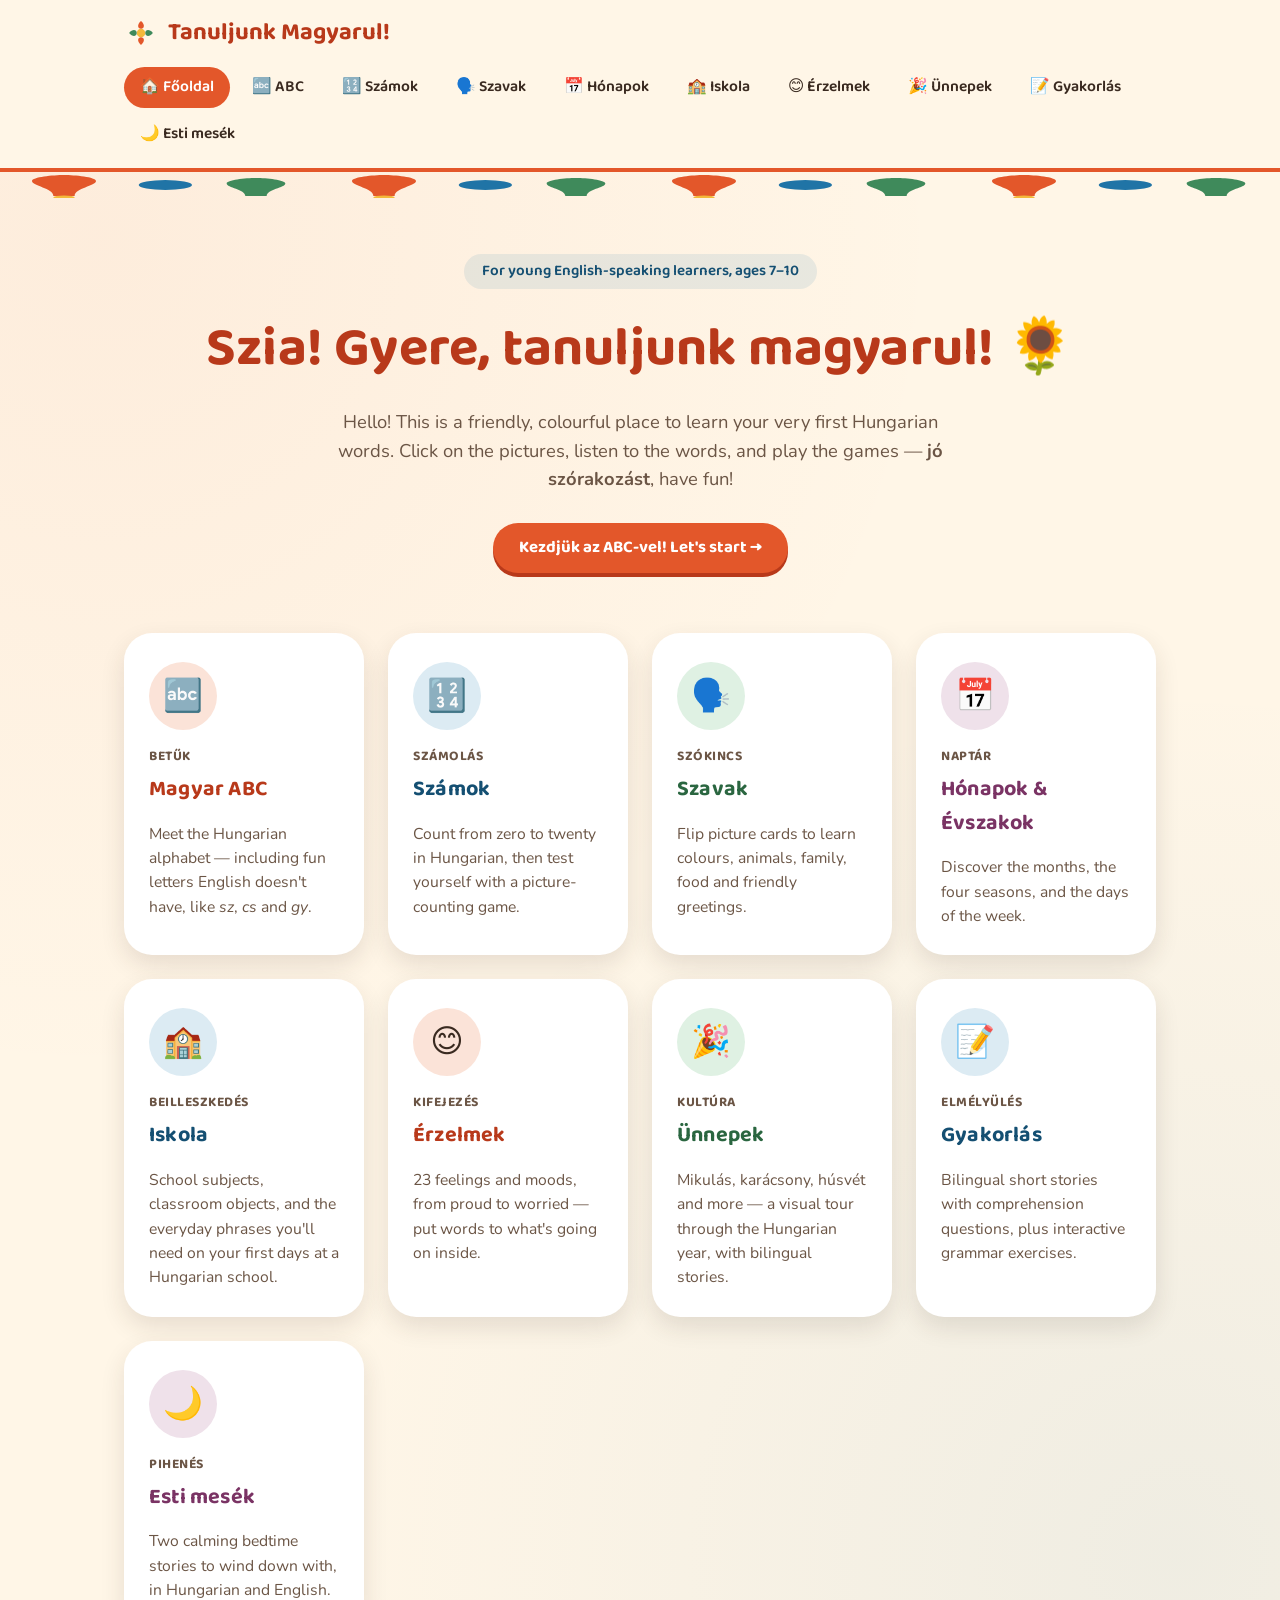
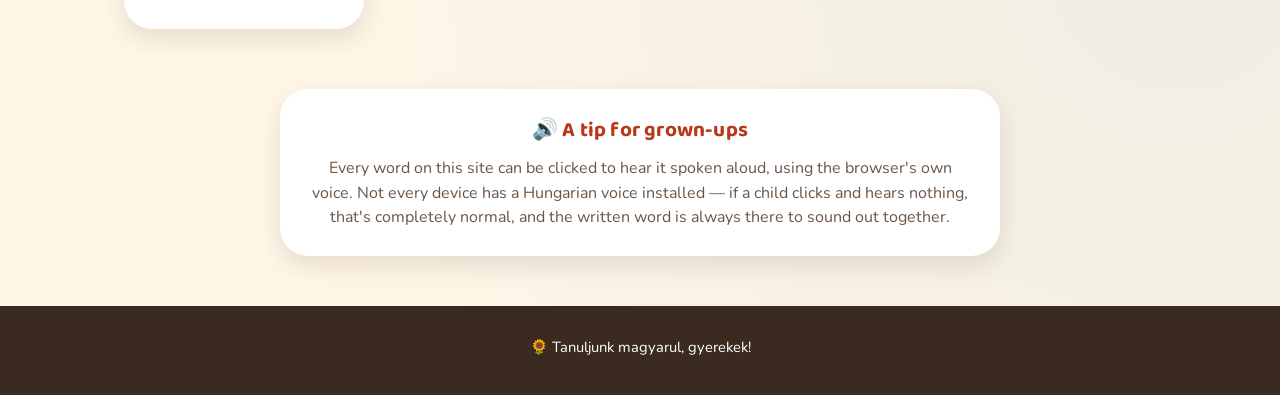
<file: index.html>
<!DOCTYPE html>
<html lang="hu">
<head>
<meta charset="UTF-8">
<meta name="viewport" content="width=device-width, initial-scale=1.0">
<title>Tanuljunk Magyarul! — Magyar nyelv gyerekeknek</title>
<meta name="description" content="Színes, interaktív magyar nyelvtanuló oldal 7-10 éves angol anyanyelvű gyerekeknek. Betűk, számok, szavak, hónapok és évszakok.">
<link rel="preconnect" href="https://fonts.googleapis.com">
<link rel="preconnect" href="https://fonts.gstatic.com" crossorigin>
<link href="https://fonts.googleapis.com/css2?family=Baloo+2:wght@500;700;800&family=Nunito:wght@400;600;700;800&display=swap" rel="stylesheet">
<link rel="stylesheet" href="css/style.css">
</head>
<body>
<a class="skip-link" href="#main">Ugrás a tartalomhoz</a>

<header class="site-header">
  <div class="container">
    <a class="logo" href="index.html">
      <svg class="logo-flower" viewBox="0 0 40 40" xmlns="http://www.w3.org/2000/svg" aria-hidden="true">
        <circle cx="20" cy="20" r="5" fill="var(--yellow)"/>
        <path d="M20 15 C16 15 15 10 20 6 C25 10 24 15 20 15Z" fill="var(--paprika)"/>
        <path d="M20 25 C16 25 15 30 20 34 C25 30 24 25 20 25Z" fill="var(--paprika)"/>
        <path d="M15 20 C15 16 10 15 6 20 C10 25 15 24 15 20Z" fill="var(--green)"/>
        <path d="M25 20 C25 16 30 15 34 20 C30 25 25 24 25 20Z" fill="var(--green)"/>
      </svg>
      Tanuljunk Magyarul!
    </a>
    <nav class="main-nav" aria-label="Fő navigáció">
      <a href="index.html" aria-current="page">🏠 Főoldal</a>
      <a href="abc.html">🔤 ABC</a>
      <a href="numbers.html">🔢 Számok</a>
      <a href="words.html">🗣️ Szavak</a>
      <a href="calendar.html">📅 Hónapok</a>
      <a href="iskola.html">🏫 Iskola</a>
      <a href="erzelmek.html">😊 Érzelmek</a>
      <a href="unnepek.html">🎉 Ünnepek</a>
      <a href="gyakorlas.html">📝 Gyakorlás</a>
      <a href="estimesek.html">🌙 Esti mesék</a>
    </nav>
  </div>
</header>

<div class="folk-border" aria-hidden="true">
  <svg viewBox="0 0 240 26" preserveAspectRatio="none" xmlns="http://www.w3.org/2000/svg">
    <defs>
      <pattern id="tulipPattern" width="60" height="26" patternUnits="userSpaceOnUse">
        <path d="M10 24 C10 16 6 14 6 9 C6 5 10 3 12 3 C14 3 18 5 18 9 C18 14 14 16 14 24 Z" fill="var(--paprika)"/>
        <circle cx="31" cy="13" r="5" fill="var(--blue)"/>
        <path d="M46 24 C46 17 42.5 16 42.5 11.5 C42.5 8 46 6 48 6 C50 6 53.5 8 53.5 11.5 C53.5 16 50 17 50 24 Z" fill="var(--green)"/>
        <circle cx="12" cy="25.5" r="2" fill="var(--yellow)"/>
      </pattern>
    </defs>
    <rect width="240" height="26" fill="url(#tulipPattern)"/>
  </svg>
</div>

<main id="main">
  <section class="hero container">
    <span class="eyebrow">For young English-speaking learners, ages 7–10</span>
    <h1>Szia! Gyere, tanuljunk magyarul! 🌻</h1>
    <p class="subtitle">Hello! This is a friendly, colourful place to learn your very first Hungarian words. Click on the pictures, listen to the words, and play the games — <strong>jó szórakozást</strong>, have fun!</p>
    <a class="btn" href="abc.html">Kezdjük az ABC-vel! Let's start →</a>
  </section>

  <section class="container">
    <div class="category-grid">

      <a class="category-card" href="abc.html" style="--card-accent: var(--paprika-dark); --card-tint: #FBE3D8;">
        <div class="icon-wrap"><span style="font-size:2rem;">🔤</span></div>
        <span class="hu-tag">Betűk</span>
        <h2>Magyar ABC</h2>
        <p>Meet the Hungarian alphabet — including fun letters English doesn't have, like <em>sz</em>, <em>cs</em> and <em>gy</em>.</p>
      </a>

      <a class="category-card" href="numbers.html" style="--card-accent: var(--blue-dark); --card-tint: #DCEBF3;">
        <div class="icon-wrap"><span style="font-size:2rem;">🔢</span></div>
        <span class="hu-tag">Számolás</span>
        <h2>Számok</h2>
        <p>Count from zero to twenty in Hungarian, then test yourself with a picture-counting game.</p>
      </a>

      <a class="category-card" href="words.html" style="--card-accent: var(--green-dark); --card-tint: #DFF1E3;">
        <div class="icon-wrap"><span style="font-size:2rem;">🗣️</span></div>
        <span class="hu-tag">Szókincs</span>
        <h2>Szavak</h2>
        <p>Flip picture cards to learn colours, animals, family, food and friendly greetings.</p>
      </a>

      <a class="category-card" href="calendar.html" style="--card-accent: var(--plum); --card-tint: #EFE1EA;">
        <div class="icon-wrap"><span style="font-size:2rem;">📅</span></div>
        <span class="hu-tag">Naptár</span>
        <h2>Hónapok &amp; Évszakok</h2>
        <p>Discover the months, the four seasons, and the days of the week.</p>
      </a>

      <a class="category-card" href="iskola.html" style="--card-accent: var(--blue-dark); --card-tint: #DCEBF3;">
        <div class="icon-wrap"><span style="font-size:2rem;">🏫</span></div>
        <span class="hu-tag">Beilleszkedés</span>
        <h2>Iskola</h2>
        <p>School subjects, classroom objects, and the everyday phrases you'll need on your first days at a Hungarian school.</p>
      </a>

      <a class="category-card" href="erzelmek.html" style="--card-accent: var(--paprika-dark); --card-tint: #FBE3D8;">
        <div class="icon-wrap"><span style="font-size:2rem;">😊</span></div>
        <span class="hu-tag">Kifejezés</span>
        <h2>Érzelmek</h2>
        <p>23 feelings and moods, from proud to worried — put words to what's going on inside.</p>
      </a>

      <a class="category-card" href="unnepek.html" style="--card-accent: var(--green-dark); --card-tint: #DFF1E3;">
        <div class="icon-wrap"><span style="font-size:2rem;">🎉</span></div>
        <span class="hu-tag">Kultúra</span>
        <h2>Ünnepek</h2>
        <p>Mikulás, karácsony, húsvét and more — a visual tour through the Hungarian year, with bilingual stories.</p>
      </a>

      <a class="category-card" href="gyakorlas.html" style="--card-accent: var(--blue-dark); --card-tint: #DCEBF3;">
        <div class="icon-wrap"><span style="font-size:2rem;">📝</span></div>
        <span class="hu-tag">Elmélyülés</span>
        <h2>Gyakorlás</h2>
        <p>Bilingual short stories with comprehension questions, plus interactive grammar exercises.</p>
      </a>

      <a class="category-card" href="estimesek.html" style="--card-accent: var(--plum); --card-tint: #EFE1EA;">
        <div class="icon-wrap"><span style="font-size:2rem;">🌙</span></div>
        <span class="hu-tag">Pihenés</span>
        <h2>Esti mesék</h2>
        <p>Two calming bedtime stories to wind down with, in Hungarian and English.</p>
      </a>

    </div>
  </section>

  <section class="container" style="padding-bottom:50px;">
    <div style="background:var(--paper); border-radius:var(--radius-lg); box-shadow:var(--shadow-soft); padding:26px 28px; max-width:720px; margin:0 auto; text-align:center;">
      <h2 style="font-size:1.3rem;">🔊 A tip for grown-ups</h2>
      <p style="color:var(--ink-soft); margin-bottom:0;">Every word on this site can be clicked to hear it spoken aloud, using the browser's own voice. Not every device has a Hungarian voice installed — if a child clicks and hears nothing, that's completely normal, and the written word is always there to sound out together.</p>
    </div>
  </section>
</main>

<footer class="site-footer">
  <div class="container">
    <p>🌻 Tanuljunk magyarul, gyerekek!</p>
  </div>
</footer>

<script src="js/script.js"></script>
</body>
</html>
</file>
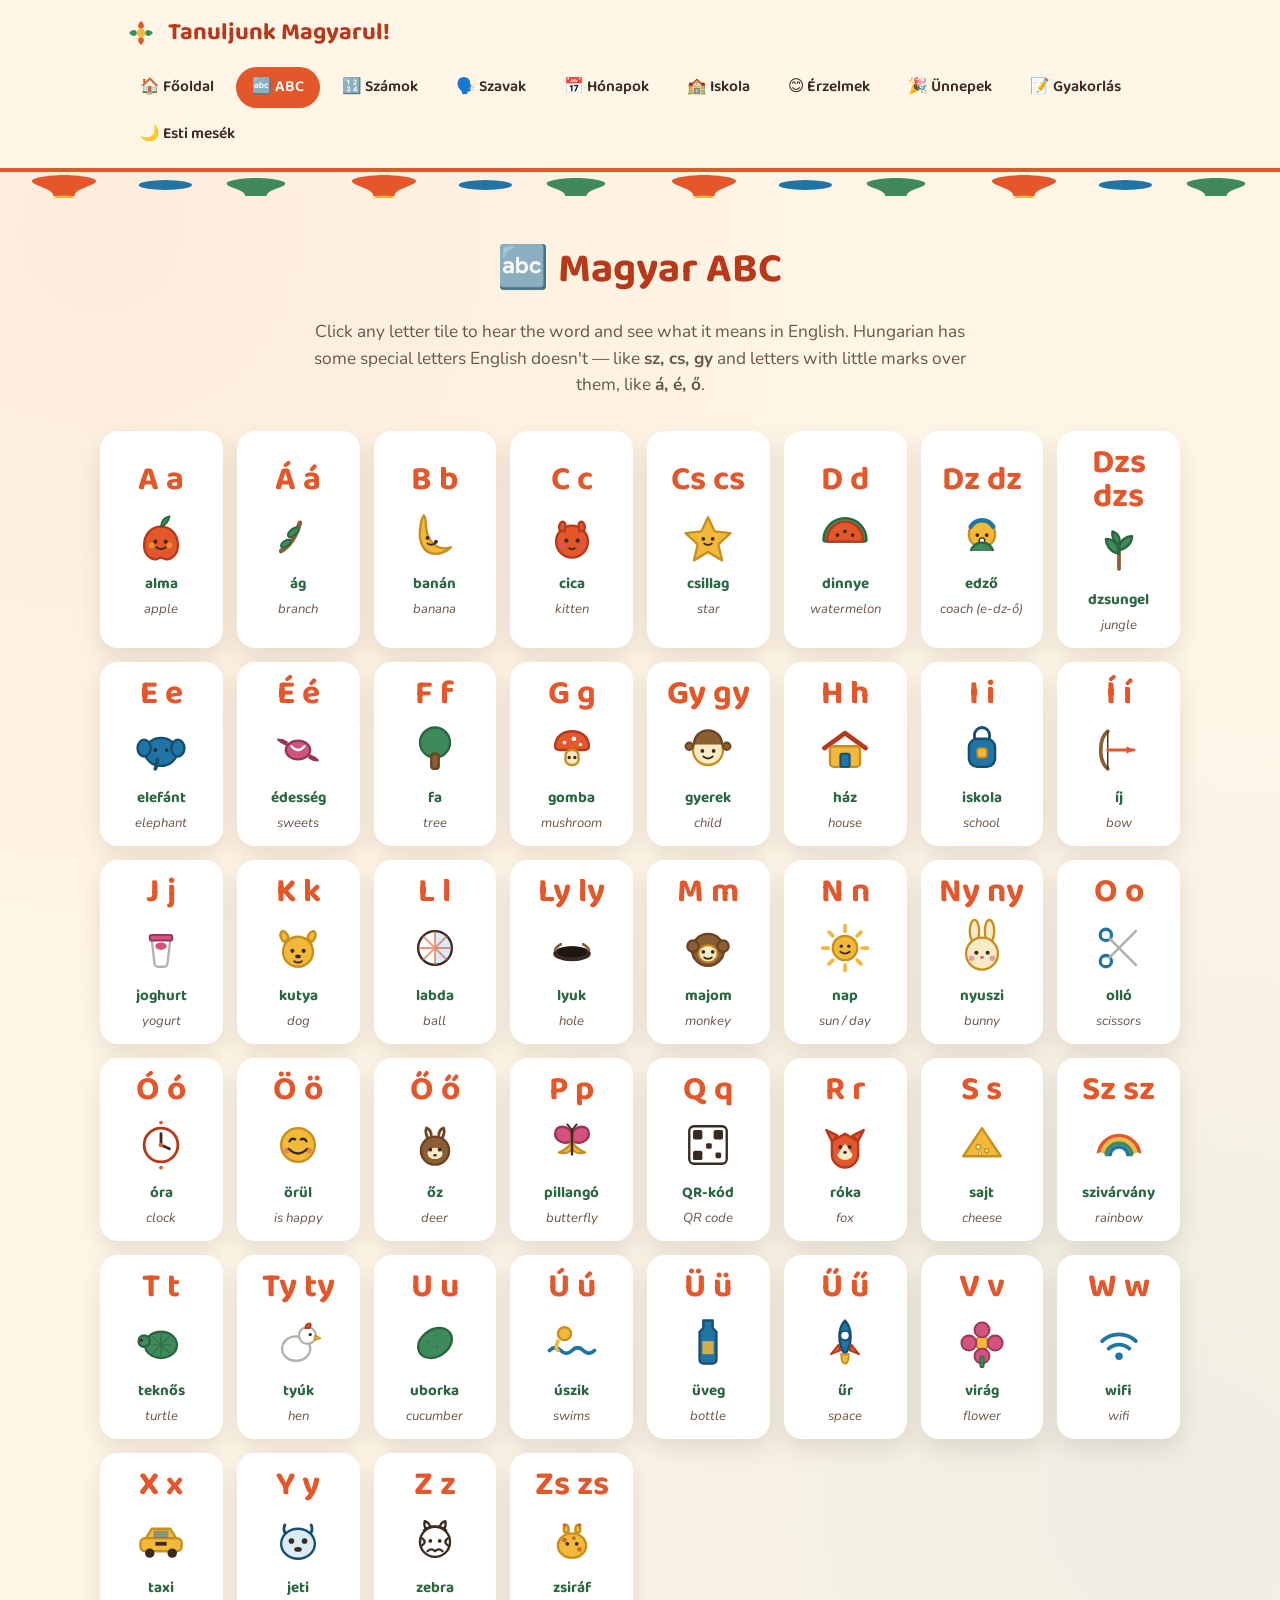
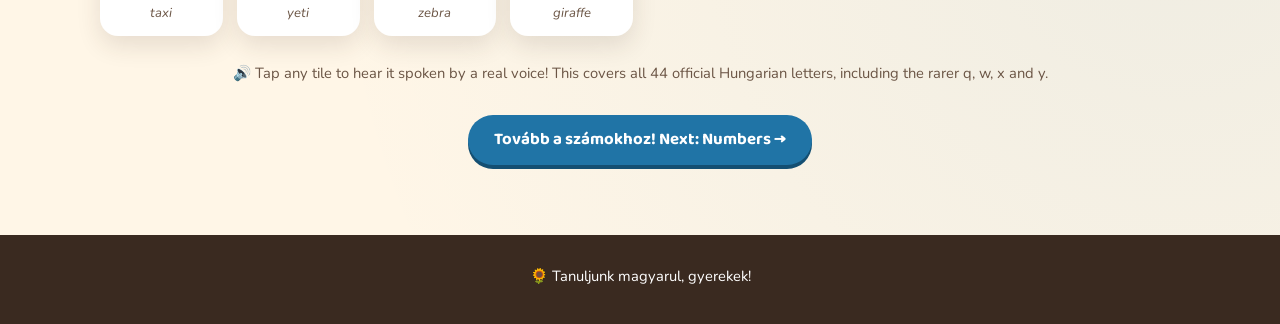
<file: abc.html>
<!DOCTYPE html>
<html lang="hu">
<head>
<meta charset="UTF-8">
<meta name="viewport" content="width=device-width, initial-scale=1.0">
<title>Magyar ABC — Tanuljunk Magyarul!</title>
<meta name="description" content="Ismerd meg a magyar ábécét képekkel és kiejtéssel.">
<link rel="preconnect" href="https://fonts.googleapis.com">
<link rel="preconnect" href="https://fonts.gstatic.com" crossorigin>
<link href="https://fonts.googleapis.com/css2?family=Baloo+2:wght@500;700;800&family=Nunito:wght@400;600;700;800&display=swap" rel="stylesheet">
<link rel="stylesheet" href="css/style.css">
</head>
<body>
<a class="skip-link" href="#main">Ugrás a tartalomhoz</a>

<header class="site-header">
  <div class="container">
    <a class="logo" href="index.html">
      <svg class="logo-flower" viewBox="0 0 40 40" xmlns="http://www.w3.org/2000/svg" aria-hidden="true">
        <circle cx="20" cy="20" r="5" fill="var(--yellow)"/>
        <path d="M20 15 C16 15 15 10 20 6 C25 10 24 15 20 15Z" fill="var(--paprika)"/>
        <path d="M20 25 C16 25 15 30 20 34 C25 30 24 25 20 25Z" fill="var(--paprika)"/>
        <path d="M15 20 C15 16 10 15 6 20 C10 25 15 24 15 20Z" fill="var(--green)"/>
        <path d="M25 20 C25 16 30 15 34 20 C30 25 25 24 25 20Z" fill="var(--green)"/>
      </svg>
      Tanuljunk Magyarul!
    </a>
    <nav class="main-nav" aria-label="Fő navigáció">
      <a href="index.html">🏠 Főoldal</a>
      <a href="abc.html" aria-current="page">🔤 ABC</a>
      <a href="numbers.html">🔢 Számok</a>
      <a href="words.html">🗣️ Szavak</a>
      <a href="calendar.html">📅 Hónapok</a>
      <a href="iskola.html">🏫 Iskola</a>
      <a href="erzelmek.html">😊 Érzelmek</a>
      <a href="unnepek.html">🎉 Ünnepek</a>
      <a href="gyakorlas.html">📝 Gyakorlás</a>
      <a href="estimesek.html">🌙 Esti mesék</a>
    </nav>
  </div>
</header>

<div class="folk-border" aria-hidden="true">
  <svg viewBox="0 0 240 26" preserveAspectRatio="none" xmlns="http://www.w3.org/2000/svg">
    <defs>
      <pattern id="tulipPattern2" width="60" height="26" patternUnits="userSpaceOnUse">
        <path d="M10 24 C10 16 6 14 6 9 C6 5 10 3 12 3 C14 3 18 5 18 9 C18 14 14 16 14 24 Z" fill="var(--paprika)"/>
        <circle cx="31" cy="13" r="5" fill="var(--blue)"/>
        <path d="M46 24 C46 17 42.5 16 42.5 11.5 C42.5 8 46 6 48 6 C50 6 53.5 8 53.5 11.5 C53.5 16 50 17 50 24 Z" fill="var(--green)"/>
        <circle cx="12" cy="25.5" r="2" fill="var(--yellow)"/>
      </pattern>
    </defs>
    <rect width="240" height="26" fill="url(#tulipPattern2)"/>
  </svg>
</div>

<main id="main">
  <section class="page-section container">
    <div class="section-intro">
      <h1>🔤 Magyar ABC</h1>
      <p>Click any letter tile to hear the word and see what it means in English. Hungarian has some special letters English doesn't — like <strong>sz, cs, gy</strong> and letters with little marks over them, like <strong>á, é, ő</strong>.</p>
    </div>

    <div class="tile-grid">
      <button class="tile" data-word="alma" data-audio="audio/abc/a.mp3"><span class="big-letter">A a</span><span class="tile-emoji"><svg viewBox="0 0 64 64"><path d="M32 22c-11 0-18 9-18 20 0 9 6 15 12 15 3 0 4-2 6-2s3 2 6 2c6 0 12-6 12-15 0-11-7-20-18-20z" fill="#E3572A" stroke="#B8391A" stroke-width="2.5" stroke-linejoin="round"/><path d="M32 22c0-6 4-10 9-11-1 6-4 9-9 11z" fill="#3F8A5B" stroke="#2A6640" stroke-width="2" stroke-linejoin="round"/><circle cx="26" cy="38" r="2.2" fill="#3A2A20"/><circle cx="37" cy="38" r="2.2" fill="#3A2A20"/><path d="M27 44q5 4 10 0" stroke="#3A2A20" stroke-width="2" fill="none" stroke-linecap="round"/><circle cx="22" cy="42" r="3" fill="#F3B93B" opacity="0.55"/><circle cx="41" cy="42" r="3" fill="#F3B93B" opacity="0.55"/></svg></span><span class="tile-word">alma</span><span class="tile-eng">apple</span></button>
      <button class="tile" data-word="ág" data-audio="audio/abc/á.mp3"><span class="big-letter">Á á</span><span class="tile-emoji"><svg viewBox="0 0 64 64"><path d="M14 48c10-6 16-16 20-30" stroke="#8B5E34" stroke-width="5" fill="none" stroke-linecap="round"/><ellipse cx="27" cy="28" rx="7" ry="3.5" fill="#3F8A5B" stroke="#2A6640" stroke-width="2" transform="rotate(-40 27 28)"/><ellipse cx="19" cy="40" rx="6" ry="3" fill="#3F8A5B" stroke="#2A6640" stroke-width="2" transform="rotate(-35 19 40)"/></svg></span><span class="tile-word">ág</span><span class="tile-eng">branch</span></button>
      <button class="tile" data-word="banán" data-audio="audio/abc/bé.mp3"><span class="big-letter">B b</span><span class="tile-emoji"><svg viewBox="0 0 64 64"><path d="M17 18c-4 20 2 33 16 33 10 0 16-7 16-7-11 4-27-2-27-28 0-4-2-6-2-6s-2 3-3 8z" fill="#F3B93B" stroke="#C98F1C" stroke-width="2.5" stroke-linejoin="round" stroke-linecap="round"/><circle cx="24" cy="34" r="2" fill="#3A2A20"/><circle cx="33" cy="38" r="2" fill="#3A2A20"/><path d="M24 40q5 3 9-1" stroke="#3A2A20" stroke-width="2" fill="none" stroke-linecap="round"/></svg></span><span class="tile-word">banán</span><span class="tile-eng">banana</span></button>
      <button class="tile" data-word="cica" data-audio="audio/abc/cé.mp3"><span class="big-letter">C c</span><span class="tile-emoji"><svg viewBox="0 0 64 64"><circle cx="32" cy="38" r="17" fill="#E3572A" stroke="#B8391A" stroke-width="2.5"/><path d="M19 26c-2-6 1-10 4-9s2 7 1 10z" fill="#E3572A" stroke="#B8391A" stroke-width="2.5" stroke-linejoin="round"/><path d="M45 26c2-6-1-10-4-9s-2 7-1 10z" fill="#E3572A" stroke="#B8391A" stroke-width="2.5" stroke-linejoin="round"/><circle cx="26" cy="37" r="2.3" fill="#3A2A20"/><circle cx="38" cy="37" r="2.3" fill="#3A2A20"/><circle cx="22" cy="43" r="3.2" fill="#D4537E" opacity="0.5"/><circle cx="42" cy="43" r="3.2" fill="#D4537E" opacity="0.5"/><path d="M29 45q3 2 6 0" stroke="#3A2A20" stroke-width="2" fill="none" stroke-linecap="round"/></svg></span><span class="tile-word">cica</span><span class="tile-eng">kitten</span></button>
      <button class="tile" data-word="csillag" data-audio="audio/abc/csé.mp3"><span class="big-letter">Cs cs</span><span class="tile-emoji"><svg viewBox="0 0 64 64"><path d="M32 12l7 15 17 2-13 12 4 17-15-9-15 9 4-17-13-12 17-2z" fill="#F3B93B" stroke="#C98F1C" stroke-width="2.5" stroke-linejoin="round"/><circle cx="27" cy="35" r="2" fill="#3A2A20"/><circle cx="37" cy="35" r="2" fill="#3A2A20"/><path d="M28 40q4 3 8 0" stroke="#3A2A20" stroke-width="2" fill="none" stroke-linecap="round"/></svg></span><span class="tile-word">csillag</span><span class="tile-eng">star</span></button>
      <button class="tile" data-word="dinnye" data-audio="audio/abc/dé.mp3"><span class="big-letter">D d</span><span class="tile-emoji"><svg viewBox="0 0 64 64"><path d="M9 36a23 23 0 0146 0c0 1-1 2-3 2H12c-2 0-3-1-3-2z" fill="#3F8A5B" stroke="#2A6640" stroke-width="2.5" stroke-linejoin="round"/><path d="M13 36a19 19 0 0138 0c0 1-1 2-2 2H15c-1 0-2-1-2-2z" fill="#E3572A" stroke="#B8391A" stroke-width="2.5" stroke-linejoin="round"/><circle cx="24" cy="31" r="2" fill="#3A2A20"/><circle cx="32" cy="27" r="2" fill="#3A2A20"/><circle cx="40" cy="31" r="2" fill="#3A2A20"/></svg></span><span class="tile-word">dinnye</span><span class="tile-eng">watermelon</span></button>
      <button class="tile" data-word="edző" data-audio="audio/abc/dzé.mp3"><span class="big-letter">Dz dz</span><span class="tile-emoji"><svg viewBox="0 0 64 64"><circle cx="32" cy="30" r="14" fill="#F3B93B" stroke="#C98F1C" stroke-width="2.5"/><path d="M20 22a14 14 0 0124 0" fill="none" stroke="#2074A6" stroke-width="5" stroke-linecap="round"/><circle cx="27" cy="31" r="2" fill="#3A2A20"/><circle cx="37" cy="31" r="2" fill="#3A2A20"/><circle cx="32" cy="37" r="3" fill="#fff" stroke="#3A2A20" stroke-width="1.5"/><path d="M20 48c2-6 7-9 12-9s10 3 12 9" fill="#3F8A5B" stroke="#2A6640" stroke-width="2.5" stroke-linejoin="round"/></svg></span><span class="tile-word">edző</span><span class="tile-eng">coach (e‑dz‑ő)</span></button>
      <button class="tile" data-word="dzsungel" data-audio="audio/abc/dzsé.mp3"><span class="big-letter">Dzs dzs</span><span class="tile-emoji"><svg viewBox="0 0 64 64"><path d="M32 50V30" stroke="#8B5E34" stroke-width="4" stroke-linecap="round"/><path d="M32 34c-10-2-14-10-14-16 8 0 14 6 14 16z" fill="#3F8A5B" stroke="#2A6640" stroke-width="2.5" stroke-linejoin="round"/><path d="M32 30c10-2 14-9 14-15-8 0-14 6-14 15z" fill="#3F8A5B" stroke="#2A6640" stroke-width="2.5" stroke-linejoin="round"/><path d="M32 24c-6-3-8-9-7-14 6 2 9 7 7 14z" fill="#3F8A5B" stroke="#2A6640" stroke-width="2.5" stroke-linejoin="round"/></svg></span><span class="tile-word">dzsungel</span><span class="tile-eng">jungle</span></button>
      <button class="tile" data-word="elefánt" data-audio="audio/abc/e.mp3"><span class="big-letter">E e</span><span class="tile-emoji"><svg viewBox="0 0 64 64"><ellipse cx="32" cy="34" rx="17" ry="15" fill="#2074A6" stroke="#144F72" stroke-width="2.5"/><ellipse cx="14" cy="30" rx="7" ry="9" fill="#2074A6" stroke="#144F72" stroke-width="2.5"/><ellipse cx="50" cy="30" rx="7" ry="9" fill="#2074A6" stroke="#144F72" stroke-width="2.5"/><path d="M28 42c0 6-2 10-2 10" stroke="#144F72" stroke-width="4" fill="none" stroke-linecap="round"/><circle cx="26" cy="32" r="2" fill="#3A2A20"/><circle cx="38" cy="32" r="2" fill="#3A2A20"/></svg></span><span class="tile-word">elefánt</span><span class="tile-eng">elephant</span></button>
      <button class="tile" data-word="édesség" data-audio="audio/abc/é.mp3"><span class="big-letter">É é</span><span class="tile-emoji"><svg viewBox="0 0 64 64"><ellipse cx="32" cy="32" rx="13" ry="10" fill="#D4537E" stroke="#993556" stroke-width="2.5"/><path d="M19 26c-5-2-8-5-8-5s5 0 9 3z" fill="#D4537E" stroke="#993556" stroke-width="2.5" stroke-linejoin="round"/><path d="M45 38c5 2 8 5 8 5s-5 0-9-3z" fill="#D4537E" stroke="#993556" stroke-width="2.5" stroke-linejoin="round"/><path d="M25 28q7 8 14 0" stroke="#fff" stroke-width="2.5" fill="none" stroke-linecap="round"/></svg></span><span class="tile-word">édesség</span><span class="tile-eng">sweets</span></button>
      <button class="tile" data-word="fa" data-audio="audio/abc/ef.mp3"><span class="big-letter">F f</span><span class="tile-emoji"><svg viewBox="0 0 64 64"><circle cx="32" cy="24" r="16" fill="#3F8A5B" stroke="#2A6640" stroke-width="2.5"/><rect x="28" y="36" width="8" height="16" rx="3" fill="#8B5E34" stroke="#6B4423" stroke-width="2.5"/></svg></span><span class="tile-word">fa</span><span class="tile-eng">tree</span></button>
      <button class="tile" data-word="gomba" data-audio="audio/abc/gé.mp3"><span class="big-letter">G g</span><span class="tile-emoji"><svg viewBox="0 0 64 64"><path d="M14 28c0-10 8-16 18-16s18 6 18 16c0 3-2 4-5 4H19c-3 0-5-1-5-4z" fill="#E3572A" stroke="#B8391A" stroke-width="2.5" stroke-linejoin="round"/><circle cx="24" cy="24" r="2" fill="#fff"/><circle cx="34" cy="20" r="2.4" fill="#fff"/><circle cx="41" cy="26" r="1.8" fill="#fff"/><rect x="25" y="32" width="14" height="16" rx="6" fill="#F9EAC5" stroke="#C98F1C" stroke-width="2.5"/><circle cx="29" cy="40" r="1.8" fill="#3A2A20"/><circle cx="35" cy="40" r="1.8" fill="#3A2A20"/></svg></span><span class="tile-word">gomba</span><span class="tile-eng">mushroom</span></button>
      <button class="tile" data-word="gyerek" data-audio="audio/abc/gyé.mp3"><span class="big-letter">Gy gy</span><span class="tile-emoji"><svg viewBox="0 0 64 64"><circle cx="32" cy="32" r="16" fill="#F9EAC5" stroke="#C98F1C" stroke-width="2.5"/><path d="M17 26a15 15 0 0130 0" fill="#8B5E34" stroke="#6B4423" stroke-width="2.5"/><circle cx="12" cy="28" r="4" fill="#8B5E34" stroke="#6B4423" stroke-width="2"/><circle cx="52" cy="28" r="4" fill="#8B5E34" stroke="#6B4423" stroke-width="2"/><circle cx="26" cy="33" r="2" fill="#3A2A20"/><circle cx="38" cy="33" r="2" fill="#3A2A20"/><path d="M27 39q5 4 10 0" stroke="#3A2A20" stroke-width="2" fill="none" stroke-linecap="round"/></svg></span><span class="tile-word">gyerek</span><span class="tile-eng">child</span></button>
      <button class="tile" data-word="ház" data-audio="audio/abc/há.mp3"><span class="big-letter">H h</span><span class="tile-emoji"><svg viewBox="0 0 64 64"><path d="M10 30l22-16 22 16" fill="none" stroke="#B8391A" stroke-width="5" stroke-linecap="round" stroke-linejoin="round"/><rect x="16" y="28" width="32" height="22" rx="4" fill="#F3B93B" stroke="#C98F1C" stroke-width="2.5"/><rect x="27" y="36" width="10" height="14" rx="2" fill="#2074A6" stroke="#144F72" stroke-width="2"/></svg></span><span class="tile-word">ház</span><span class="tile-eng">house</span></button>
      <button class="tile" data-word="iskola" data-audio="audio/abc/i.mp3"><span class="big-letter">I i</span><span class="tile-emoji"><svg viewBox="0 0 64 64"><rect x="18" y="20" width="28" height="30" rx="9" fill="#2074A6" stroke="#144F72" stroke-width="2.5"/><path d="M24 20v-4a8 8 0 0116 0v4" fill="none" stroke="#144F72" stroke-width="3"/><rect x="27" y="30" width="10" height="10" rx="3" fill="#F3B93B" stroke="#C98F1C" stroke-width="2"/></svg></span><span class="tile-word">iskola</span><span class="tile-eng">school</span></button>
      <button class="tile" data-word="íj" data-audio="audio/abc/í.mp3"><span class="big-letter">Í í</span><span class="tile-emoji"><svg viewBox="0 0 64 64"><path d="M20 12c-10 8-10 32 0 40" fill="none" stroke="#8B5E34" stroke-width="4" stroke-linecap="round"/><line x1="20" y1="12" x2="20" y2="52" stroke="#3A2A20" stroke-width="1.5"/><line x1="20" y1="32" x2="48" y2="32" stroke="#E3572A" stroke-width="3" stroke-linecap="round"/><path d="M48 32l-8-4v8z" fill="#E3572A"/></svg></span><span class="tile-word">íj</span><span class="tile-eng">bow</span></button>
      <button class="tile" data-word="joghurt" data-audio="audio/abc/jé.mp3"><span class="big-letter">J j</span><span class="tile-emoji"><svg viewBox="0 0 64 64"><path d="M22 22h20l-3 26a4 4 0 01-4 4H29a4 4 0 01-4-4z" fill="#fff" stroke="#B4B2A9" stroke-width="2.5" stroke-linejoin="round"/><rect x="20" y="18" width="24" height="6" rx="2" fill="#D4537E" stroke="#993556" stroke-width="2"/><ellipse cx="32" cy="30" rx="6" ry="4" fill="#D4537E"/></svg></span><span class="tile-word">joghurt</span><span class="tile-eng">yogurt</span></button>
      <button class="tile" data-word="kutya" data-audio="audio/abc/ká.mp3"><span class="big-letter">K k</span><span class="tile-emoji"><svg viewBox="0 0 64 64"><circle cx="32" cy="36" r="16" fill="#F3B93B" stroke="#C98F1C" stroke-width="2.5"/><path d="M18 26c-4-2-6-8-4-11s7 1 8 6z" fill="#F3B93B" stroke="#C98F1C" stroke-width="2.5" stroke-linejoin="round"/><path d="M46 26c4-2 6-8 4-11s-7 1-8 6z" fill="#F3B93B" stroke="#C98F1C" stroke-width="2.5" stroke-linejoin="round"/><circle cx="26" cy="35" r="2.2" fill="#3A2A20"/><circle cx="38" cy="35" r="2.2" fill="#3A2A20"/><ellipse cx="32" cy="41" rx="3" ry="2" fill="#3A2A20"/><path d="M28 46q4 3 8 0" stroke="#3A2A20" stroke-width="2" fill="none" stroke-linecap="round"/></svg></span><span class="tile-word">kutya</span><span class="tile-eng">dog</span></button>
      <button class="tile" data-word="labda" data-audio="audio/abc/el.mp3"><span class="big-letter">L l</span><span class="tile-emoji"><svg viewBox="0 0 64 64"><circle cx="32" cy="32" r="18" fill="#fff" stroke="#3A2A20" stroke-width="2.5"/><path d="M32 14v36M14 32h36M19 19l26 26M45 19L19 45" stroke="#E3572A" stroke-width="2" opacity="0.6"/><path d="M32 14a18 18 0 010 36" fill="#2074A6" opacity="0.15"/></svg></span><span class="tile-word">labda</span><span class="tile-eng">ball</span></button>
      <button class="tile" data-word="lyuk" data-audio="audio/abc/el-ipszilon.mp3"><span class="big-letter">Ly ly</span><span class="tile-emoji"><svg viewBox="0 0 64 64"><ellipse cx="32" cy="38" rx="20" ry="8" fill="#3A2A20"/><ellipse cx="32" cy="36" rx="16" ry="6" fill="#1f1610"/><path d="M14 34c2-4 6-6 6-6M50 34c-2-4-6-6-6-6" stroke="#8B5E34" stroke-width="3" fill="none" stroke-linecap="round"/></svg></span><span class="tile-word">lyuk</span><span class="tile-eng">hole</span></button>
      <button class="tile" data-word="majom" data-audio="audio/abc/em.mp3"><span class="big-letter">M m</span><span class="tile-emoji"><svg viewBox="0 0 64 64"><circle cx="32" cy="34" r="17" fill="#8B5E34" stroke="#6B4423" stroke-width="2.5"/><circle cx="16" cy="30" r="6" fill="#8B5E34" stroke="#6B4423" stroke-width="2.5"/><circle cx="48" cy="30" r="6" fill="#8B5E34" stroke="#6B4423" stroke-width="2.5"/><ellipse cx="32" cy="38" rx="10" ry="9" fill="#F9EAC5" stroke="#C98F1C" stroke-width="2"/><circle cx="27" cy="36" r="2" fill="#3A2A20"/><circle cx="37" cy="36" r="2" fill="#3A2A20"/><path d="M28 42q4 3 8 0" stroke="#3A2A20" stroke-width="2" fill="none" stroke-linecap="round"/></svg></span><span class="tile-word">majom</span><span class="tile-eng">monkey</span></button>
      <button class="tile" data-word="nap" data-audio="audio/abc/en.mp3"><span class="big-letter">N n</span><span class="tile-emoji"><svg viewBox="0 0 64 64"><circle cx="32" cy="32" r="13" fill="#F3B93B" stroke="#C98F1C" stroke-width="2.5"/><g stroke="#F3B93B" stroke-width="4" stroke-linecap="round"><line x1="32" y1="8" x2="32" y2="14"/><line x1="32" y1="50" x2="32" y2="56"/><line x1="8" y1="32" x2="14" y2="32"/><line x1="50" y1="32" x2="56" y2="32"/><line x1="15" y1="15" x2="19" y2="19"/><line x1="45" y1="45" x2="49" y2="49"/><line x1="15" y1="49" x2="19" y2="45"/><line x1="45" y1="19" x2="49" y2="15"/></g><circle cx="28" cy="30" r="1.8" fill="#3A2A20"/><circle cx="36" cy="30" r="1.8" fill="#3A2A20"/><path d="M27 36q5 4 10 0" stroke="#3A2A20" stroke-width="2" fill="none" stroke-linecap="round"/></svg></span><span class="tile-word">nap</span><span class="tile-eng">sun / day</span></button>
      <button class="tile" data-word="nyuszi" data-audio="audio/abc/eny.mp3"><span class="big-letter">Ny ny</span><span class="tile-emoji"><svg viewBox="0 0 64 64"><ellipse cx="24" cy="14" rx="5" ry="12" fill="#F9EAC5" stroke="#C98F1C" stroke-width="2.5"/><ellipse cx="40" cy="14" rx="5" ry="12" fill="#F9EAC5" stroke="#C98F1C" stroke-width="2.5"/><circle cx="32" cy="38" r="17" fill="#F9EAC5" stroke="#C98F1C" stroke-width="2.5"/><circle cx="26" cy="37" r="2.2" fill="#3A2A20"/><circle cx="38" cy="37" r="2.2" fill="#3A2A20"/><ellipse cx="32" cy="42" rx="2" ry="1.5" fill="#D4537E"/><circle cx="21" cy="43" r="3" fill="#D4537E" opacity="0.5"/><circle cx="43" cy="43" r="3" fill="#D4537E" opacity="0.5"/></svg></span><span class="tile-word">nyuszi</span><span class="tile-eng">bunny</span></button>
      <button class="tile" data-word="olló" data-audio="audio/abc/o.mp3"><span class="big-letter">O o</span><span class="tile-emoji"><svg viewBox="0 0 64 64"><circle cx="18" cy="46" r="6" fill="none" stroke="#2074A6" stroke-width="3.5"/><circle cx="18" cy="18" r="6" fill="none" stroke="#2074A6" stroke-width="3.5"/><path d="M22 22L50 50M22 42L50 14" stroke="#B4B2A9" stroke-width="3" stroke-linecap="round"/></svg></span><span class="tile-word">olló</span><span class="tile-eng">scissors</span></button>
      <button class="tile" data-word="óra" data-audio="audio/abc/ó.mp3"><span class="big-letter">Ó ó</span><span class="tile-emoji"><svg viewBox="0 0 64 64"><circle cx="32" cy="32" r="18" fill="#fff" stroke="#B8391A" stroke-width="3"/><line x1="32" y1="32" x2="32" y2="20" stroke="#3A2A20" stroke-width="3" stroke-linecap="round"/><line x1="32" y1="32" x2="41" y2="36" stroke="#3A2A20" stroke-width="3" stroke-linecap="round"/><circle cx="32" cy="32" r="2.5" fill="#E3572A"/><circle cx="32" cy="8" r="2" fill="#E3572A"/><circle cx="32" cy="56" r="2" fill="#E3572A"/></svg></span><span class="tile-word">óra</span><span class="tile-eng">clock</span></button>
      <button class="tile" data-word="örül" data-audio="audio/abc/ö.mp3"><span class="big-letter">Ö ö</span><span class="tile-emoji"><svg viewBox="0 0 64 64"><circle cx="32" cy="32" r="18" fill="#F3B93B" stroke="#C98F1C" stroke-width="2.5"/><path d="M23 28q2-4 6-2M35 26q4-2 6 2" stroke="#3A2A20" stroke-width="2.5" fill="none" stroke-linecap="round"/><path d="M22 36q10 10 20 0" stroke="#3A2A20" stroke-width="2.5" fill="none" stroke-linecap="round"/><circle cx="20" cy="38" r="3" fill="#D4537E" opacity="0.5"/><circle cx="44" cy="38" r="3" fill="#D4537E" opacity="0.5"/></svg></span><span class="tile-word">örül</span><span class="tile-eng">is happy</span></button>
      <button class="tile" data-word="őz" data-audio="audio/abc/ő.mp3"><span class="big-letter">Ő ő</span><span class="tile-emoji"><svg viewBox="0 0 64 64"><circle cx="32" cy="38" r="15" fill="#8B5E34" stroke="#6B4423" stroke-width="2.5"/><path d="M24 24c-3-6-1-10-1-10s4 1 5 7M40 24c3-6 1-10 1-10s-4 1-5 7" stroke="#6B4423" stroke-width="3" fill="none" stroke-linecap="round"/><ellipse cx="32" cy="41" rx="8" ry="6" fill="#F9EAC5"/><circle cx="27" cy="37" r="2" fill="#3A2A20"/><circle cx="37" cy="37" r="2" fill="#3A2A20"/><ellipse cx="32" cy="43" rx="1.8" ry="1.3" fill="#3A2A20"/></svg></span><span class="tile-word">őz</span><span class="tile-eng">deer</span></button>
      <button class="tile" data-word="pillangó" data-audio="audio/abc/pé.mp3"><span class="big-letter">P p</span><span class="tile-emoji"><svg viewBox="0 0 64 64"><path d="M32 20c-4-10-18-10-18 0 0 8 10 12 18 8z" fill="#D4537E" stroke="#993556" stroke-width="2.5" stroke-linejoin="round"/><path d="M32 20c4-10 18-10 18 0 0 8-10 12-18 8z" fill="#D4537E" stroke="#993556" stroke-width="2.5" stroke-linejoin="round"/><path d="M32 28c-3 8-14 12-14 12 0 0 10 3 14-4z" fill="#F3B93B" stroke="#C98F1C" stroke-width="2.5" stroke-linejoin="round"/><path d="M32 28c3 8 14 12 14 12 0 0-10 3-14-4z" fill="#F3B93B" stroke="#C98F1C" stroke-width="2.5" stroke-linejoin="round"/><line x1="32" y1="16" x2="32" y2="42" stroke="#3A2A20" stroke-width="2.5" stroke-linecap="round"/><line x1="32" y1="16" x2="27" y2="10" stroke="#3A2A20" stroke-width="2" stroke-linecap="round"/><line x1="32" y1="16" x2="37" y2="10" stroke="#3A2A20" stroke-width="2" stroke-linecap="round"/></svg></span><span class="tile-word">pillangó</span><span class="tile-eng">butterfly</span></button>
      <button class="tile" data-word="QR-kód" data-audio="audio/abc/kú.mp3"><span class="big-letter">Q q</span><span class="tile-emoji"><svg viewBox="0 0 64 64"><rect x="12" y="12" width="40" height="40" rx="5" fill="#fff" stroke="#3A2A20" stroke-width="2.5"/><rect x="16" y="16" width="10" height="10" rx="2" fill="#3A2A20"/><rect x="38" y="16" width="10" height="10" rx="2" fill="#3A2A20"/><rect x="16" y="38" width="10" height="10" rx="2" fill="#3A2A20"/><rect x="30" y="30" width="6" height="6" rx="1.5" fill="#3A2A20"/><rect x="40" y="40" width="6" height="6" rx="1.5" fill="#3A2A20"/></svg></span><span class="tile-word">QR-kód</span><span class="tile-eng">QR code</span></button>
      <button class="tile" data-word="róka" data-audio="audio/abc/er.mp3"><span class="big-letter">R r</span><span class="tile-emoji"><svg viewBox="0 0 64 64"><path d="M32 20l-14 8v14a14 14 0 0028 0V28z" fill="#E3572A" stroke="#B8391A" stroke-width="2.5" stroke-linejoin="round"/><path d="M18 28l-6-12 12 6zM46 28l6-12-12 6z" fill="#E3572A" stroke="#B8391A" stroke-width="2.5" stroke-linejoin="round"/><path d="M32 30l-8 12a8 6 0 0016 0z" fill="#F9EAC5"/><circle cx="27" cy="34" r="2" fill="#3A2A20"/><circle cx="37" cy="34" r="2" fill="#3A2A20"/><ellipse cx="32" cy="40" rx="2" ry="1.5" fill="#3A2A20"/></svg></span><span class="tile-word">róka</span><span class="tile-eng">fox</span></button>
      <button class="tile" data-word="sajt" data-audio="audio/abc/es.mp3"><span class="big-letter">S s</span><span class="tile-emoji"><svg viewBox="0 0 64 64"><path d="M12 44L32 14l20 30z" fill="#F3B93B" stroke="#C98F1C" stroke-width="2.5" stroke-linejoin="round"/><circle cx="28" cy="34" r="2.5" fill="#fff" stroke="#C98F1C" stroke-width="1.5"/><circle cx="37" cy="38" r="2" fill="#fff" stroke="#C98F1C" stroke-width="1.5"/><circle cx="30" cy="41" r="1.6" fill="#fff" stroke="#C98F1C" stroke-width="1.2"/></svg></span><span class="tile-word">sajt</span><span class="tile-eng">cheese</span></button>
      <button class="tile" data-word="szivárvány" data-audio="audio/abc/esz.mp3"><span class="big-letter">Sz sz</span><span class="tile-emoji"><svg viewBox="0 0 64 64"><path d="M10 44a22 22 0 0144 0" fill="none" stroke="#E3572A" stroke-width="4"/><path d="M14 44a18 18 0 0136 0" fill="none" stroke="#F3B93B" stroke-width="4"/><path d="M18 44a14 14 0 0128 0" fill="none" stroke="#3F8A5B" stroke-width="4"/><path d="M22 44a10 10 0 0120 0" fill="none" stroke="#2074A6" stroke-width="4"/><circle cx="12" cy="46" r="6" fill="#fff"/><circle cx="52" cy="46" r="6" fill="#fff"/></svg></span><span class="tile-word">szivárvány</span><span class="tile-eng">rainbow</span></button>
      <button class="tile" data-word="teknős" data-audio="audio/abc/té.mp3"><span class="big-letter">T t</span><span class="tile-emoji"><svg viewBox="0 0 64 64"><ellipse cx="32" cy="34" rx="17" ry="14" fill="#3F8A5B" stroke="#2A6640" stroke-width="2.5"/><path d="M32 22v24M20 34h24M23 25l18 18M41 25L23 43" stroke="#2A6640" stroke-width="1.5" opacity="0.6"/><circle cx="14" cy="30" r="6" fill="#3F8A5B" stroke="#2A6640" stroke-width="2.5"/><circle cx="11" cy="29" r="1.6" fill="#3A2A20"/></svg></span><span class="tile-word">teknős</span><span class="tile-eng">turtle</span></button>
      <button class="tile" data-word="tyúk" data-audio="audio/abc/tyé.mp3"><span class="big-letter">Ty ty</span><span class="tile-emoji"><svg viewBox="0 0 64 64"><ellipse cx="30" cy="38" rx="15" ry="13" fill="#fff" stroke="#B4B2A9" stroke-width="2.5"/><circle cx="42" cy="24" r="9" fill="#fff" stroke="#B4B2A9" stroke-width="2.5"/><path d="M40 16c0-3 2-5 4-5s2 3 0 5z" fill="#E3572A" stroke="#B8391A" stroke-width="2"/><path d="M50 24l6 3-6 2z" fill="#F3B93B" stroke="#C98F1C" stroke-width="1.5" stroke-linejoin="round"/><circle cx="45" cy="23" r="1.8" fill="#3A2A20"/></svg></span><span class="tile-word">tyúk</span><span class="tile-eng">hen</span></button>
      <button class="tile" data-word="uborka" data-audio="audio/abc/u.mp3"><span class="big-letter">U u</span><span class="tile-emoji"><svg viewBox="0 0 64 64"><path d="M14 36c0-10 12-20 22-20s14 6 14 12c0 10-12 20-22 20s-14-6-14-12z" fill="#3F8A5B" stroke="#2A6640" stroke-width="2.5" stroke-linejoin="round"/><circle cx="24" cy="30" r="1.6" fill="#2A6640" opacity="0.5"/><circle cx="32" cy="24" r="1.6" fill="#2A6640" opacity="0.5"/><circle cx="34" cy="36" r="1.6" fill="#2A6640" opacity="0.5"/></svg></span><span class="tile-word">uborka</span><span class="tile-eng">cucumber</span></button>
      <button class="tile" data-word="úszik" data-audio="audio/abc/ú.mp3"><span class="big-letter">Ú ú</span><span class="tile-emoji"><svg viewBox="0 0 64 64"><path d="M8 40q6-6 12 0t12 0 12 0 12 0" stroke="#2074A6" stroke-width="4" fill="none" stroke-linecap="round"/><circle cx="24" cy="22" r="7" fill="#F3B93B" stroke="#C98F1C" stroke-width="2.5"/><path d="M17 30c-2 4-2 8 0 10" stroke="#F3B93B" stroke-width="4" fill="none" stroke-linecap="round"/></svg></span><span class="tile-word">úszik</span><span class="tile-eng">swims</span></button>
      <button class="tile" data-word="üveg" data-audio="audio/abc/ü.mp3"><span class="big-letter">Ü ü</span><span class="tile-emoji"><svg viewBox="0 0 64 64"><path d="M27 8h10v8l4 4v30a4 4 0 01-4 4H27a4 4 0 01-4-4V20l4-4z" fill="#2074A6" stroke="#144F72" stroke-width="2.5" stroke-linejoin="round"/><rect x="26" y="30" width="12" height="14" fill="#F3B93B" opacity="0.85"/></svg></span><span class="tile-word">üveg</span><span class="tile-eng">bottle</span></button>
      <button class="tile" data-word="űr" data-audio="audio/abc/ű.mp3"><span class="big-letter">Ű ű</span><span class="tile-emoji"><svg viewBox="0 0 64 64"><path d="M32 8c8 8 8 26 0 36-8-10-8-28 0-36z" fill="#2074A6" stroke="#144F72" stroke-width="2.5" stroke-linejoin="round"/><circle cx="32" cy="24" r="5" fill="#fff" stroke="#144F72" stroke-width="2"/><path d="M25 34l-8 10 10-4zM39 34l8 10-10-4z" fill="#E3572A" stroke="#B8391A" stroke-width="2" stroke-linejoin="round"/><path d="M28 44c0 6 1 10 4 10s4-4 4-10z" fill="#F3B93B" stroke="#C98F1C" stroke-width="2"/></svg></span><span class="tile-word">űr</span><span class="tile-eng">space</span></button>
      <button class="tile" data-word="virág" data-audio="audio/abc/vé.mp3"><span class="big-letter">V v</span><span class="tile-emoji"><svg viewBox="0 0 64 64"><circle cx="32" cy="32" r="7" fill="#F3B93B" stroke="#C98F1C" stroke-width="2"/><circle cx="32" cy="18" r="8" fill="#D4537E" stroke="#993556" stroke-width="2"/><circle cx="32" cy="46" r="8" fill="#D4537E" stroke="#993556" stroke-width="2"/><circle cx="18" cy="32" r="8" fill="#D4537E" stroke="#993556" stroke-width="2"/><circle cx="46" cy="32" r="8" fill="#D4537E" stroke="#993556" stroke-width="2"/><rect x="30" y="46" width="4" height="12" rx="2" fill="#3F8A5B" stroke="#2A6640" stroke-width="1.5"/></svg></span><span class="tile-word">virág</span><span class="tile-eng">flower</span></button>
      <button class="tile" data-word="wifi" data-audio="audio/abc/duplavé.mp3"><span class="big-letter">W w</span><span class="tile-emoji"><svg viewBox="0 0 64 64"><path d="M14 30a26 26 0 0136 0" fill="none" stroke="#2074A6" stroke-width="4" stroke-linecap="round"/><path d="M21 38a16 16 0 0122 0" fill="none" stroke="#2074A6" stroke-width="4" stroke-linecap="round"/><circle cx="32" cy="46" r="4" fill="#2074A6"/></svg></span><span class="tile-word">wifi</span><span class="tile-eng">wifi</span></button>
      <button class="tile" data-word="taxi" data-audio="audio/abc/iksz.mp3"><span class="big-letter">X x</span><span class="tile-emoji"><svg viewBox="0 0 64 64"><rect x="10" y="30" width="44" height="14" rx="5" fill="#F3B93B" stroke="#C98F1C" stroke-width="2.5"/><path d="M16 30l6-10h20l6 10z" fill="#F3B93B" stroke="#C98F1C" stroke-width="2.5" stroke-linejoin="round"/><rect x="24" y="22" width="16" height="8" fill="#2074A6" opacity="0.5"/><circle cx="20" cy="46" r="5" fill="#3A2A20"/><circle cx="44" cy="46" r="5" fill="#3A2A20"/><rect x="26" y="34" width="12" height="4" fill="#3A2A20"/></svg></span><span class="tile-word">taxi</span><span class="tile-eng">taxi</span></button>
      <button class="tile" data-word="jeti" data-audio="audio/abc/ipszilon.mp3"><span class="big-letter">Y y</span><span class="tile-emoji"><svg viewBox="0 0 64 64"><ellipse cx="32" cy="36" rx="18" ry="16" fill="#DCEBF3" stroke="#144F72" stroke-width="2.5"/><path d="M18 24c-2-4 0-8 0-8M46 24c2-4 0-8 0-8" stroke="#144F72" stroke-width="3" fill="none" stroke-linecap="round"/><circle cx="25" cy="33" r="3" fill="#3A2A20"/><circle cx="39" cy="33" r="3" fill="#3A2A20"/><ellipse cx="32" cy="42" rx="4" ry="2.5" fill="#3A2A20"/></svg></span><span class="tile-word">jeti</span><span class="tile-eng">yeti</span></button>
      <button class="tile" data-word="zebra" data-audio="audio/abc/zé.mp3"><span class="big-letter">Z z</span><span class="tile-emoji"><svg viewBox="0 0 64 64"><circle cx="32" cy="34" r="16" fill="#fff" stroke="#3A2A20" stroke-width="2.5"/><path d="M20 22c4-6 20-6 24 0M18 30q6 4 0 8M46 30q-6 4 0 8M24 44q4-4 8 0M32 44q4-4 8 0" stroke="#3A2A20" stroke-width="2.5" fill="none" stroke-linecap="round"/><path d="M22 20c-2-4-1-8-1-8s5 1 6 6zM42 20c2-4 1-8 1-8s-5 1-6 6z" fill="#fff" stroke="#3A2A20" stroke-width="2.5" stroke-linejoin="round"/><circle cx="27" cy="33" r="2" fill="#3A2A20"/><circle cx="37" cy="33" r="2" fill="#3A2A20"/></svg></span><span class="tile-word">zebra</span><span class="tile-eng">zebra</span></button>
      <button class="tile" data-word="zsiráf" data-audio="audio/abc/zsé.mp3"><span class="big-letter">Zs zs</span><span class="tile-emoji"><svg viewBox="0 0 64 64"><ellipse cx="32" cy="38" rx="15" ry="13" fill="#F3B93B" stroke="#C98F1C" stroke-width="2.5"/><path d="M24 24c-2-4 0-8 2-8s3 4 2 8zM40 24c2-4 0-8-2-8s-3 4-2 8z" fill="#F3B93B" stroke="#C98F1C" stroke-width="2.5" stroke-linejoin="round"/><circle cx="24" cy="16" r="2" fill="#E3572A"/><circle cx="40" cy="16" r="2" fill="#E3572A"/><circle cx="27" cy="36" r="2" fill="#3A2A20"/><circle cx="37" cy="36" r="2" fill="#3A2A20"/><circle cx="24" cy="32" r="2.5" fill="#B8391A" opacity="0.6"/><circle cx="40" cy="42" r="2.5" fill="#B8391A" opacity="0.6"/><circle cx="34" cy="30" r="2" fill="#B8391A" opacity="0.6"/></svg></span><span class="tile-word">zsiráf</span><span class="tile-eng">giraffe</span></button>
    </div>

    <p class="center-note">🔊 Tap any tile to hear it spoken by a real voice! This covers all 44 official Hungarian letters, including the rarer q, w, x and y.</p>

    <div style="text-align:center; margin-top:30px;">
      <a class="btn btn-blue" href="numbers.html">Tovább a számokhoz! Next: Numbers →</a>
    </div>
  </section>
</main>

<footer class="site-footer">
  <div class="container">
    <p>🌻 Tanuljunk magyarul, gyerekek!</p>
  </div>
</footer>

<script src="js/script.js"></script>
</body>
</html>
</file>
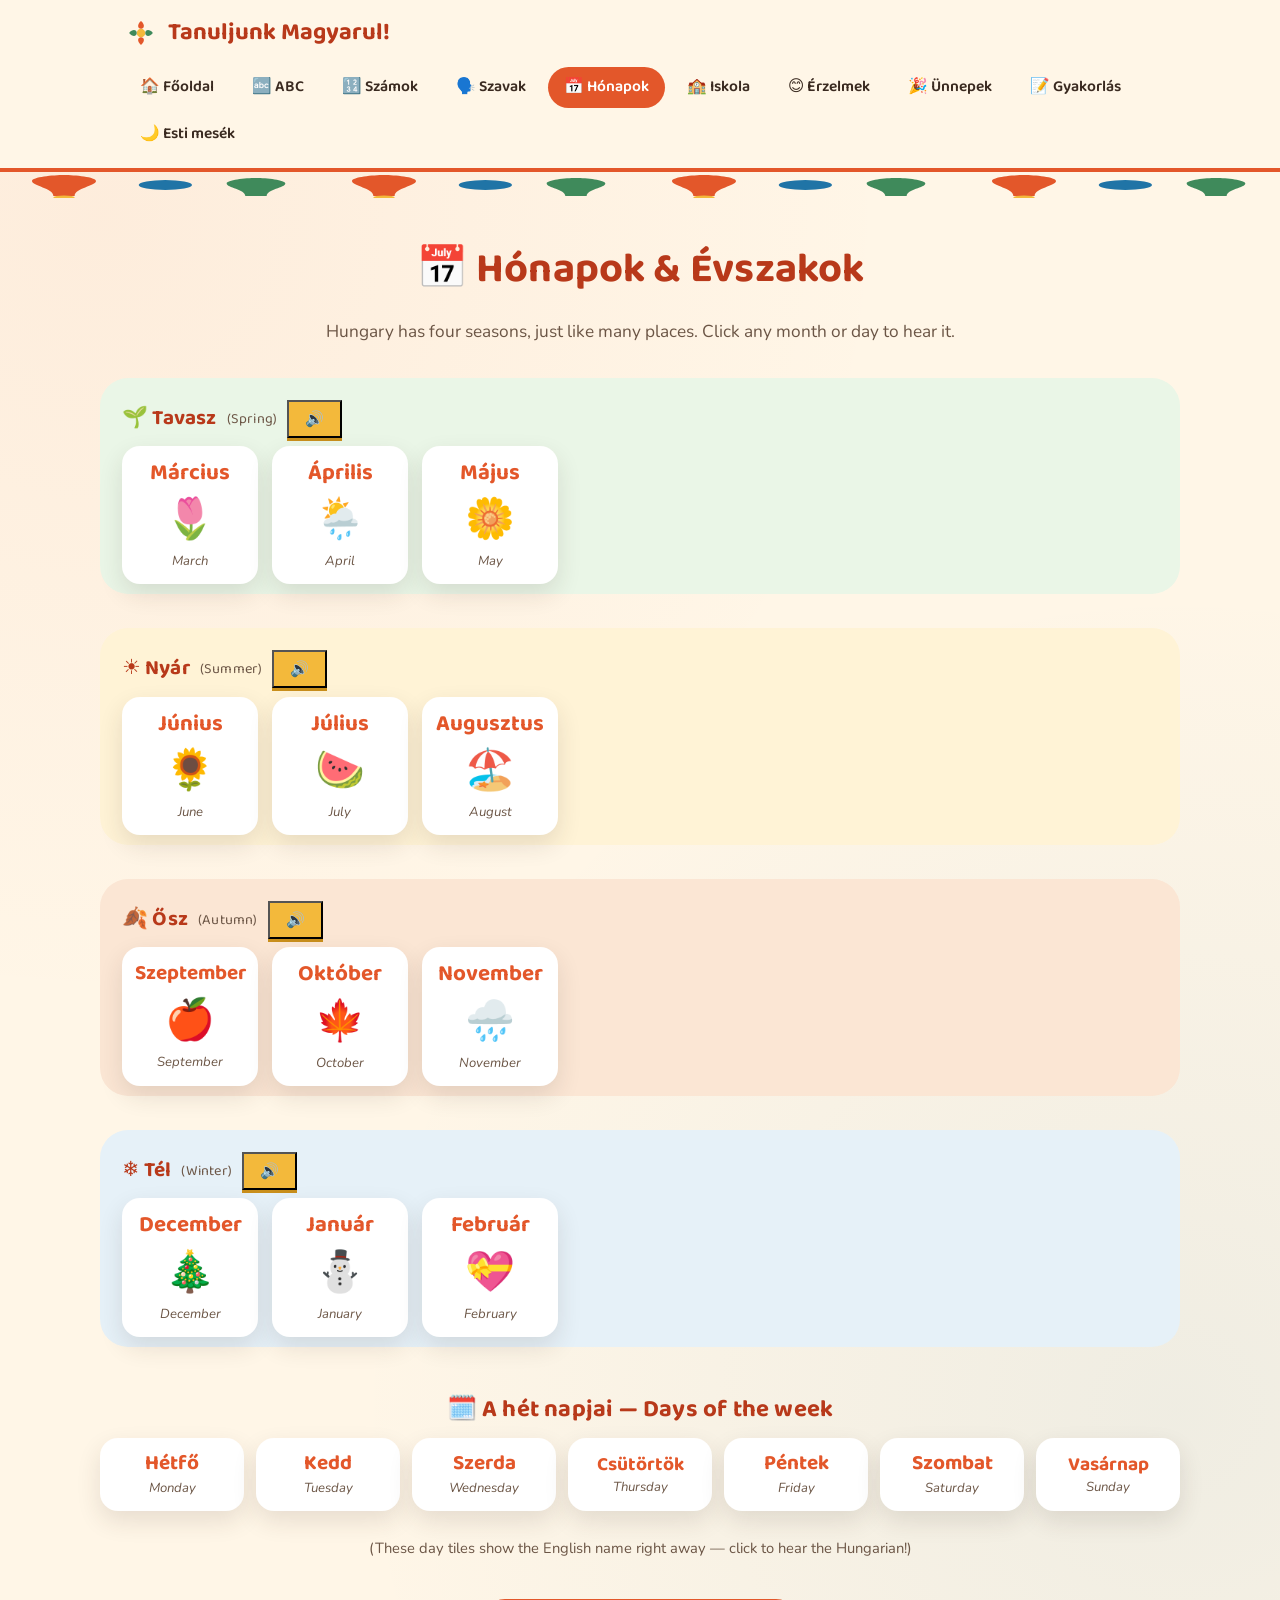
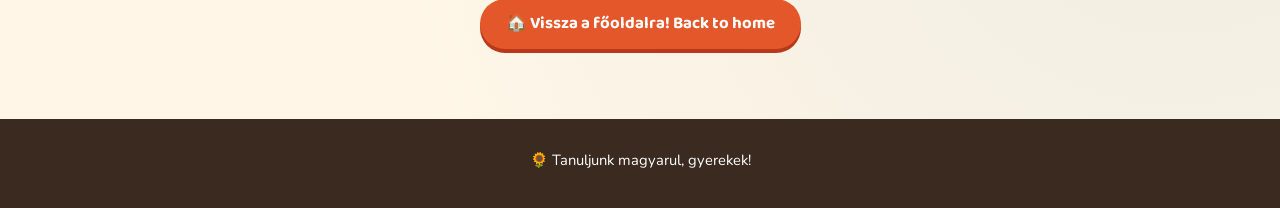
<file: calendar.html>
<!DOCTYPE html>
<html lang="hu">
<head>
<meta charset="UTF-8">
<meta name="viewport" content="width=device-width, initial-scale=1.0">
<title>Hónapok és Évszakok — Tanuljunk Magyarul!</title>
<meta name="description" content="Ismerd meg a magyar hónapokat, évszakokat és a hét napjait.">
<link rel="preconnect" href="https://fonts.googleapis.com">
<link rel="preconnect" href="https://fonts.gstatic.com" crossorigin>
<link href="https://fonts.googleapis.com/css2?family=Baloo+2:wght@500;700;800&family=Nunito:wght@400;600;700;800&display=swap" rel="stylesheet">
<link rel="stylesheet" href="css/style.css">
</head>
<body>
<a class="skip-link" href="#main">Ugrás a tartalomhoz</a>

<header class="site-header">
  <div class="container">
    <a class="logo" href="index.html">
      <svg class="logo-flower" viewBox="0 0 40 40" xmlns="http://www.w3.org/2000/svg" aria-hidden="true">
        <circle cx="20" cy="20" r="5" fill="var(--yellow)"/>
        <path d="M20 15 C16 15 15 10 20 6 C25 10 24 15 20 15Z" fill="var(--paprika)"/>
        <path d="M20 25 C16 25 15 30 20 34 C25 30 24 25 20 25Z" fill="var(--paprika)"/>
        <path d="M15 20 C15 16 10 15 6 20 C10 25 15 24 15 20Z" fill="var(--green)"/>
        <path d="M25 20 C25 16 30 15 34 20 C30 25 25 24 25 20Z" fill="var(--green)"/>
      </svg>
      Tanuljunk Magyarul!
    </a>
    <nav class="main-nav" aria-label="Fő navigáció">
      <a href="index.html">🏠 Főoldal</a>
      <a href="abc.html">🔤 ABC</a>
      <a href="numbers.html">🔢 Számok</a>
      <a href="words.html">🗣️ Szavak</a>
      <a href="calendar.html" aria-current="page">📅 Hónapok</a>
      <a href="iskola.html">🏫 Iskola</a>
      <a href="erzelmek.html">😊 Érzelmek</a>
      <a href="unnepek.html">🎉 Ünnepek</a>
      <a href="gyakorlas.html">📝 Gyakorlás</a>
      <a href="estimesek.html">🌙 Esti mesék</a>
    </nav>
  </div>
</header>

<div class="folk-border" aria-hidden="true">
  <svg viewBox="0 0 240 26" preserveAspectRatio="none" xmlns="http://www.w3.org/2000/svg">
    <defs>
      <pattern id="tulipPattern5" width="60" height="26" patternUnits="userSpaceOnUse">
        <path d="M10 24 C10 16 6 14 6 9 C6 5 10 3 12 3 C14 3 18 5 18 9 C18 14 14 16 14 24 Z" fill="var(--paprika)"/>
        <circle cx="31" cy="13" r="5" fill="var(--blue)"/>
        <path d="M46 24 C46 17 42.5 16 42.5 11.5 C42.5 8 46 6 48 6 C50 6 53.5 8 53.5 11.5 C53.5 16 50 17 50 24 Z" fill="var(--green)"/>
        <circle cx="12" cy="25.5" r="2" fill="var(--yellow)"/>
      </pattern>
    </defs>
    <rect width="240" height="26" fill="url(#tulipPattern5)"/>
  </svg>
</div>

<main id="main">
  <section class="page-section container">
    <div class="section-intro">
      <h1>📅 Hónapok &amp; Évszakok</h1>
      <p>Hungary has four seasons, just like many places. Click any month or day to hear it.</p>
    </div>

    <div class="season-block season-spring">
      <h3>🌱 Tavasz <span style="font-weight:400; font-size:0.9rem; color:var(--ink-soft);">(Spring)</span> <button class="btn-sound speak-btn" data-text="tavasz" data-audio="audio/calendar/tavasz.mp3">🔊</button></h3>
      <div class="tile-grid">
        <button class="tile" data-word="március" data-audio="audio/calendar/március.mp3"><span class="big-letter" style="font-size:1.4rem;">Március</span><span class="tile-emoji">🌷</span><span class="tile-eng">March</span></button>
        <button class="tile" data-word="április" data-audio="audio/calendar/április.mp3"><span class="big-letter" style="font-size:1.4rem;">Április</span><span class="tile-emoji">🌦️</span><span class="tile-eng">April</span></button>
        <button class="tile" data-word="május" data-audio="audio/calendar/május.mp3"><span class="big-letter" style="font-size:1.4rem;">Május</span><span class="tile-emoji">🌼</span><span class="tile-eng">May</span></button>
      </div>
    </div>

    <div class="season-block season-summer">
      <h3>☀️ Nyár <span style="font-weight:400; font-size:0.9rem; color:var(--ink-soft);">(Summer)</span> <button class="btn-sound speak-btn" data-text="nyár" data-audio="audio/calendar/nyár.mp3">🔊</button></h3>
      <div class="tile-grid">
        <button class="tile" data-word="június" data-audio="audio/calendar/június.mp3"><span class="big-letter" style="font-size:1.4rem;">Június</span><span class="tile-emoji">🌻</span><span class="tile-eng">June</span></button>
        <button class="tile" data-word="július" data-audio="audio/calendar/július.mp3"><span class="big-letter" style="font-size:1.4rem;">Július</span><span class="tile-emoji">🍉</span><span class="tile-eng">July</span></button>
        <button class="tile" data-word="augusztus" data-audio="audio/calendar/augusztus.mp3"><span class="big-letter" style="font-size:1.4rem;">Augusztus</span><span class="tile-emoji">🏖️</span><span class="tile-eng">August</span></button>
      </div>
    </div>

    <div class="season-block season-autumn">
      <h3>🍂 Ősz <span style="font-weight:400; font-size:0.9rem; color:var(--ink-soft);">(Autumn)</span> <button class="btn-sound speak-btn" data-text="ősz" data-audio="audio/calendar/ősz.mp3">🔊</button></h3>
      <div class="tile-grid">
        <button class="tile" data-word="szeptember" data-audio="audio/calendar/szeptember.mp3"><span class="big-letter" style="font-size:1.3rem;">Szeptember</span><span class="tile-emoji">🍎</span><span class="tile-eng">September</span></button>
        <button class="tile" data-word="október" data-audio="audio/calendar/október.mp3"><span class="big-letter" style="font-size:1.4rem;">Október</span><span class="tile-emoji">🍁</span><span class="tile-eng">October</span></button>
        <button class="tile" data-word="november" data-audio="audio/calendar/november.mp3"><span class="big-letter" style="font-size:1.4rem;">November</span><span class="tile-emoji">🌧️</span><span class="tile-eng">November</span></button>
      </div>
    </div>

    <div class="season-block season-winter">
      <h3>❄️ Tél <span style="font-weight:400; font-size:0.9rem; color:var(--ink-soft);">(Winter)</span> <button class="btn-sound speak-btn" data-text="tél" data-audio="audio/calendar/tél.mp3">🔊</button></h3>
      <div class="tile-grid">
        <button class="tile" data-word="december" data-audio="audio/calendar/december.mp3"><span class="big-letter" style="font-size:1.4rem;">December</span><span class="tile-emoji">🎄</span><span class="tile-eng">December</span></button>
        <button class="tile" data-word="január" data-audio="audio/calendar/január.mp3"><span class="big-letter" style="font-size:1.4rem;">Január</span><span class="tile-emoji">⛄</span><span class="tile-eng">January</span></button>
        <button class="tile" data-word="február" data-audio="audio/calendar/február.mp3"><span class="big-letter" style="font-size:1.4rem;">Február</span><span class="tile-emoji">💝</span><span class="tile-eng">February</span></button>
      </div>
    </div>

    <h2 style="text-align:center; margin-top:44px;">🗓️ A hét napjai — Days of the week</h2>
    <div class="days-row">
      <button class="tile" data-word="hétfő" data-audio="audio/calendar/hétfő.mp3"><span class="big-letter" style="font-size:1.3rem;">Hétfő</span><span class="tile-eng" style="display:block;">Monday</span></button>
      <button class="tile" data-word="kedd" data-audio="audio/calendar/kedd.mp3"><span class="big-letter" style="font-size:1.3rem;">Kedd</span><span class="tile-eng" style="display:block;">Tuesday</span></button>
      <button class="tile" data-word="szerda" data-audio="audio/calendar/szerda.mp3"><span class="big-letter" style="font-size:1.3rem;">Szerda</span><span class="tile-eng" style="display:block;">Wednesday</span></button>
      <button class="tile" data-word="csütörtök" data-audio="audio/calendar/csütörtök.mp3"><span class="big-letter" style="font-size:1.2rem;">Csütörtök</span><span class="tile-eng" style="display:block;">Thursday</span></button>
      <button class="tile" data-word="péntek" data-audio="audio/calendar/péntek.mp3"><span class="big-letter" style="font-size:1.3rem;">Péntek</span><span class="tile-eng" style="display:block;">Friday</span></button>
      <button class="tile" data-word="szombat" data-audio="audio/calendar/szombat.mp3"><span class="big-letter" style="font-size:1.3rem;">Szombat</span><span class="tile-eng" style="display:block;">Saturday</span></button>
      <button class="tile" data-word="vasárnap" data-audio="audio/calendar/vasárnap.mp3"><span class="big-letter" style="font-size:1.2rem;">Vasárnap</span><span class="tile-eng" style="display:block;">Sunday</span></button>
    </div>
    <p class="center-note">(These day tiles show the English name right away — click to hear the Hungarian!)</p>

    <div style="text-align:center; margin-top:40px;">
      <a class="btn" href="index.html">🏠 Vissza a főoldalra! Back to home</a>
    </div>
  </section>
</main>

<footer class="site-footer">
  <div class="container">
    <p>🌻 Tanuljunk magyarul, gyerekek!</p>
  </div>
</footer>

<script src="js/script.js"></script>
</body>
</html>
</file>
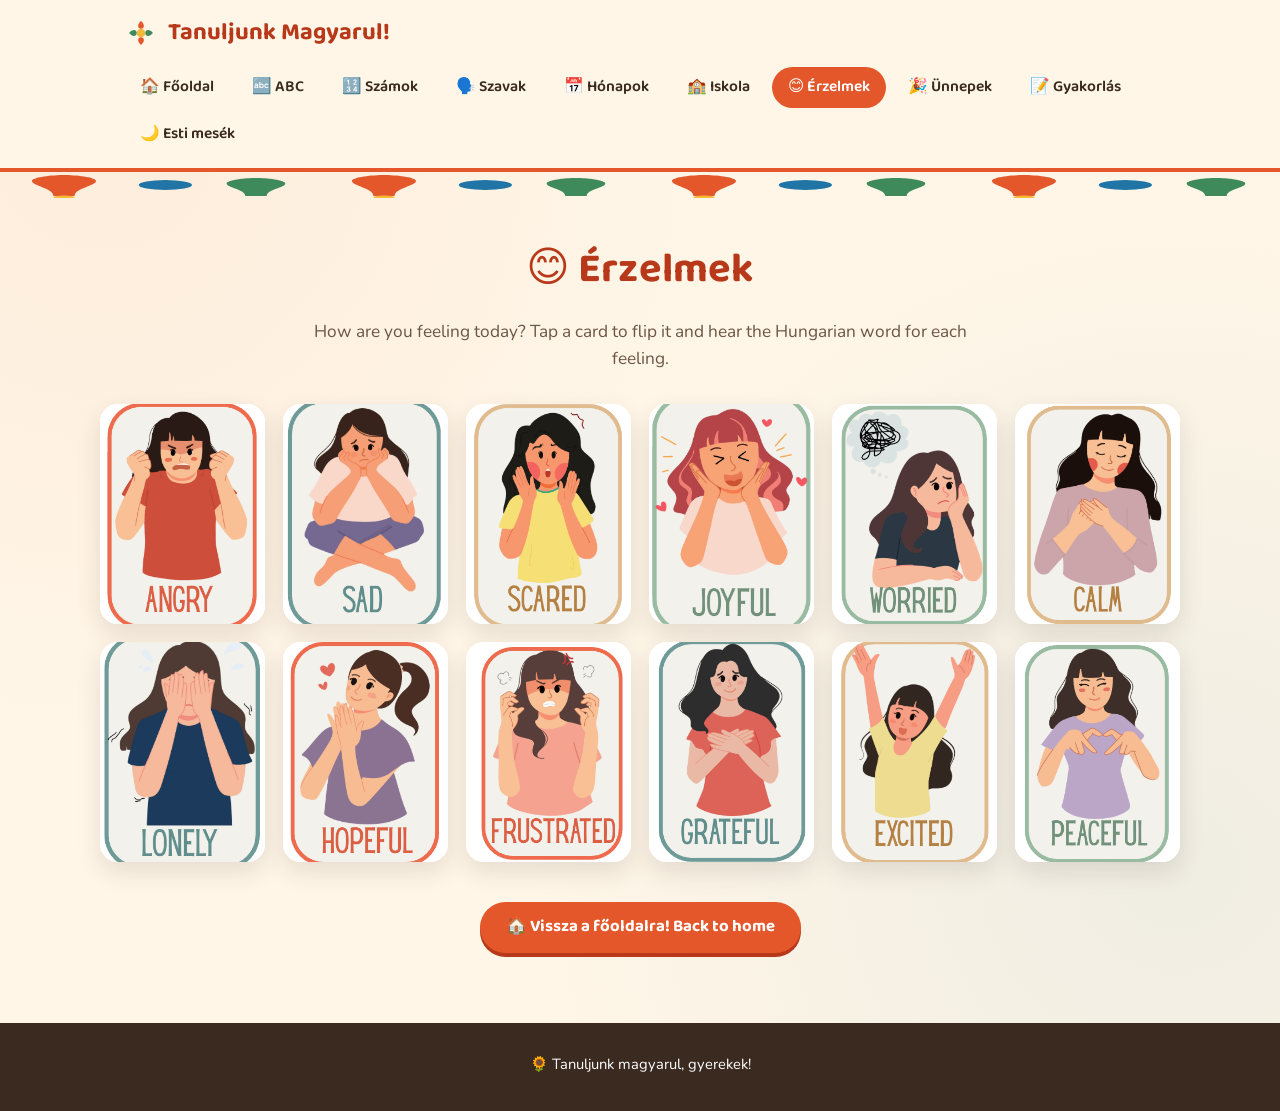
<file: erzelmek.html>
<!DOCTYPE html>
<html lang="hu">
<head>
<meta charset="UTF-8">
<meta name="viewport" content="width=device-width, initial-scale=1.0">
<title>Érzelmek — Tanuljunk Magyarul!</title>
<meta name="description" content="Fejezd ki magad magyarul! Érzelmek és hangulatok szókincse gyerekeknek.">
<link rel="preconnect" href="https://fonts.googleapis.com">
<link rel="preconnect" href="https://fonts.gstatic.com" crossorigin>
<link href="https://fonts.googleapis.com/css2?family=Baloo+2:wght@500;700;800&family=Nunito:wght@400;600;700;800&display=swap" rel="stylesheet">
<link rel="stylesheet" href="css/style.css">
</head>
<body>
<a class="skip-link" href="#main">Ugrás a tartalomhoz</a>

<header class="site-header">
  <div class="container">
    <a class="logo" href="index.html">
      <svg class="logo-flower" viewBox="0 0 40 40" xmlns="http://www.w3.org/2000/svg" aria-hidden="true">
        <circle cx="20" cy="20" r="5" fill="var(--yellow)"/>
        <path d="M20 15 C16 15 15 10 20 6 C25 10 24 15 20 15Z" fill="var(--paprika)"/>
        <path d="M20 25 C16 25 15 30 20 34 C25 30 24 25 20 25Z" fill="var(--paprika)"/>
        <path d="M15 20 C15 16 10 15 6 20 C10 25 15 24 15 20Z" fill="var(--green)"/>
        <path d="M25 20 C25 16 30 15 34 20 C30 25 25 24 25 20Z" fill="var(--green)"/>
      </svg>
      Tanuljunk Magyarul!
    </a>
    <nav class="main-nav" aria-label="Fő navigáció">
      <a href="index.html">🏠 Főoldal</a>
      <a href="abc.html">🔤 ABC</a>
      <a href="numbers.html">🔢 Számok</a>
      <a href="words.html">🗣️ Szavak</a>
      <a href="calendar.html">📅 Hónapok</a>
      <a href="iskola.html">🏫 Iskola</a>
      <a href="erzelmek.html" aria-current="page">😊 Érzelmek</a>
      <a href="unnepek.html">🎉 Ünnepek</a>
      <a href="gyakorlas.html">📝 Gyakorlás</a>
      <a href="estimesek.html">🌙 Esti mesék</a>
    </nav>
  </div>
</header>

<div class="folk-border" aria-hidden="true">
  <svg viewBox="0 0 240 26" preserveAspectRatio="none" xmlns="http://www.w3.org/2000/svg">
    <defs>
      <pattern id="tulipPattern7" width="60" height="26" patternUnits="userSpaceOnUse">
        <path d="M10 24 C10 16 6 14 6 9 C6 5 10 3 12 3 C14 3 18 5 18 9 C18 14 14 16 14 24 Z" fill="var(--paprika)"/>
        <circle cx="31" cy="13" r="5" fill="var(--blue)"/>
        <path d="M46 24 C46 17 42.5 16 42.5 11.5 C42.5 8 46 6 48 6 C50 6 53.5 8 53.5 11.5 C53.5 16 50 17 50 24 Z" fill="var(--green)"/>
        <circle cx="12" cy="25.5" r="2" fill="var(--yellow)"/>
      </pattern>
    </defs>
    <rect width="240" height="26" fill="url(#tulipPattern7)"/>
  </svg>
</div>

<main id="main">
  <section class="page-section container">
    <div class="section-intro">
      <h1>😊 Érzelmek</h1>
      <p>How are you feeling today? Tap a card to flip it and hear the Hungarian word for each feeling.</p>
    </div>

    <div class="flash-grid emotion-grid">        <div class="flashcard" data-word="mérges" data-audio="audio/erzelmek/055_merges.mp3"><button><div class="card-inner"><div class="card-face card-front card-front-photo"><img src="images/erzelmek/angry.png" alt="angry" loading="lazy"></div><div class="card-face card-back"><span class="hu-word">mérges</span><span class="say-hint">🔊 tap to hear</span></div></div></button></div>
        <div class="flashcard" data-word="szomorú" data-audio="audio/erzelmek/056_szomoru.mp3"><button><div class="card-inner"><div class="card-face card-front card-front-photo"><img src="images/erzelmek/sad.png" alt="sad" loading="lazy"></div><div class="card-face card-back"><span class="hu-word">szomorú</span><span class="say-hint">🔊 tap to hear</span></div></div></button></div>
        <div class="flashcard" data-word="ijedt" data-audio="audio/erzelmek/057_ijedt.mp3"><button><div class="card-inner"><div class="card-face card-front card-front-photo"><img src="images/erzelmek/scared.png" alt="scared" loading="lazy"></div><div class="card-face card-back"><span class="hu-word">ijedt</span><span class="say-hint">🔊 tap to hear</span></div></div></button></div>
        <div class="flashcard" data-word="vidám" data-audio="audio/erzelmek/058_vidam.mp3"><button><div class="card-inner"><div class="card-face card-front card-front-photo"><img src="images/erzelmek/joyful.png" alt="joyful" loading="lazy"></div><div class="card-face card-back"><span class="hu-word">vidám</span><span class="say-hint">🔊 tap to hear</span></div></div></button></div>
        <div class="flashcard" data-word="aggódó" data-audio="audio/erzelmek/059_aggodo.mp3"><button><div class="card-inner"><div class="card-face card-front card-front-photo"><img src="images/erzelmek/worried.png" alt="worried" loading="lazy"></div><div class="card-face card-back"><span class="hu-word">aggódó</span><span class="say-hint">🔊 tap to hear</span></div></div></button></div>
        <div class="flashcard" data-word="nyugodt" data-audio="audio/erzelmek/060_nyugodt.mp3"><button><div class="card-inner"><div class="card-face card-front card-front-photo"><img src="images/erzelmek/calm.png" alt="calm" loading="lazy"></div><div class="card-face card-back"><span class="hu-word">nyugodt</span><span class="say-hint">🔊 tap to hear</span></div></div></button></div>
        <div class="flashcard" data-word="magányos" data-audio="audio/erzelmek/061_maganyos.mp3"><button><div class="card-inner"><div class="card-face card-front card-front-photo"><img src="images/erzelmek/lonely.png" alt="lonely" loading="lazy"></div><div class="card-face card-back"><span class="hu-word">magányos</span><span class="say-hint">🔊 tap to hear</span></div></div></button></div>
        <div class="flashcard" data-word="reménykedő" data-audio="audio/erzelmek/062_remenykedo.mp3"><button><div class="card-inner"><div class="card-face card-front card-front-photo"><img src="images/erzelmek/hopeful.png" alt="hopeful" loading="lazy"></div><div class="card-face card-back"><span class="hu-word">reménykedő</span><span class="say-hint">🔊 tap to hear</span></div></div></button></div>
        <div class="flashcard" data-word="bosszús" data-audio="audio/erzelmek/063_bosszus.mp3"><button><div class="card-inner"><div class="card-face card-front card-front-photo"><img src="images/erzelmek/frustrated.png" alt="frustrated" loading="lazy"></div><div class="card-face card-back"><span class="hu-word">bosszús</span><span class="say-hint">🔊 tap to hear</span></div></div></button></div>
        <div class="flashcard" data-word="hálás" data-audio="audio/erzelmek/064_halas.mp3"><button><div class="card-inner"><div class="card-face card-front card-front-photo"><img src="images/erzelmek/grateful.png" alt="grateful" loading="lazy"></div><div class="card-face card-back"><span class="hu-word">hálás</span><span class="say-hint">🔊 tap to hear</span></div></div></button></div>
        <div class="flashcard" data-word="izgatott" data-audio="audio/erzelmek/065_izgatott.mp3"><button><div class="card-inner"><div class="card-face card-front card-front-photo"><img src="images/erzelmek/excited.png" alt="excited" loading="lazy"></div><div class="card-face card-back"><span class="hu-word">izgatott</span><span class="say-hint">🔊 tap to hear</span></div></div></button></div>
        <div class="flashcard" data-word="békés" data-audio="audio/erzelmek/066_bekes.mp3"><button><div class="card-inner"><div class="card-face card-front card-front-photo"><img src="images/erzelmek/peaceful.png" alt="peaceful" loading="lazy"></div><div class="card-face card-back"><span class="hu-word">békés</span><span class="say-hint">🔊 tap to hear</span></div></div></button></div>
      </div>

    <div style="text-align:center; margin-top:40px;">
      <a class="btn" href="index.html">🏠 Vissza a főoldalra! Back to home</a>
    </div>
  </section>
</main>

<footer class="site-footer">
  <div class="container">
    <p>🌻 Tanuljunk magyarul, gyerekek!</p>
  </div>
</footer>

<script src="js/script.js"></script>
</body>
</html>
</file>
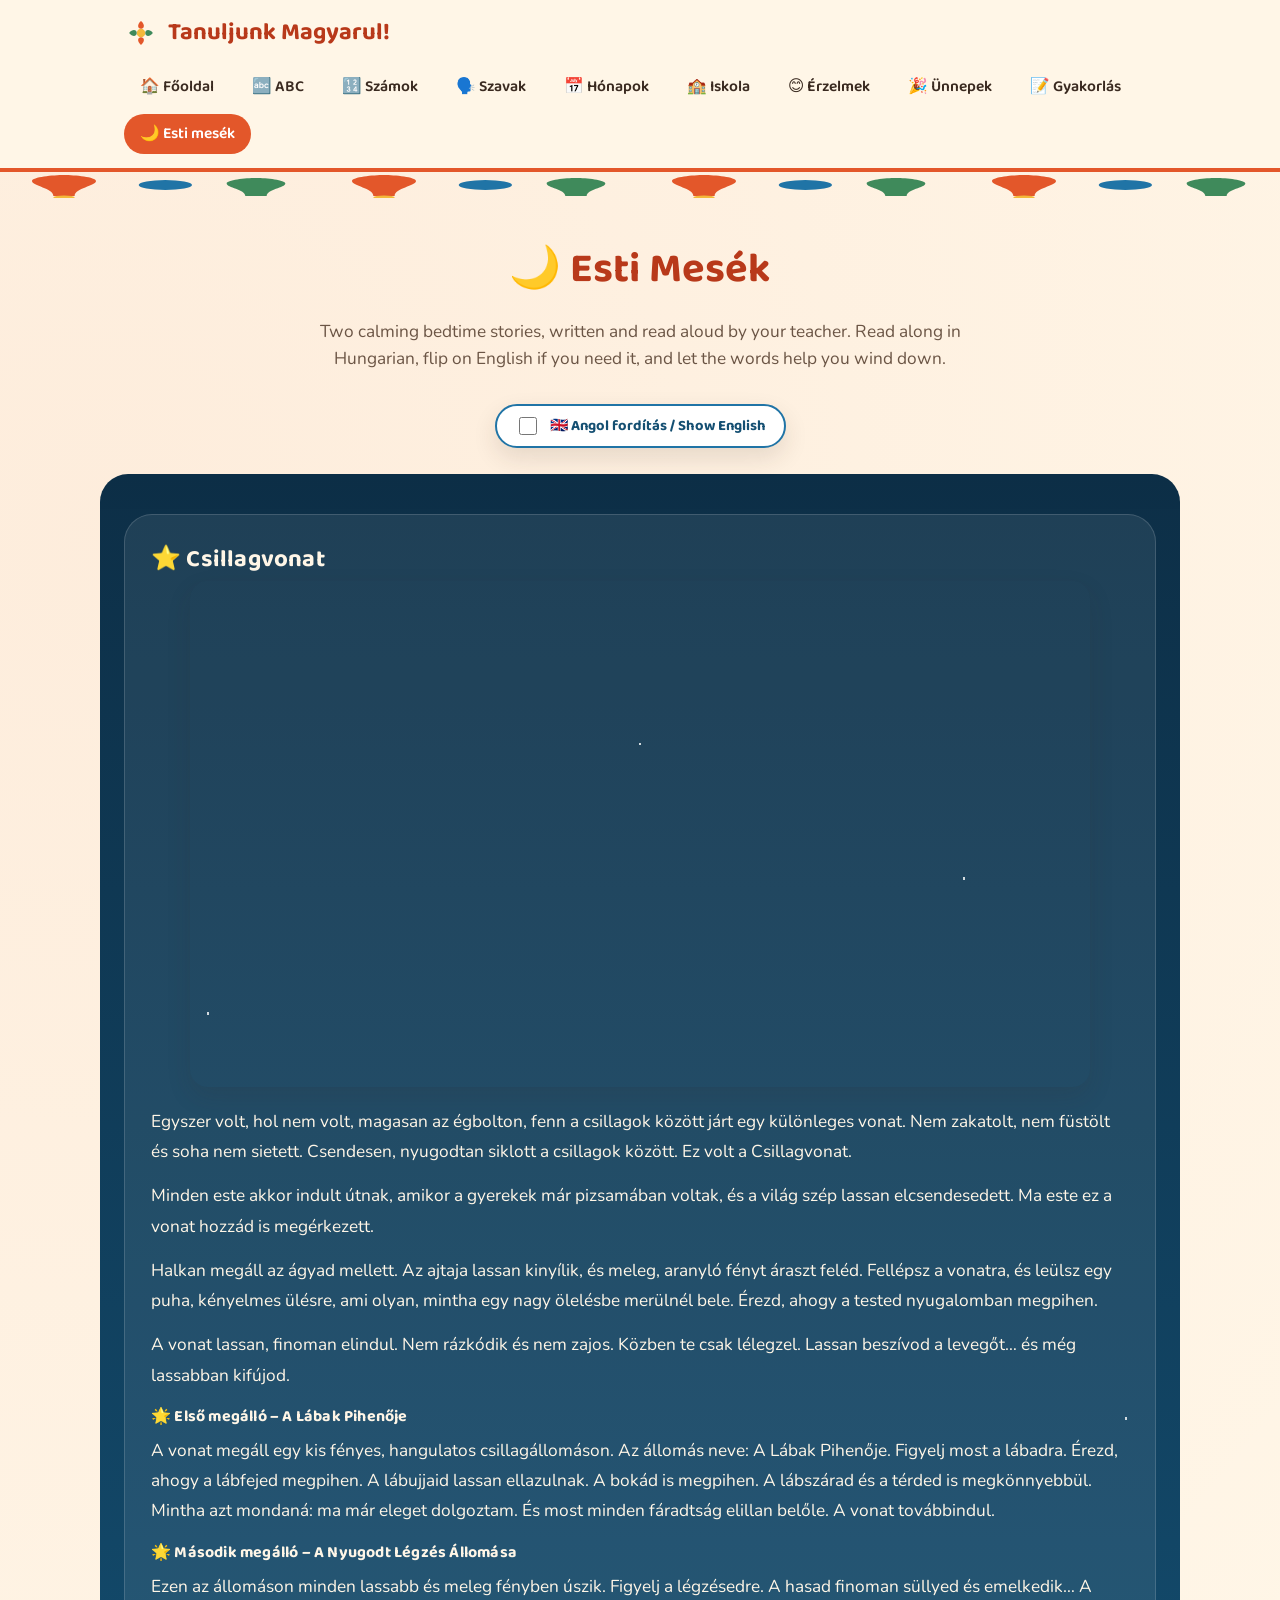
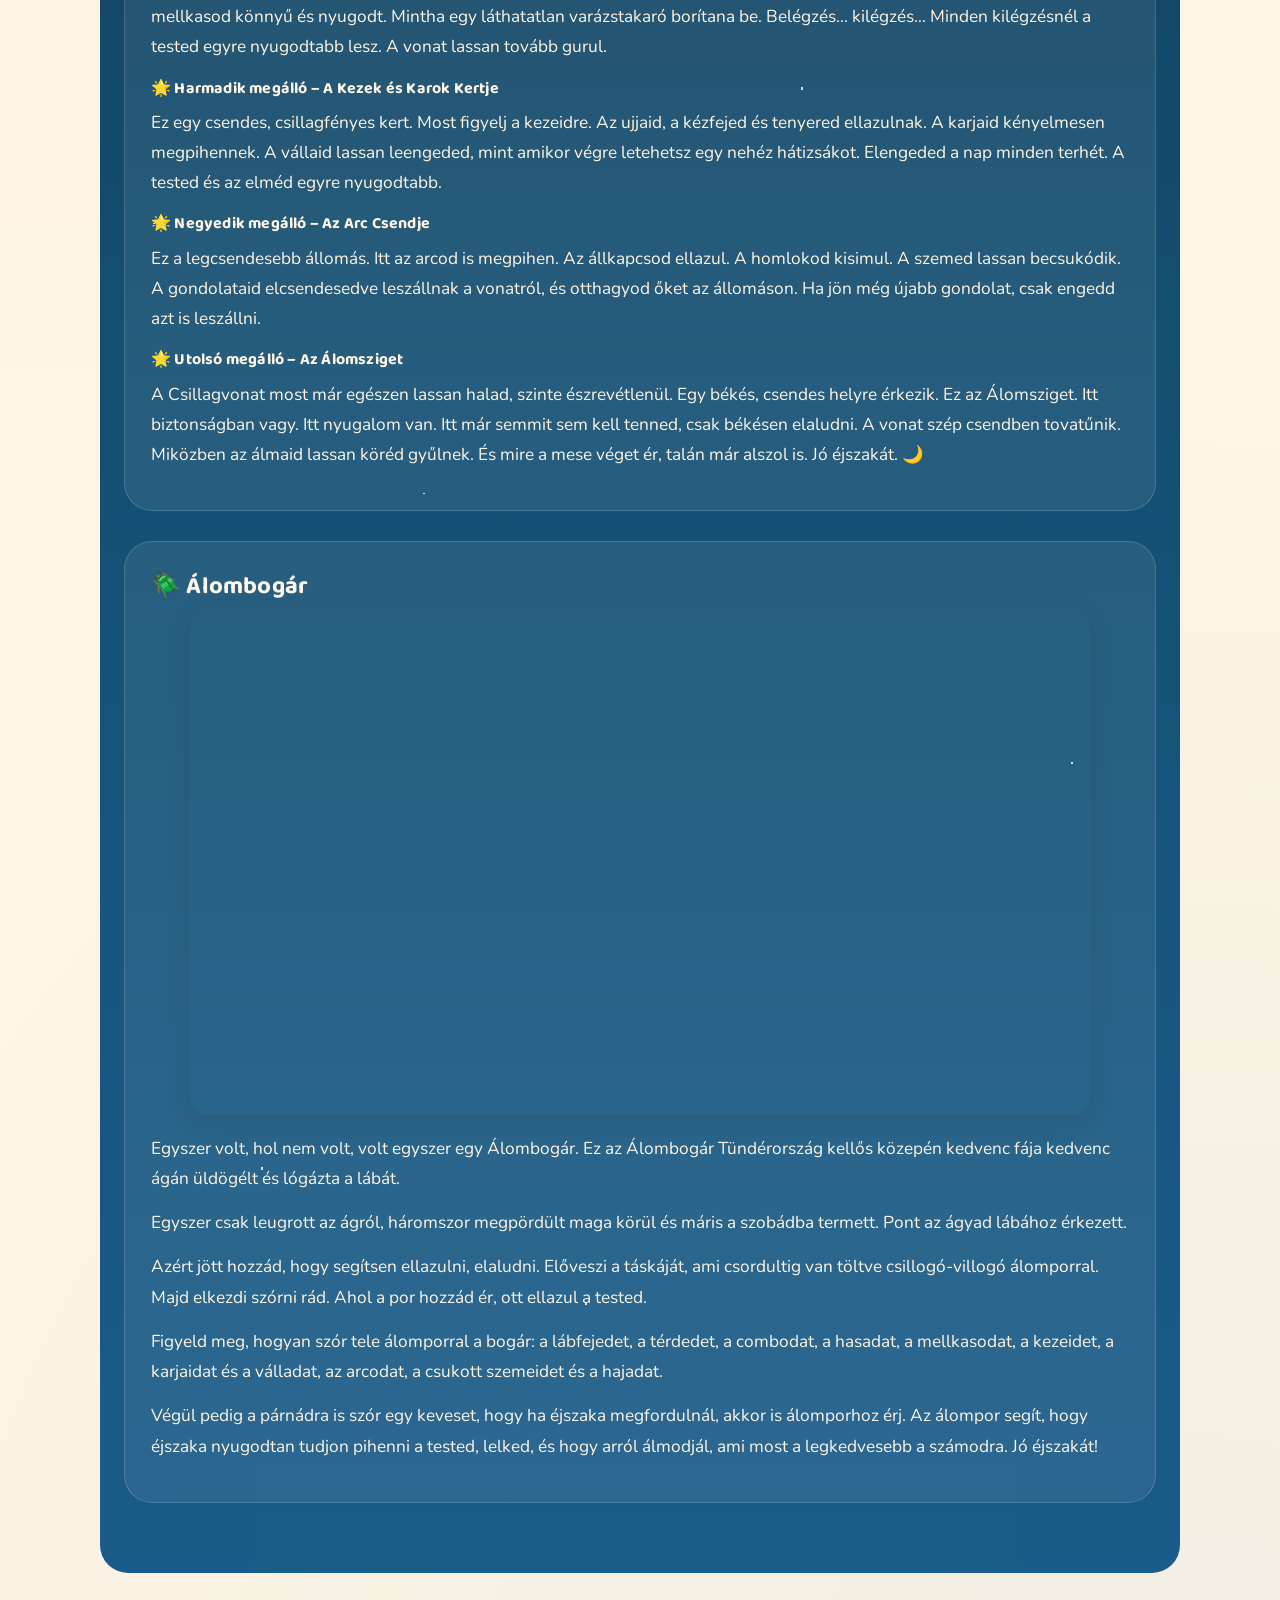
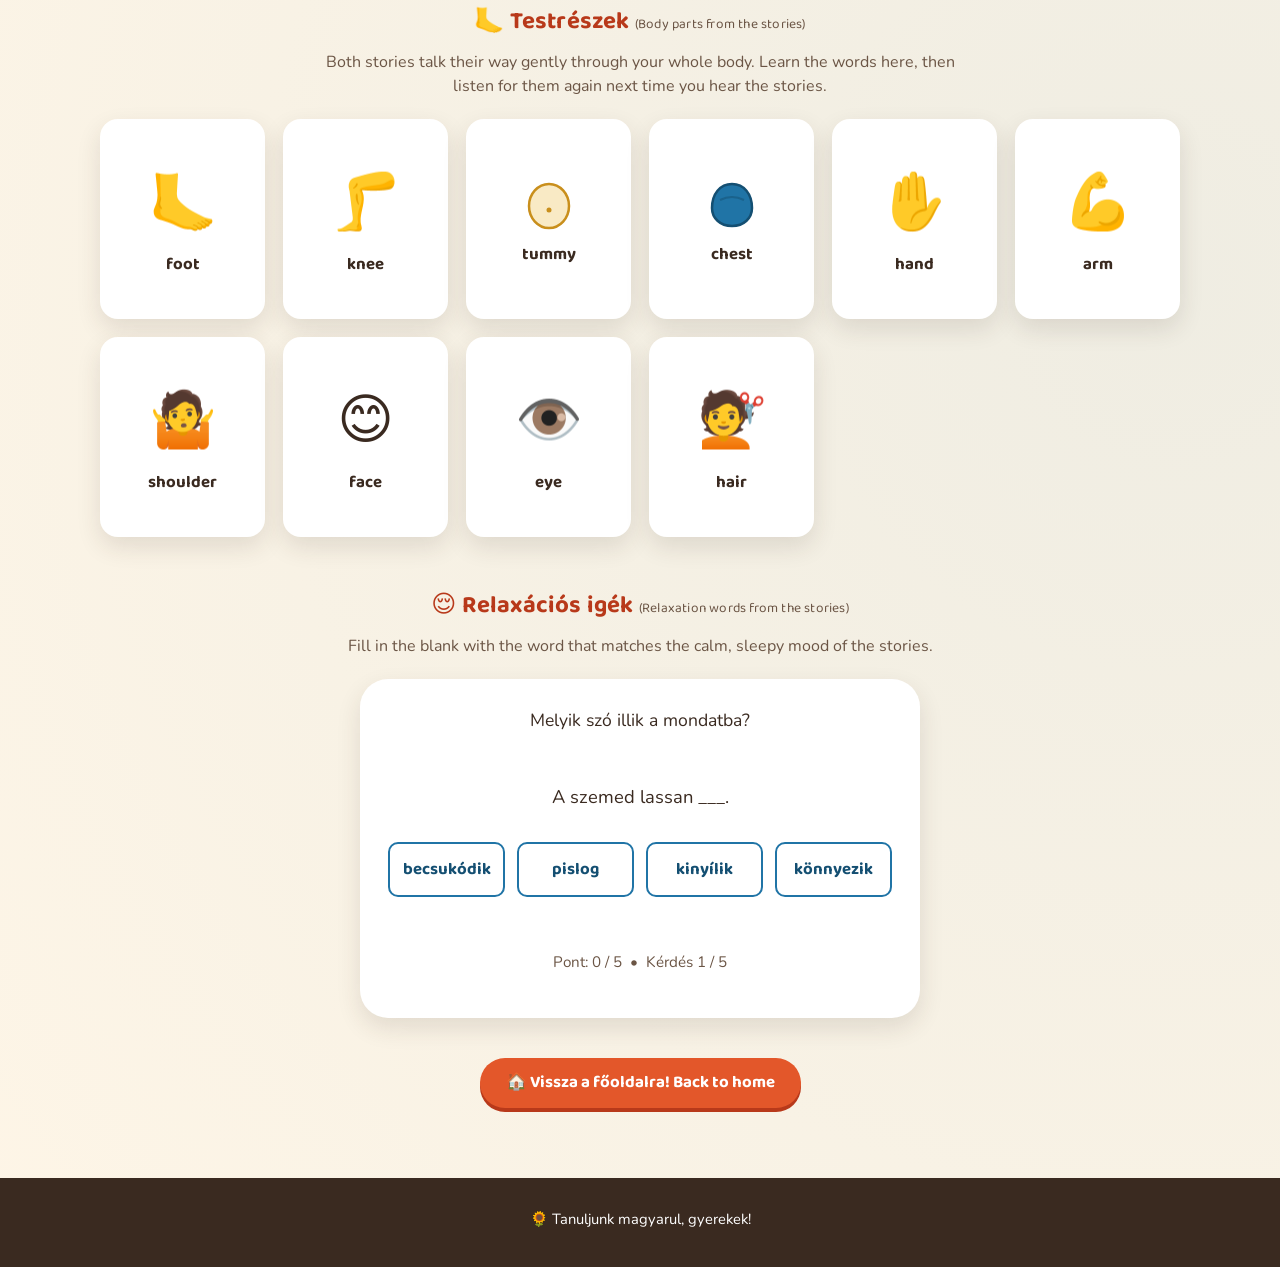
<file: estimesek.html>
<!DOCTYPE html>
<html lang="hu">
<head>
<meta charset="UTF-8">
<meta name="viewport" content="width=device-width, initial-scale=1.0">
<title>Esti Mesék — Tanuljunk Magyarul!</title>
<meta name="description" content="Két nyugtató, kétnyelvű esti mese gyerekeknek: Csillagvonat és Álombogár.">
<link rel="preconnect" href="https://fonts.googleapis.com">
<link rel="preconnect" href="https://fonts.gstatic.com" crossorigin>
<link href="https://fonts.googleapis.com/css2?family=Baloo+2:wght@500;700;800&family=Nunito:wght@400;600;700;800&display=swap" rel="stylesheet">
<link rel="stylesheet" href="css/style.css">
</head>
<body>
<a class="skip-link" href="#main">Ugrás a tartalomhoz</a>

<header class="site-header">
  <div class="container">
    <a class="logo" href="index.html">
      <svg class="logo-flower" viewBox="0 0 40 40" xmlns="http://www.w3.org/2000/svg" aria-hidden="true">
        <circle cx="20" cy="20" r="5" fill="var(--yellow)"/>
        <path d="M20 15 C16 15 15 10 20 6 C25 10 24 15 20 15Z" fill="var(--paprika)"/>
        <path d="M20 25 C16 25 15 30 20 34 C25 30 24 25 20 25Z" fill="var(--paprika)"/>
        <path d="M15 20 C15 16 10 15 6 20 C10 25 15 24 15 20Z" fill="var(--green)"/>
        <path d="M25 20 C25 16 30 15 34 20 C30 25 25 24 25 20Z" fill="var(--green)"/>
      </svg>
      Tanuljunk Magyarul!
    </a>
    <nav class="main-nav" aria-label="Fő navigáció">
      <a href="index.html">🏠 Főoldal</a>
      <a href="abc.html">🔤 ABC</a>
      <a href="numbers.html">🔢 Számok</a>
      <a href="words.html">🗣️ Szavak</a>
      <a href="calendar.html">📅 Hónapok</a>
      <a href="iskola.html">🏫 Iskola</a>
      <a href="erzelmek.html">😊 Érzelmek</a>
      <a href="unnepek.html">🎉 Ünnepek</a>
      <a href="gyakorlas.html">📝 Gyakorlás</a>
      <a href="estimesek.html" aria-current="page">🌙 Esti mesék</a>
    </nav>
  </div>
</header>

<div class="folk-border" aria-hidden="true">
  <svg viewBox="0 0 240 26" preserveAspectRatio="none" xmlns="http://www.w3.org/2000/svg">
    <defs>
      <pattern id="tulipPattern12" width="60" height="26" patternUnits="userSpaceOnUse">
        <path d="M10 24 C10 16 6 14 6 9 C6 5 10 3 12 3 C14 3 18 5 18 9 C18 14 14 16 14 24 Z" fill="var(--paprika)"/>
        <circle cx="31" cy="13" r="5" fill="var(--blue)"/>
        <path d="M46 24 C46 17 42.5 16 42.5 11.5 C42.5 8 46 6 48 6 C50 6 53.5 8 53.5 11.5 C53.5 16 50 17 50 24 Z" fill="var(--green)"/>
        <circle cx="12" cy="25.5" r="2" fill="var(--yellow)"/>
      </pattern>
    </defs>
    <rect width="240" height="26" fill="url(#tulipPattern12)"/>
  </svg>
</div>

<main id="main">
  <section class="page-section container">
    <div class="section-intro">
      <h1>🌙 Esti Mesék</h1>
      <p>Two calming bedtime stories, written and read aloud by your teacher. Read along in Hungarian, flip on English if you need it, and let the words help you wind down.</p>
    </div>

    <div class="translation-toggle-wrap">
      <label class="translation-toggle">
        <input type="checkbox" id="en-toggle">
        <span>🇬🇧 Angol fordítás / Show English</span>
      </label>
    </div>

    <div class="night-wrap">

      <div class="story-card">
        <h2>⭐ Csillagvonat</h2>
        <p class="story-title-en en-block" style="color:#B8D4E8;">The Star Train</p>
        <div class="video-embed">
          <iframe src="https://www.youtube.com/embed/fWldvPvzjyg" title="Csillagvonat" allow="accelerometer; autoplay; clipboard-write; encrypted-media; gyroscope; picture-in-picture" allowfullscreen loading="lazy"></iframe>
        </div>
        <p class="story-text-hu">Egyszer volt, hol nem volt, magasan az égbolton, fenn a csillagok között járt egy különleges vonat. Nem zakatolt, nem füstölt és soha nem sietett. Csendesen, nyugodtan siklott a csillagok között. Ez volt a Csillagvonat.</p>
        <p class="story-text-en en-block">Once upon a time, high up in the sky, among the stars, there traveled a very special train. It didn't clatter, it didn't puff smoke, and it was never in a hurry. Quietly, calmly, it glided among the stars. This was the Star Train.</p>

        <p class="story-text-hu">Minden este akkor indult útnak, amikor a gyerekek már pizsamában voltak, és a világ szép lassan elcsendesedett. Ma este ez a vonat hozzád is megérkezett.</p>
        <p class="story-text-en en-block">Every evening it set off just as children were already in their pajamas, and the world was slowly growing quiet. Tonight, this train has arrived for you too.</p>

        <p class="story-text-hu">Halkan megáll az ágyad mellett. Az ajtaja lassan kinyílik, és meleg, aranyló fényt áraszt feléd. Fellépsz a vonatra, és leülsz egy puha, kényelmes ülésre, ami olyan, mintha egy nagy ölelésbe merülnél bele. Érezd, ahogy a tested nyugalomban megpihen.</p>
        <p class="story-text-en en-block">It stops quietly beside your bed. Its door slowly opens, spilling warm, golden light toward you. You step onto the train and sit down in a soft, comfortable seat — it feels just like sinking into a big, warm hug. Feel how your body settles into calm.</p>

        <p class="story-text-hu">A vonat lassan, finoman elindul. Nem rázkódik és nem zajos. Közben te csak lélegzel. Lassan beszívod a levegőt… és még lassabban kifújod.</p>
        <p class="story-text-en en-block">The train slowly, gently begins to move. It doesn't jolt, and it isn't noisy. And all the while, you simply breathe. Slowly, you breathe in… and even more slowly, you breathe out.</p>

        <h4>🌟 Első megálló – A Lábak Pihenője</h4>
        <p class="story-title-en en-block" style="color:#B8D4E8; margin-top:-14px;">First Stop – The Resting Place of the Feet</p>
        <p class="story-text-hu">A vonat megáll egy kis fényes, hangulatos csillagállomáson. Az állomás neve: A Lábak Pihenője. Figyelj most a lábadra. Érezd, ahogy a lábfejed megpihen. A lábujjaid lassan ellazulnak. A bokád is megpihen. A lábszárad és a térded is megkönnyebbül. Mintha azt mondaná: ma már eleget dolgoztam. És most minden fáradtság elillan belőle. A vonat továbbindul.</p>
        <p class="story-text-en en-block">The train stops at a small, glowing, cozy star station. The name of the station is: The Resting Place of the Feet. Now pay attention to your feet. Feel how your feet come to rest. Your toes slowly relax. Your ankles rest too. Your shins and your knees feel lighter too. As if they were saying: today I've worked enough. And now all the tiredness drifts away from them. The train moves on.</p>

        <h4>🌟 Második megálló – A Nyugodt Légzés Állomása</h4>
        <p class="story-title-en en-block" style="color:#B8D4E8; margin-top:-14px;">Second Stop – The Station of Calm Breathing</p>
        <p class="story-text-hu">Ezen az állomáson minden lassabb és meleg fényben úszik. Figyelj a légzésedre. A hasad finoman süllyed és emelkedik… A mellkasod könnyű és nyugodt. Mintha egy láthatatlan varázstakaró borítana be. Belégzés… kilégzés… Minden kilégzésnél a tested egyre nyugodtabb lesz. A vonat lassan tovább gurul.</p>
        <p class="story-text-en en-block">At this station, everything is slower and bathed in warm light. Pay attention to your breathing. Your belly gently rises and falls… Your chest is light and calm, as if covered by an invisible magic blanket. Breathe in… breathe out… With every breath out, your body grows calmer and calmer. The train slowly rolls onward.</p>

        <h4>🌟 Harmadik megálló – A Kezek és Karok Kertje</h4>
        <p class="story-title-en en-block" style="color:#B8D4E8; margin-top:-14px;">Third Stop – The Garden of Hands and Arms</p>
        <p class="story-text-hu">Ez egy csendes, csillagfényes kert. Most figyelj a kezeidre. Az ujjaid, a kézfejed és tenyered ellazulnak. A karjaid kényelmesen megpihennek. A vállaid lassan leengeded, mint amikor végre letehetsz egy nehéz hátizsákot. Elengeded a nap minden terhét. A tested és az elméd egyre nyugodtabb.</p>
        <p class="story-text-en en-block">This is a quiet, starlit garden. Now pay attention to your hands. Your fingers, the backs of your hands, and your palms relax. Your arms rest comfortably. You slowly let your shoulders drop, just like finally setting down a heavy backpack. You let go of all the weight of the day. Your body and mind grow calmer and calmer.</p>

        <h4>🌟 Negyedik megálló – Az Arc Csendje</h4>
        <p class="story-title-en en-block" style="color:#B8D4E8; margin-top:-14px;">Fourth Stop – The Silence of the Face</p>
        <p class="story-text-hu">Ez a legcsendesebb állomás. Itt az arcod is megpihen. Az állkapcsod ellazul. A homlokod kisimul. A szemed lassan becsukódik. A gondolataid elcsendesedve leszállnak a vonatról, és otthagyod őket az állomáson. Ha jön még újabb gondolat, csak engedd azt is leszállni.</p>
        <p class="story-text-en en-block">This is the quietest station of all. Here, your face rests too. Your jaw relaxes. Your forehead smooths out. Your eyes slowly close. Your thoughts grow quiet, step off the train, and you leave them behind at the station. If another thought comes along, just let that one step off too.</p>

        <h4>🌟 Utolsó megálló – Az Álomsziget</h4>
        <p class="story-title-en en-block" style="color:#B8D4E8; margin-top:-14px;">Last Stop – Dream Island</p>
        <p class="story-text-hu">A Csillagvonat most már egészen lassan halad, szinte észrevétlenül. Egy békés, csendes helyre érkezik. Ez az Álomsziget. Itt biztonságban vagy. Itt nyugalom van. Itt már semmit sem kell tenned, csak békésen elaludni. A vonat szép csendben tovatűnik. Miközben az álmaid lassan köréd gyűlnek. És mire a mese véget ér, talán már alszol is. Jó éjszakát. 🌙</p>
        <p class="story-text-en en-block">The Star Train now moves ever so slowly, almost without you noticing. It arrives at a peaceful, quiet place. This is Dream Island. Here, you are safe. Here, there is calm. Here, there's nothing left to do but drift peacefully off to sleep. The train quietly fades away, while your dreams slowly gather around you. And by the time this story ends, you might already be asleep. Good night. 🌙</p>
      </div>

      <div class="story-card">
        <h2>🪲 Álombogár</h2>
        <p class="story-title-en en-block" style="color:#B8D4E8;">The Dream Bug</p>
        <div class="video-embed">
          <iframe src="https://www.youtube.com/embed/IKs0jCwEyto" title="Álombogár" allow="accelerometer; autoplay; clipboard-write; encrypted-media; gyroscope; picture-in-picture" allowfullscreen loading="lazy"></iframe>
        </div>
        <p class="story-text-hu">Egyszer volt, hol nem volt, volt egyszer egy Álombogár. Ez az Álombogár Tündérország kellős közepén kedvenc fája kedvenc ágán üldögélt és lógázta a lábát.</p>
        <p class="story-text-en en-block">Once upon a time, there once was a Dream Bug. This Dream Bug sat right in the middle of Fairyland, on its favorite branch of its favorite tree, swinging its legs.</p>

        <p class="story-text-hu">Egyszer csak leugrott az ágról, háromszor megpördült maga körül és máris a szobádba termett. Pont az ágyad lábához érkezett.</p>
        <p class="story-text-en en-block">All of a sudden, it jumped down from the branch, spun around three times, and — just like that — it appeared in your room. It landed right at the foot of your bed.</p>

        <p class="story-text-hu">Azért jött hozzád, hogy segítsen ellazulni, elaludni. Előveszi a táskáját, ami csordultig van töltve csillogó-villogó álomporral. Majd elkezdi szórni rád. Ahol a por hozzád ér, ott ellazul a tested.</p>
        <p class="story-text-en en-block">It came to you to help you relax and fall asleep. It takes out its little bag, filled to the brim with sparkling, twinkling dream dust. Then it begins to sprinkle it over you. Wherever the dust touches you, your body relaxes.</p>

        <p class="story-text-hu">Figyeld meg, hogyan szór tele álomporral a bogár: a lábfejedet, a térdedet, a combodat, a hasadat, a mellkasodat, a kezeidet, a karjaidat és a válladat, az arcodat, a csukott szemeidet és a hajadat.</p>
        <p class="story-text-en en-block">Watch as the little bug covers you with dream dust: your feet, your knees, your thighs, your tummy, your chest, your hands, your arms and your shoulders, your face, your closed eyes, and your hair.</p>

        <p class="story-text-hu">Végül pedig a párnádra is szór egy keveset, hogy ha éjszaka megfordulnál, akkor is álomporhoz érj. Az álompor segít, hogy éjszaka nyugodtan tudjon pihenni a tested, lelked, és hogy arról álmodjál, ami most a legkedvesebb a számodra. Jó éjszakát!</p>
        <p class="story-text-en en-block">Finally, it sprinkles a little onto your pillow too, so that even if you turn over in the night, you'll still touch the dream dust. The dream dust helps your body and soul rest peacefully through the night, and helps you dream about whatever is dearest to your heart right now. Good night!</p>
      </div>

    </div>

    <h2 style="text-align:center; margin-top:20px;">🦶 Testrészek <span style="font-weight:400; font-size:0.85rem; color:var(--ink-soft);">(Body parts from the stories)</span></h2>
    <p class="exercise-intro">Both stories talk their way gently through your whole body. Learn the words here, then listen for them again next time you hear the stories.</p>
    <div class="flash-grid">
      <div class="flashcard" data-word="lábfej" data-audio="audio/estimesek/045_labfej.mp3"><button><div class="card-inner"><div class="card-face card-front"><span class="emoji">🦶</span><span class="eng-word">foot</span></div><div class="card-face card-back"><span class="hu-word">lábfej</span><span class="say-hint">🔊 tap to hear</span></div></div></button></div>
      <div class="flashcard" data-word="térd" data-audio="audio/estimesek/046_terd.mp3"><button><div class="card-inner"><div class="card-face card-front"><span class="emoji">🦵</span><span class="eng-word">knee</span></div><div class="card-face card-back"><span class="hu-word">térd</span><span class="say-hint">🔊 tap to hear</span></div></div></button></div>
      <div class="flashcard" data-word="has" data-audio="audio/estimesek/047_has.mp3"><button><div class="card-inner"><div class="card-face card-front"><span class="emoji"><svg viewBox="0 0 64 64"><ellipse cx="32" cy="36" rx="20" ry="22" fill="#F9EAC5" stroke="#C98F1C" stroke-width="2.5"/><circle cx="32" cy="40" r="2.5" fill="#C98F1C"/></svg></span><span class="eng-word">tummy</span></div><div class="card-face card-back"><span class="hu-word">has</span><span class="say-hint">🔊 tap to hear</span></div></div></button></div>
      <div class="flashcard" data-word="mellkas" data-audio="audio/estimesek/048_mellkas.mp3"><button><div class="card-inner"><div class="card-face card-front"><span class="emoji"><svg viewBox="0 0 64 64"><path d="M32 14c-12 0-20 10-20 24 0 10 8 18 20 18s20-8 20-18c0-14-8-24-20-24z" fill="#2074A6" stroke="#144F72" stroke-width="2.5"/><path d="M20 30q12-6 24 0" stroke="#144F72" stroke-width="2" fill="none" opacity="0.5"/></svg></span><span class="eng-word">chest</span></div><div class="card-face card-back"><span class="hu-word">mellkas</span><span class="say-hint">🔊 tap to hear</span></div></div></button></div>
      <div class="flashcard" data-word="kéz" data-audio="audio/estimesek/049_kez.mp3"><button><div class="card-inner"><div class="card-face card-front"><span class="emoji">✋</span><span class="eng-word">hand</span></div><div class="card-face card-back"><span class="hu-word">kéz</span><span class="say-hint">🔊 tap to hear</span></div></div></button></div>
      <div class="flashcard" data-word="kar" data-audio="audio/estimesek/050_kar.mp3"><button><div class="card-inner"><div class="card-face card-front"><span class="emoji">💪</span><span class="eng-word">arm</span></div><div class="card-face card-back"><span class="hu-word">kar</span><span class="say-hint">🔊 tap to hear</span></div></div></button></div>
      <div class="flashcard" data-word="váll" data-audio="audio/estimesek/051_vall.mp3"><button><div class="card-inner"><div class="card-face card-front"><span class="emoji">🤷</span><span class="eng-word">shoulder</span></div><div class="card-face card-back"><span class="hu-word">váll</span><span class="say-hint">🔊 tap to hear</span></div></div></button></div>
      <div class="flashcard" data-word="arc" data-audio="audio/estimesek/052_arc.mp3"><button><div class="card-inner"><div class="card-face card-front"><span class="emoji">😊</span><span class="eng-word">face</span></div><div class="card-face card-back"><span class="hu-word">arc</span><span class="say-hint">🔊 tap to hear</span></div></div></button></div>
      <div class="flashcard" data-word="szem" data-audio="audio/estimesek/053_szem.mp3"><button><div class="card-inner"><div class="card-face card-front"><span class="emoji">👁️</span><span class="eng-word">eye</span></div><div class="card-face card-back"><span class="hu-word">szem</span><span class="say-hint">🔊 tap to hear</span></div></div></button></div>
      <div class="flashcard" data-word="haj" data-audio="audio/estimesek/054_haj.mp3"><button><div class="card-inner"><div class="card-face card-front"><span class="emoji">💇</span><span class="eng-word">hair</span></div><div class="card-face card-back"><span class="hu-word">haj</span><span class="say-hint">🔊 tap to hear</span></div></div></button></div>
    </div>

    <h2 style="text-align:center; margin-top:50px;">😌 Relaxációs igék <span style="font-weight:400; font-size:0.85rem; color:var(--ink-soft);">(Relaxation words from the stories)</span></h2>
    <p class="exercise-intro">Fill in the blank with the word that matches the calm, sleepy mood of the stories.</p>
    <div class="quiz-box" id="quiz-relax"></div>

    <div style="text-align:center; margin-top:40px;">
      <a class="btn" href="index.html">🏠 Vissza a főoldalra! Back to home</a>
    </div>
  </section>
</main>

<footer class="site-footer">
  <div class="container">
    <p>🌻 Tanuljunk magyarul, gyerekek!</p>
  </div>
</footer>

<script src="js/script.js"></script>
<script>
  const relaxQuiz = [
    { visual: '<span style="font-size:1.15rem;letter-spacing:normal;">A lábujjaid lassan ___.</span>', answer: 'ellazulnak', options: ['ellazulnak', 'megfeszülnek', 'fájnak', 'zsibbadnak'] },
    { visual: '<span style="font-size:1.15rem;letter-spacing:normal;">A tested nyugalomban ___.</span>', answer: 'megpihen', options: ['megpihen', 'elfárad', 'megijed', 'felébred'] },
    { visual: '<span style="font-size:1.15rem;letter-spacing:normal;">A szemed lassan ___.</span>', answer: 'becsukódik', options: ['becsukódik', 'kinyílik', 'könnyezik', 'pislog'] },
    { visual: '<span style="font-size:1.15rem;letter-spacing:normal;">A vállaidat lassan ___.</span>', answer: 'leengeded', options: ['leengeded', 'felhúzod', 'megfeszíted', 'rázod'] },
    { visual: '<span style="font-size:1.1rem;letter-spacing:normal;">Minden kilégzésnél a tested egyre ___ lesz.</span>', answer: 'nyugodtabb', options: ['nyugodtabb', 'feszültebb', 'ébrebb', 'hangosabb'] }
  ];
  document.addEventListener('DOMContentLoaded', () => {
    initQuiz(relaxQuiz, { prompt: 'Melyik szó illik a mondatba?', containerId: 'quiz-relax' });
  });
</script>
</body>
</html>
</file>
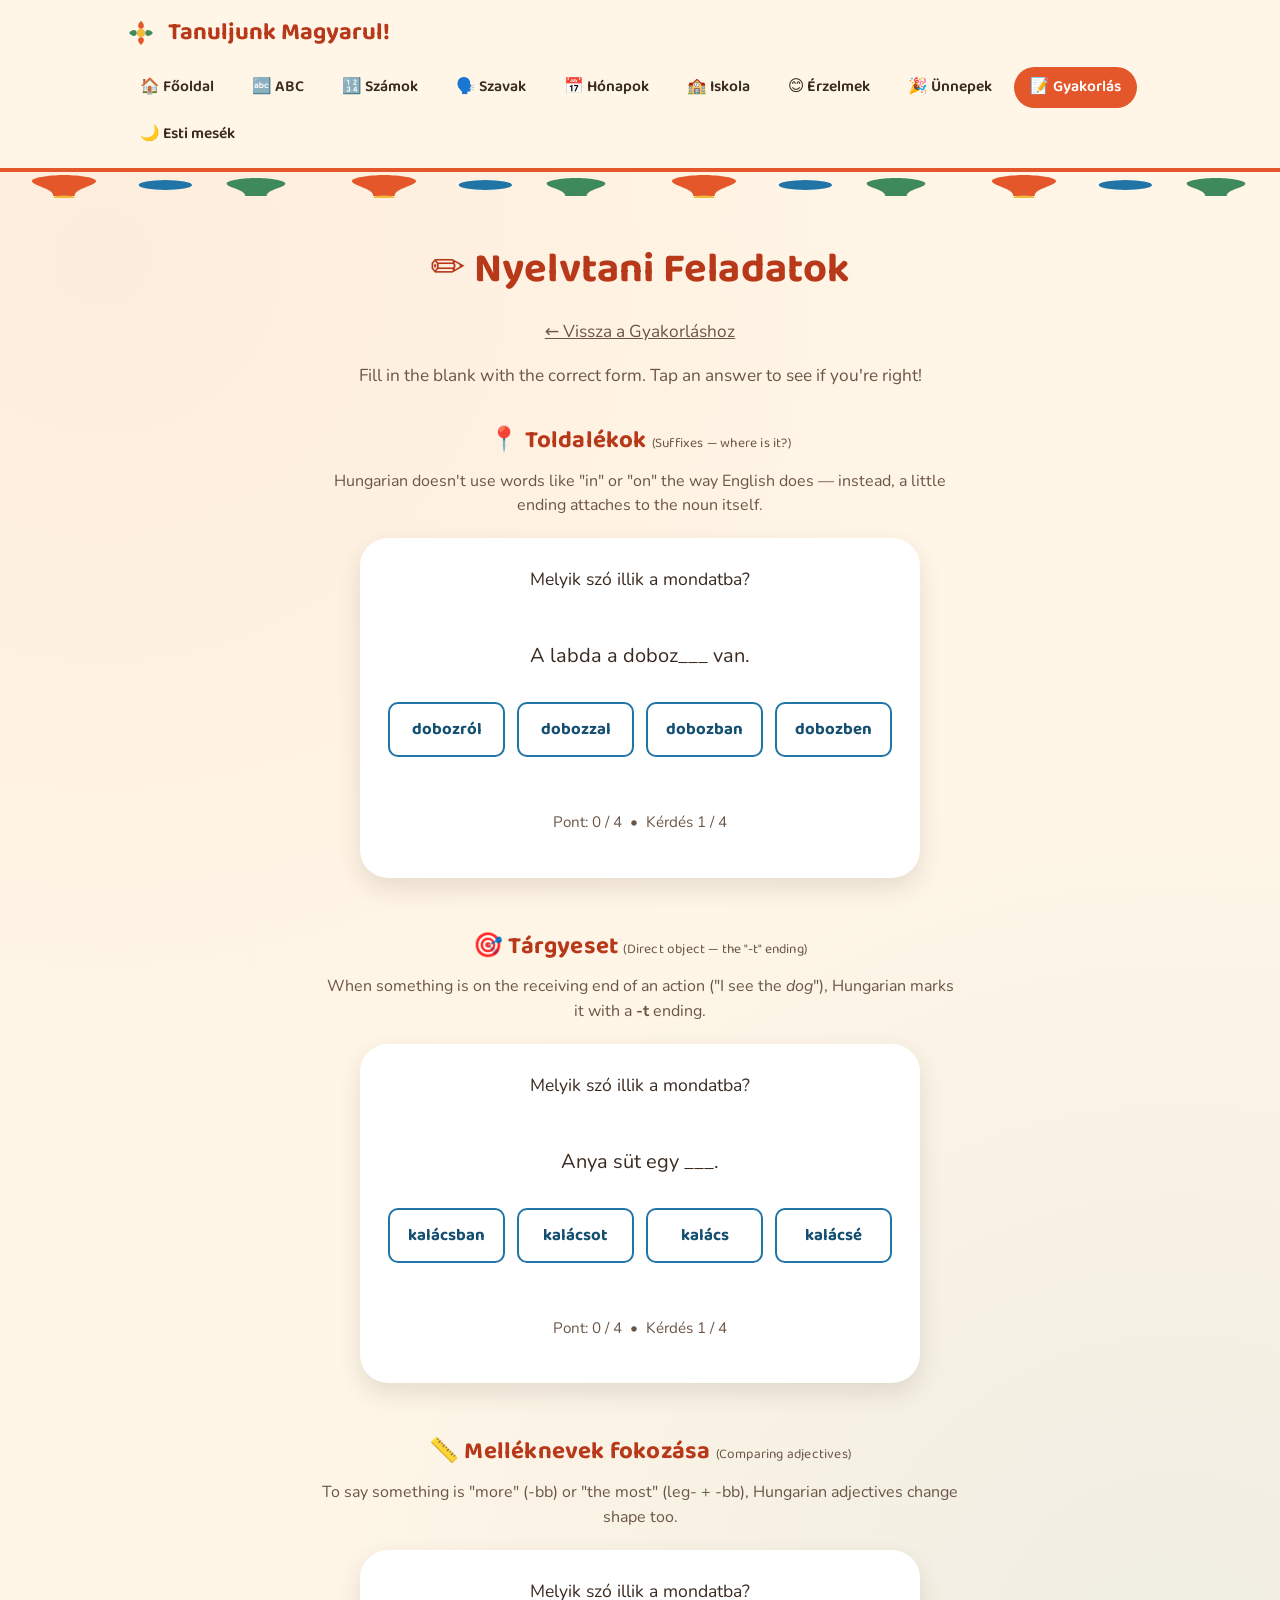
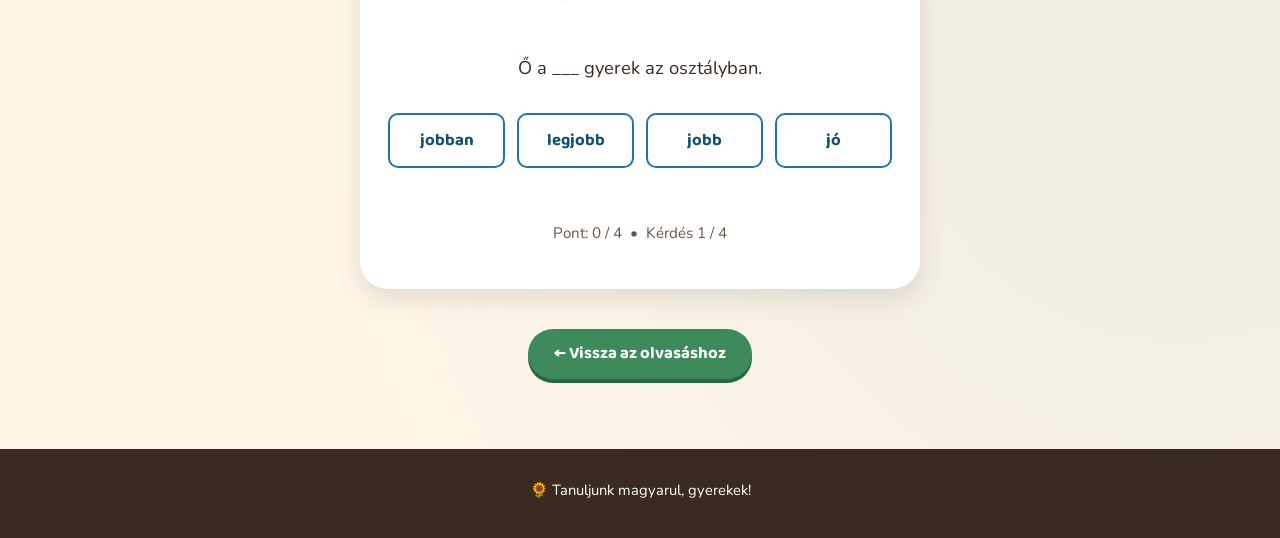
<file: feladatok.html>
<!DOCTYPE html>
<html lang="hu">
<head>
<meta charset="UTF-8">
<meta name="viewport" content="width=device-width, initial-scale=1.0">
<title>Nyelvtani Feladatok — Tanuljunk Magyarul!</title>
<meta name="description" content="Interaktív magyar nyelvtani gyakorlatok gyerekeknek: toldalékok, tárgyeset, melléknévfokozás.">
<link rel="preconnect" href="https://fonts.googleapis.com">
<link rel="preconnect" href="https://fonts.gstatic.com" crossorigin>
<link href="https://fonts.googleapis.com/css2?family=Baloo+2:wght@500;700;800&family=Nunito:wght@400;600;700;800&display=swap" rel="stylesheet">
<link rel="stylesheet" href="css/style.css">
</head>
<body>
<a class="skip-link" href="#main">Ugrás a tartalomhoz</a>

<header class="site-header">
  <div class="container">
    <a class="logo" href="index.html">
      <svg class="logo-flower" viewBox="0 0 40 40" xmlns="http://www.w3.org/2000/svg" aria-hidden="true">
        <circle cx="20" cy="20" r="5" fill="var(--yellow)"/>
        <path d="M20 15 C16 15 15 10 20 6 C25 10 24 15 20 15Z" fill="var(--paprika)"/>
        <path d="M20 25 C16 25 15 30 20 34 C25 30 24 25 20 25Z" fill="var(--paprika)"/>
        <path d="M15 20 C15 16 10 15 6 20 C10 25 15 24 15 20Z" fill="var(--green)"/>
        <path d="M25 20 C25 16 30 15 34 20 C30 25 25 24 25 20Z" fill="var(--green)"/>
      </svg>
      Tanuljunk Magyarul!
    </a>
    <nav class="main-nav" aria-label="Fő navigáció">
      <a href="index.html">🏠 Főoldal</a>
      <a href="abc.html">🔤 ABC</a>
      <a href="numbers.html">🔢 Számok</a>
      <a href="words.html">🗣️ Szavak</a>
      <a href="calendar.html">📅 Hónapok</a>
      <a href="iskola.html">🏫 Iskola</a>
      <a href="erzelmek.html">😊 Érzelmek</a>
      <a href="unnepek.html">🎉 Ünnepek</a>
      <a href="gyakorlas.html" aria-current="page">📝 Gyakorlás</a>
      <a href="estimesek.html">🌙 Esti mesék</a>
    </nav>
  </div>
</header>

<div class="folk-border" aria-hidden="true">
  <svg viewBox="0 0 240 26" preserveAspectRatio="none" xmlns="http://www.w3.org/2000/svg">
    <defs>
      <pattern id="tulipPattern11" width="60" height="26" patternUnits="userSpaceOnUse">
        <path d="M10 24 C10 16 6 14 6 9 C6 5 10 3 12 3 C14 3 18 5 18 9 C18 14 14 16 14 24 Z" fill="var(--paprika)"/>
        <circle cx="31" cy="13" r="5" fill="var(--blue)"/>
        <path d="M46 24 C46 17 42.5 16 42.5 11.5 C42.5 8 46 6 48 6 C50 6 53.5 8 53.5 11.5 C53.5 16 50 17 50 24 Z" fill="var(--green)"/>
        <circle cx="12" cy="25.5" r="2" fill="var(--yellow)"/>
      </pattern>
    </defs>
    <rect width="240" height="26" fill="url(#tulipPattern11)"/>
  </svg>
</div>

<main id="main">
  <section class="page-section container">
    <div class="section-intro">
      <h1>✏️ Nyelvtani Feladatok</h1>
      <p><a href="gyakorlas.html">← Vissza a Gyakorláshoz</a></p>
      <p>Fill in the blank with the correct form. Tap an answer to see if you're right!</p>
    </div>

    <h2 style="text-align:center; margin-top:10px;">📍 Toldalékok <span style="font-weight:400; font-size:0.85rem; color:var(--ink-soft);">(Suffixes — where is it?)</span></h2>
    <p class="exercise-intro">Hungarian doesn't use words like "in" or "on" the way English does — instead, a little ending attaches to the noun itself.</p>
    <div class="quiz-box" id="quiz-suffix"></div>

    <h2 style="text-align:center; margin-top:50px;">🎯 Tárgyeset <span style="font-weight:400; font-size:0.85rem; color:var(--ink-soft);">(Direct object — the "-t" ending)</span></h2>
    <p class="exercise-intro">When something is on the receiving end of an action ("I see the <em>dog</em>"), Hungarian marks it with a <strong>-t</strong> ending.</p>
    <div class="quiz-box" id="quiz-targy"></div>

    <h2 style="text-align:center; margin-top:50px;">📏 Melléknevek fokozása <span style="font-weight:400; font-size:0.85rem; color:var(--ink-soft);">(Comparing adjectives)</span></h2>
    <p class="exercise-intro">To say something is "more" (-bb) or "the most" (leg- + -bb), Hungarian adjectives change shape too.</p>
    <div class="quiz-box" id="quiz-melleknev"></div>

    <div style="text-align:center; margin-top:40px;">
      <a class="btn btn-green" href="olvasas.html">← Vissza az olvasáshoz</a>
    </div>
  </section>
</main>

<footer class="site-footer">
  <div class="container">
    <p>🌻 Tanuljunk magyarul, gyerekek!</p>
  </div>
</footer>

<script src="js/script.js"></script>
<script>
  const suffixQuiz = [
    { visual: '<span style="font-size:1.25rem;letter-spacing:normal;">A kutya a kert___ szalad.</span>', answer: 'kertben', options: ['kertben', 'kertban', 'kerten', 'kerttől'] },
    { visual: '<span style="font-size:1.25rem;letter-spacing:normal;">A labda a doboz___ van.</span>', answer: 'dobozban', options: ['dobozban', 'dobozben', 'dobozról', 'dobozzal'] },
    { visual: '<span style="font-size:1.25rem;letter-spacing:normal;">Az iskola a város___ van.</span>', answer: 'városban', options: ['városban', 'városben', 'városba', 'városból'] },
    { visual: '<span style="font-size:1.25rem;letter-spacing:normal;">A könyv az asztal___ van.</span>', answer: 'asztalon', options: ['asztalon', 'asztalban', 'asztalnak', 'asztalról'] }
  ];

  const targyQuiz = [
    { visual: '<span style="font-size:1.25rem;letter-spacing:normal;">Szeretem a ___.</span>', answer: 'kutyát', options: ['kutyát', 'kutya', 'kutyák', 'kutyás'] },
    { visual: '<span style="font-size:1.25rem;letter-spacing:normal;">Anya süt egy ___.</span>', answer: 'kalácsot', options: ['kalácsot', 'kalács', 'kalácsban', 'kalácsé'] },
    { visual: '<span style="font-size:1.25rem;letter-spacing:normal;">Olvasom a ___.</span>', answer: 'könyvet', options: ['könyvet', 'könyv', 'könyvben', 'könyvnek'] },
    { visual: '<span style="font-size:1.25rem;letter-spacing:normal;">Látjuk a ___.</span>', answer: 'tanárt', options: ['tanárt', 'tanár', 'tanárnak', 'tanárban'] }
  ];

  const mellekQuiz = [
    { visual: '<span style="font-size:1.15rem;letter-spacing:normal;">A kutya nagy, de az elefánt ___.</span>', answer: 'nagyobb', options: ['nagyobb', 'legnagyobb', 'nagy', 'nagyabb'] },
    { visual: '<span style="font-size:1.15rem;letter-spacing:normal;">Ő a ___ gyerek az osztályban.</span>', answer: 'legjobb', options: ['legjobb', 'jobb', 'jó', 'jobban'] },
    { visual: '<span style="font-size:1.15rem;letter-spacing:normal;">Január a ___ hónap.</span>', answer: 'leghidegebb', options: ['leghidegebb', 'hidegebb', 'hideg', 'hidegen'] },
    { visual: '<span style="font-size:1.15rem;letter-spacing:normal;">Ez a ceruza rövid, az a ceruza ___.</span>', answer: 'hosszabb', options: ['hosszabb', 'leghosszabb', 'hosszú', 'hosszan'] }
  ];

  document.addEventListener('DOMContentLoaded', () => {
    initQuiz(suffixQuiz, { prompt: 'Melyik szó illik a mondatba?', containerId: 'quiz-suffix' });
    initQuiz(targyQuiz, { prompt: 'Melyik szó illik a mondatba?', containerId: 'quiz-targy' });
    initQuiz(mellekQuiz, { prompt: 'Melyik szó illik a mondatba?', containerId: 'quiz-melleknev' });
  });
</script>
</body>
</html>
</file>
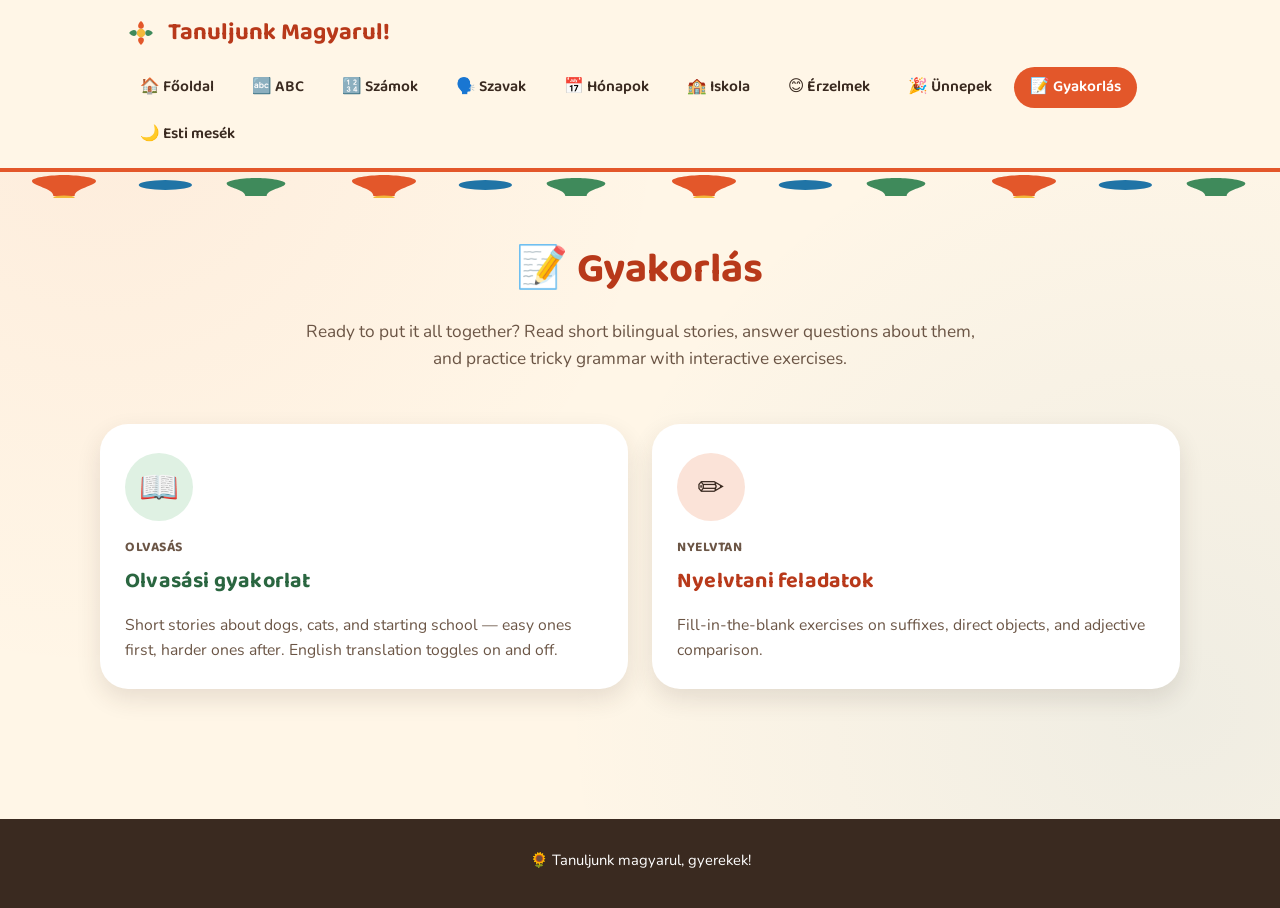
<file: gyakorlas.html>
<!DOCTYPE html>
<html lang="hu">
<head>
<meta charset="UTF-8">
<meta name="viewport" content="width=device-width, initial-scale=1.0">
<title>Gyakorlás — Tanuljunk Magyarul!</title>
<meta name="description" content="Olvasási gyakorlat kétnyelvű történetekkel és interaktív nyelvtani feladatok.">
<link rel="preconnect" href="https://fonts.googleapis.com">
<link rel="preconnect" href="https://fonts.gstatic.com" crossorigin>
<link href="https://fonts.googleapis.com/css2?family=Baloo+2:wght@500;700;800&family=Nunito:wght@400;600;700;800&display=swap" rel="stylesheet">
<link rel="stylesheet" href="css/style.css">
</head>
<body>
<a class="skip-link" href="#main">Ugrás a tartalomhoz</a>

<header class="site-header">
  <div class="container">
    <a class="logo" href="index.html">
      <svg class="logo-flower" viewBox="0 0 40 40" xmlns="http://www.w3.org/2000/svg" aria-hidden="true">
        <circle cx="20" cy="20" r="5" fill="var(--yellow)"/>
        <path d="M20 15 C16 15 15 10 20 6 C25 10 24 15 20 15Z" fill="var(--paprika)"/>
        <path d="M20 25 C16 25 15 30 20 34 C25 30 24 25 20 25Z" fill="var(--paprika)"/>
        <path d="M15 20 C15 16 10 15 6 20 C10 25 15 24 15 20Z" fill="var(--green)"/>
        <path d="M25 20 C25 16 30 15 34 20 C30 25 25 24 25 20Z" fill="var(--green)"/>
      </svg>
      Tanuljunk Magyarul!
    </a>
    <nav class="main-nav" aria-label="Fő navigáció">
      <a href="index.html">🏠 Főoldal</a>
      <a href="abc.html">🔤 ABC</a>
      <a href="numbers.html">🔢 Számok</a>
      <a href="words.html">🗣️ Szavak</a>
      <a href="calendar.html">📅 Hónapok</a>
      <a href="iskola.html">🏫 Iskola</a>
      <a href="erzelmek.html">😊 Érzelmek</a>
      <a href="unnepek.html">🎉 Ünnepek</a>
      <a href="gyakorlas.html" aria-current="page">📝 Gyakorlás</a>
      <a href="estimesek.html">🌙 Esti mesék</a>
    </nav>
  </div>
</header>

<div class="folk-border" aria-hidden="true">
  <svg viewBox="0 0 240 26" preserveAspectRatio="none" xmlns="http://www.w3.org/2000/svg">
    <defs>
      <pattern id="tulipPattern9" width="60" height="26" patternUnits="userSpaceOnUse">
        <path d="M10 24 C10 16 6 14 6 9 C6 5 10 3 12 3 C14 3 18 5 18 9 C18 14 14 16 14 24 Z" fill="var(--paprika)"/>
        <circle cx="31" cy="13" r="5" fill="var(--blue)"/>
        <path d="M46 24 C46 17 42.5 16 42.5 11.5 C42.5 8 46 6 48 6 C50 6 53.5 8 53.5 11.5 C53.5 16 50 17 50 24 Z" fill="var(--green)"/>
        <circle cx="12" cy="25.5" r="2" fill="var(--yellow)"/>
      </pattern>
    </defs>
    <rect width="240" height="26" fill="url(#tulipPattern9)"/>
  </svg>
</div>

<main id="main">
  <section class="page-section container">
    <div class="section-intro">
      <h1>📝 Gyakorlás</h1>
      <p>Ready to put it all together? Read short bilingual stories, answer questions about them, and practice tricky grammar with interactive exercises.</p>
    </div>

    <div class="category-grid">
      <a class="category-card" href="olvasas.html" style="--card-accent: var(--green-dark); --card-tint: #DFF1E3;">
        <div class="icon-wrap"><span style="font-size:2rem;">📖</span></div>
        <span class="hu-tag">Olvasás</span>
        <h2>Olvasási gyakorlat</h2>
        <p>Short stories about dogs, cats, and starting school — easy ones first, harder ones after. English translation toggles on and off.</p>
      </a>

      <a class="category-card" href="feladatok.html" style="--card-accent: var(--paprika-dark); --card-tint: #FBE3D8;">
        <div class="icon-wrap"><span style="font-size:2rem;">✏️</span></div>
        <span class="hu-tag">Nyelvtan</span>
        <h2>Nyelvtani feladatok</h2>
        <p>Fill-in-the-blank exercises on suffixes, direct objects, and adjective comparison.</p>
      </a>
    </div>
  </section>
</main>

<footer class="site-footer">
  <div class="container">
    <p>🌻 Tanuljunk magyarul, gyerekek!</p>
  </div>
</footer>

<script src="js/script.js"></script>
</body>
</html>
</file>
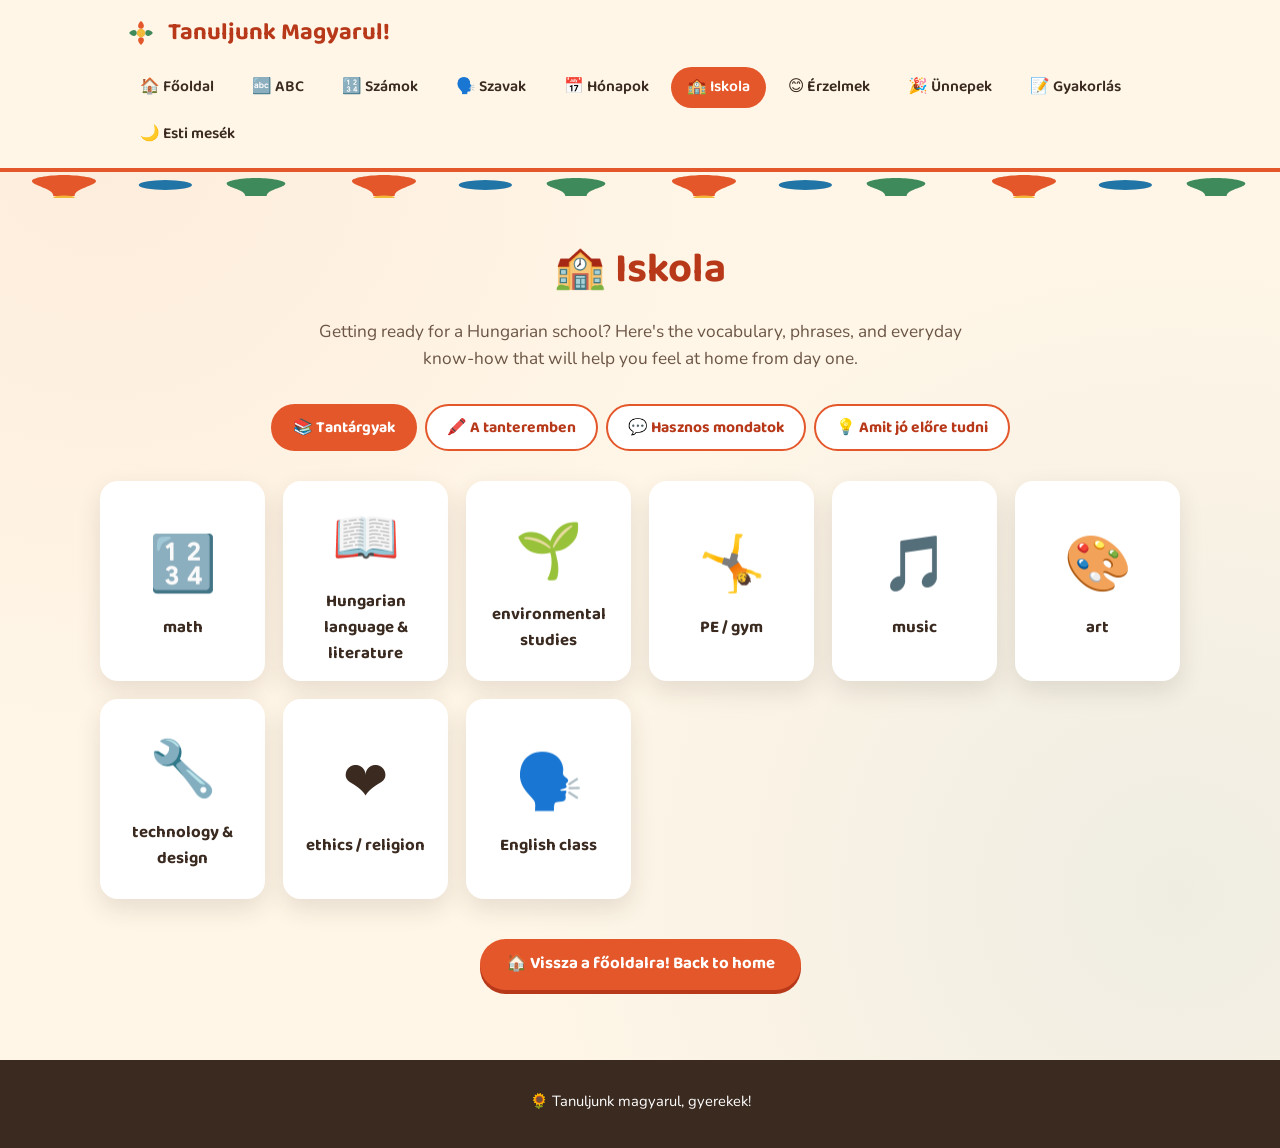
<file: iskola.html>
<!DOCTYPE html>
<html lang="hu">
<head>
<meta charset="UTF-8">
<meta name="viewport" content="width=device-width, initial-scale=1.0">
<title>Iskola — Tanuljunk Magyarul!</title>
<meta name="description" content="Iskolai szókincs, tantárgyak, hasznos mondatok és tudnivalók a magyar iskolába való beilleszkedéshez.">
<link rel="preconnect" href="https://fonts.googleapis.com">
<link rel="preconnect" href="https://fonts.gstatic.com" crossorigin>
<link href="https://fonts.googleapis.com/css2?family=Baloo+2:wght@500;700;800&family=Nunito:wght@400;600;700;800&display=swap" rel="stylesheet">
<link rel="stylesheet" href="css/style.css">
</head>
<body>
<a class="skip-link" href="#main">Ugrás a tartalomhoz</a>

<header class="site-header">
  <div class="container">
    <a class="logo" href="index.html">
      <svg class="logo-flower" viewBox="0 0 40 40" xmlns="http://www.w3.org/2000/svg" aria-hidden="true">
        <circle cx="20" cy="20" r="5" fill="var(--yellow)"/>
        <path d="M20 15 C16 15 15 10 20 6 C25 10 24 15 20 15Z" fill="var(--paprika)"/>
        <path d="M20 25 C16 25 15 30 20 34 C25 30 24 25 20 25Z" fill="var(--paprika)"/>
        <path d="M15 20 C15 16 10 15 6 20 C10 25 15 24 15 20Z" fill="var(--green)"/>
        <path d="M25 20 C25 16 30 15 34 20 C30 25 25 24 25 20Z" fill="var(--green)"/>
      </svg>
      Tanuljunk Magyarul!
    </a>
    <nav class="main-nav" aria-label="Fő navigáció">
      <a href="index.html">🏠 Főoldal</a>
      <a href="abc.html">🔤 ABC</a>
      <a href="numbers.html">🔢 Számok</a>
      <a href="words.html">🗣️ Szavak</a>
      <a href="calendar.html">📅 Hónapok</a>
      <a href="iskola.html" aria-current="page">🏫 Iskola</a>
      <a href="erzelmek.html">😊 Érzelmek</a>
      <a href="unnepek.html">🎉 Ünnepek</a>
      <a href="gyakorlas.html">📝 Gyakorlás</a>
      <a href="estimesek.html">🌙 Esti mesék</a>
    </nav>
  </div>
</header>

<div class="folk-border" aria-hidden="true">
  <svg viewBox="0 0 240 26" preserveAspectRatio="none" xmlns="http://www.w3.org/2000/svg">
    <defs>
      <pattern id="tulipPattern6" width="60" height="26" patternUnits="userSpaceOnUse">
        <path d="M10 24 C10 16 6 14 6 9 C6 5 10 3 12 3 C14 3 18 5 18 9 C18 14 14 16 14 24 Z" fill="var(--paprika)"/>
        <circle cx="31" cy="13" r="5" fill="var(--blue)"/>
        <path d="M46 24 C46 17 42.5 16 42.5 11.5 C42.5 8 46 6 48 6 C50 6 53.5 8 53.5 11.5 C53.5 16 50 17 50 24 Z" fill="var(--green)"/>
        <circle cx="12" cy="25.5" r="2" fill="var(--yellow)"/>
      </pattern>
    </defs>
    <rect width="240" height="26" fill="url(#tulipPattern6)"/>
  </svg>
</div>

<main id="main">
  <section class="page-section container">
    <div class="section-intro">
      <h1>🏫 Iskola</h1>
      <p>Getting ready for a Hungarian school? Here's the vocabulary, phrases, and everyday know-how that will help you feel at home from day one.</p>
    </div>

    <div class="tabs" role="tablist" aria-label="Iskolai témák">
      <button class="tab-btn" role="tab" data-tab="tab-subjects" aria-selected="true">📚 Tantárgyak</button>
      <button class="tab-btn" role="tab" data-tab="tab-classroom" aria-selected="false">🖍️ A tanteremben</button>
      <button class="tab-btn" role="tab" data-tab="tab-phrases" aria-selected="false">💬 Hasznos mondatok</button>
      <button class="tab-btn" role="tab" data-tab="tab-know" aria-selected="false">💡 Amit jó előre tudni</button>
    </div>

    <!-- TANTÁRGYAK -->
    <div class="tab-panel active" id="tab-subjects">
      <div class="flash-grid">
        <div class="flashcard" data-word="matematika" data-audio="audio/iskola/matematika.mp3"><button><div class="card-inner"><div class="card-face card-front"><span class="emoji">🔢</span><span class="eng-word">math</span></div><div class="card-face card-back"><span class="hu-word">matematika</span><span class="say-hint">🔊 tap to hear</span></div></div></button></div>
        <div class="flashcard" data-word="magyar nyelv és irodalom" data-audio="audio/iskola/magyar-nyelv-es-irodalom.mp3"><button><div class="card-inner"><div class="card-face card-front"><span class="emoji">📖</span><span class="eng-word">Hungarian language &amp; literature</span></div><div class="card-face card-back"><span class="hu-word">magyar nyelv és irodalom</span><span class="say-hint">🔊 tap to hear</span></div></div></button></div>
        <div class="flashcard" data-word="környezetismeret" data-audio="audio/iskola/kornyezetismeret.mp3"><button><div class="card-inner"><div class="card-face card-front"><span class="emoji">🌱</span><span class="eng-word">environmental studies</span></div><div class="card-face card-back"><span class="hu-word">környezetismeret</span><span class="say-hint">🔊 tap to hear</span></div></div></button></div>
        <div class="flashcard" data-word="testnevelés" data-audio="audio/iskola/testneveles.mp3"><button><div class="card-inner"><div class="card-face card-front"><span class="emoji">🤸</span><span class="eng-word">PE / gym</span></div><div class="card-face card-back"><span class="hu-word">testnevelés</span><span class="say-hint">🔊 tap to hear</span></div></div></button></div>
        <div class="flashcard" data-word="ének-zene" data-audio="audio/iskola/enek-zene.mp3"><button><div class="card-inner"><div class="card-face card-front"><span class="emoji">🎵</span><span class="eng-word">music</span></div><div class="card-face card-back"><span class="hu-word">ének-zene</span><span class="say-hint">🔊 tap to hear</span></div></div></button></div>
        <div class="flashcard" data-word="rajz és vizuális kultúra" data-audio="audio/iskola/rajz-es-vizualis-kultura.mp3"><button><div class="card-inner"><div class="card-face card-front"><span class="emoji">🎨</span><span class="eng-word">art</span></div><div class="card-face card-back"><span class="hu-word">rajz és vizuális kultúra</span><span class="say-hint">🔊 tap to hear</span></div></div></button></div>
        <div class="flashcard" data-word="technika és tervezés" data-audio="audio/iskola/technika-es-tervezes.mp3"><button><div class="card-inner"><div class="card-face card-front"><span class="emoji">🔧</span><span class="eng-word">technology &amp; design</span></div><div class="card-face card-back"><span class="hu-word">technika és tervezés</span><span class="say-hint">🔊 tap to hear</span></div></div></button></div>
        <div class="flashcard" data-word="etika" data-audio="audio/iskola/etika.mp3"><button><div class="card-inner"><div class="card-face card-front"><span class="emoji">❤️</span><span class="eng-word">ethics / religion</span></div><div class="card-face card-back"><span class="hu-word">etika / hittan</span><span class="say-hint">🔊 tap to hear</span></div></div></button></div>
        <div class="flashcard" data-word="angol nyelv" data-audio="audio/iskola/angol-nyelv.mp3"><button><div class="card-inner"><div class="card-face card-front"><span class="emoji">🗣️</span><span class="eng-word">English class</span></div><div class="card-face card-back"><span class="hu-word">angol nyelv</span><span class="say-hint">🔊 tap to hear</span></div></div></button></div>
      </div>
    </div>

    <!-- A TANTEREMBEN -->
    <div class="tab-panel" id="tab-classroom">
      <div class="flash-grid">
        <div class="flashcard" data-word="füzet" data-audio="audio/iskola/034_fuzet.mp3"><button><div class="card-inner"><div class="card-face card-front"><span class="emoji">📓</span><span class="eng-word">notebook</span></div><div class="card-face card-back"><span class="hu-word">füzet</span><span class="say-hint">🔊 tap to hear</span></div></div></button></div>
        <div class="flashcard" data-word="tolltartó" data-audio="audio/iskola/035_tolltarto.mp3"><button><div class="card-inner"><div class="card-face card-front"><span class="emoji"><svg viewBox="0 0 64 64"><path d="M10 24c0-4 3-7 7-7h30c4 0 7 3 7 7v16c0 4-3 7-7 7H17c-4 0-7-3-7-7z" fill="#2074A6" stroke="#144F72" stroke-width="2.5" stroke-linejoin="round"/><circle cx="32" cy="32" r="4" fill="#F3B93B" stroke="#C98F1C" stroke-width="2"/><path d="M32 20v-6M32 50v6" stroke="#144F72" stroke-width="2" stroke-linecap="round"/></svg></span><span class="eng-word">pencil case</span></div><div class="card-face card-back"><span class="hu-word">tolltartó</span><span class="say-hint">🔊 tap to hear</span></div></div></button></div>
        <div class="flashcard" data-word="ceruza" data-audio="audio/iskola/036_ceruza.mp3"><button><div class="card-inner"><div class="card-face card-front"><span class="emoji">✏️</span><span class="eng-word">pencil</span></div><div class="card-face card-back"><span class="hu-word">ceruza</span><span class="say-hint">🔊 tap to hear</span></div></div></button></div>
        <div class="flashcard" data-word="radír" data-audio="audio/iskola/037_radir.mp3"><button><div class="card-inner"><div class="card-face card-front"><span class="emoji"><svg viewBox="0 0 64 64"><rect x="12" y="22" width="40" height="22" rx="6" fill="#D4537E" stroke="#993556" stroke-width="2.5"/><rect x="12" y="22" width="40" height="10" rx="5" fill="#fff" opacity="0.85"/><circle cx="24" cy="38" r="1.8" fill="#993556"/><circle cx="34" cy="39" r="1.8" fill="#993556"/></svg></span><span class="eng-word">eraser</span></div><div class="card-face card-back"><span class="hu-word">radír</span><span class="say-hint">🔊 tap to hear</span></div></div></button></div>
        <div class="flashcard" data-word="vonalzó" data-audio="audio/iskola/038_vonalzo.mp3"><button><div class="card-inner"><div class="card-face card-front"><span class="emoji">📏</span><span class="eng-word">ruler</span></div><div class="card-face card-back"><span class="hu-word">vonalzó</span><span class="say-hint">🔊 tap to hear</span></div></div></button></div>
        <div class="flashcard" data-word="toll" data-audio="audio/iskola/039_toll.mp3"><button><div class="card-inner"><div class="card-face card-front"><span class="emoji">🖊️</span><span class="eng-word">pen</span></div><div class="card-face card-back"><span class="hu-word">toll</span><span class="say-hint">🔊 tap to hear</span></div></div></button></div>
        <div class="flashcard" data-word="táska" data-audio="audio/iskola/040_taska.mp3"><button><div class="card-inner"><div class="card-face card-front"><span class="emoji">🎒</span><span class="eng-word">backpack</span></div><div class="card-face card-back"><span class="hu-word">táska</span><span class="say-hint">🔊 tap to hear</span></div></div></button></div>
        <div class="flashcard" data-word="pad" data-audio="audio/iskola/041_pad.mp3"><button><div class="card-inner"><div class="card-face card-front"><span class="emoji"><svg viewBox="0 0 64 64"><rect x="8" y="24" width="48" height="8" rx="3" fill="#8B5E34" stroke="#6B4423" stroke-width="2.5"/><rect x="12" y="32" width="8" height="18" rx="2" fill="#6B4423"/><rect x="44" y="32" width="8" height="18" rx="2" fill="#6B4423"/><rect x="20" y="34" width="24" height="8" rx="2" fill="#F3B93B" stroke="#C98F1C" stroke-width="2"/></svg></span><span class="eng-word">desk</span></div><div class="card-face card-back"><span class="hu-word">pad</span><span class="say-hint">🔊 tap to hear</span></div></div></button></div>
        <div class="flashcard" data-word="szék" data-audio="audio/iskola/042_szek.mp3"><button><div class="card-inner"><div class="card-face card-front"><span class="emoji">🪑</span><span class="eng-word">chair</span></div><div class="card-face card-back"><span class="hu-word">szék</span><span class="say-hint">🔊 tap to hear</span></div></div></button></div>
        <div class="flashcard" data-word="tábla" data-audio="audio/iskola/043_tabla.mp3"><button><div class="card-inner"><div class="card-face card-front"><span class="emoji"><svg viewBox="0 0 64 64"><rect x="8" y="12" width="48" height="32" rx="4" fill="#3F8A5B" stroke="#2A6640" stroke-width="2.5"/><path d="M16 22h20M16 28h14M16 34h24" stroke="#fff" stroke-width="2" stroke-linecap="round" opacity="0.85"/><rect x="8" y="44" width="48" height="6" rx="2" fill="#8B5E34" stroke="#6B4423" stroke-width="2"/><rect x="30" y="46" width="6" height="3" fill="#fff"/></svg></span><span class="eng-word">blackboard</span></div><div class="card-face card-back"><span class="hu-word">tábla</span><span class="say-hint">🔊 tap to hear</span></div></div></button></div>
        <div class="flashcard" data-word="ellenőrző" data-audio="audio/iskola/044_ellenorzo.mp3"><button><div class="card-inner"><div class="card-face card-front"><span class="emoji"><svg viewBox="0 0 64 64"><rect x="14" y="8" width="36" height="48" rx="3" fill="#7A3364" stroke="#4D2143" stroke-width="2.5"/><rect x="20" y="16" width="24" height="4" rx="2" fill="#fff" opacity="0.7"/><rect x="20" y="24" width="16" height="3" rx="1.5" fill="#fff" opacity="0.5"/><path d="M40 8v14l-4-3-4 3V8z" fill="#F3B93B" stroke="#C98F1C" stroke-width="2" stroke-linejoin="round"/></svg></span><span class="eng-word">report book</span></div><div class="card-face card-back"><span class="hu-word">ellenőrző</span><span class="say-hint">🔊 tap to hear</span></div></div></button></div>
      </div>
      <p class="center-note">💡 The <strong>ellenőrző</strong> is a small booklet every Hungarian student carries — teachers write grades, notes, and messages to parents in it. There isn't really a US equivalent, so it's worth asking about on the first day!</p>
    </div>

    <!-- HASZNOS MONDATOK -->
    <div class="tab-panel" id="tab-phrases">
      <p class="section-intro" style="max-width:680px; margin:0 auto 28px; text-align:center; color:var(--ink-soft);">These full sentences will help far more than single words — tap the speaker to hear each one.</p>

      <div class="phrase-section">
        <h3>🤔 Segítségkérés <span style="font-weight:400; font-size:0.85rem; color:var(--ink-soft);">(Asking for help)</span></h3>
        <div class="phrase-list">
          <div class="phrase-card"><div class="phrase-text"><div class="phrase-hu">Nem értem.</div><div class="phrase-en">I don't understand.</div></div><button class="btn-sound speak-btn" data-text="Nem értem." data-audio="audio/iskola/nem-ertem.mp3">🔊</button></div>
          <div class="phrase-card"><div class="phrase-text"><div class="phrase-hu">Elmondanád még egyszer, kérlek?</div><div class="phrase-en">Could you say that again, please?</div></div><button class="btn-sound speak-btn" data-text="Elmondanád még egyszer, kérlek?" data-audio="audio/iskola/elmondanad-meg-egyszer-kerlek.mp3">🔊</button></div>
          <div class="phrase-card"><div class="phrase-text"><div class="phrase-hu">Hogy mondják ezt magyarul?</div><div class="phrase-en">How do you say this in Hungarian?</div></div><button class="btn-sound speak-btn" data-text="Hogy mondják ezt magyarul?" data-audio="audio/iskola/hogy-mondjak-ezt-magyarul.mp3">🔊</button></div>
          <div class="phrase-card"><div class="phrase-text"><div class="phrase-hu">Leírnád, kérlek?</div><div class="phrase-en">Could you write it down, please?</div></div><button class="btn-sound speak-btn" data-text="Leírnád, kérlek?" data-audio="audio/iskola/leirnad-kerlek.mp3">🔊</button></div>
        </div>
      </div>

      <div class="phrase-section">
        <h3>🙋 Alapvető szükségletek <span style="font-weight:400; font-size:0.85rem; color:var(--ink-soft);">(Basic needs)</span></h3>
        <div class="phrase-list">
          <div class="phrase-card"><div class="phrase-text"><div class="phrase-hu">Kimehetek a mosdóba?</div><div class="phrase-en">Can I go to the bathroom?</div></div><button class="btn-sound speak-btn" data-text="Kimehetek a mosdóba?" data-audio="audio/iskola/kimehetek-a-mosdoba.mp3">🔊</button></div>
          <div class="phrase-card"><div class="phrase-text"><div class="phrase-hu">Ihatok egy kis vizet?</div><div class="phrase-en">Can I have some water?</div></div><button class="btn-sound speak-btn" data-text="Ihatok egy kis vizet?" data-audio="audio/iskola/ihatok-egy-kis-vizet.mp3">🔊</button></div>
          <div class="phrase-card"><div class="phrase-text"><div class="phrase-hu">Rosszul érzem magam.</div><div class="phrase-en">I don't feel well.</div></div><button class="btn-sound speak-btn" data-text="Rosszul érzem magam." data-audio="audio/iskola/rosszul-erzem-magam.mp3">🔊</button></div>
          <div class="phrase-card"><div class="phrase-text"><div class="phrase-hu">Elfelejtettem a füzetemet.</div><div class="phrase-en">I forgot my notebook.</div></div><button class="btn-sound speak-btn" data-text="Elfelejtettem a füzetemet." data-audio="audio/iskola/elfelejtettem-a-fuzetemet.mp3">🔊</button></div>
        </div>
      </div>

      <div class="phrase-section">
        <h3>🤝 Barátkozás <span style="font-weight:400; font-size:0.85rem; color:var(--ink-soft);">(Making friends)</span></h3>
        <div class="phrase-list">
          <div class="phrase-card"><div class="phrase-text"><div class="phrase-hu">Szia, hogy hívnak?</div><div class="phrase-en">Hi, what's your name?</div></div><button class="btn-sound speak-btn" data-text="Szia, hogy hívnak?" data-audio="audio/iskola/szia-hogy-hivnak.mp3">🔊</button></div>
          <div class="phrase-card"><div class="phrase-text"><div class="phrase-hu">Játszhatok veletek?</div><div class="phrase-en">Can I play with you?</div></div><button class="btn-sound speak-btn" data-text="Játszhatok veletek?" data-audio="audio/iskola/jatszhatok-veletek.mp3">🔊</button></div>
          <div class="phrase-card"><div class="phrase-text"><div class="phrase-hu">Ez az enyém.</div><div class="phrase-en">This is mine.</div></div><button class="btn-sound speak-btn" data-text="Ez az enyém." data-audio="audio/iskola/ez-az-enyem.mp3">🔊</button></div>
          <div class="phrase-card"><div class="phrase-text"><div class="phrase-hu">Szeretnél a barátom lenni?</div><div class="phrase-en">Would you like to be my friend?</div></div><button class="btn-sound speak-btn" data-text="Szeretnél a barátom lenni?" data-audio="audio/iskola/szeretnel-a-baratom-lenni.mp3">🔊</button></div>
        </div>
      </div>

      <div class="phrase-section">
        <h3>✋ Óra alatt <span style="font-weight:400; font-size:0.85rem; color:var(--ink-soft);">(During class)</span></h3>
        <div class="phrase-list">
          <div class="phrase-card"><div class="phrase-text"><div class="phrase-hu">Jelentkezhetek?</div><div class="phrase-en">May I raise my hand?</div></div><button class="btn-sound speak-btn" data-text="Jelentkezhetek?" data-audio="audio/iskola/jelentkezhetek.mp3">🔊</button></div>
          <div class="phrase-card"><div class="phrase-text"><div class="phrase-hu">Nem tudom a választ.</div><div class="phrase-en">I don't know the answer.</div></div><button class="btn-sound speak-btn" data-text="Nem tudom a választ." data-audio="audio/iskola/nem-tudom-a-valaszt.mp3">🔊</button></div>
          <div class="phrase-card"><div class="phrase-text"><div class="phrase-hu">Befejeztem.</div><div class="phrase-en">I'm finished.</div></div><button class="btn-sound speak-btn" data-text="Befejeztem." data-audio="audio/iskola/befejeztem.mp3">🔊</button></div>
          <div class="phrase-card"><div class="phrase-text"><div class="phrase-hu">Kaphatok még egy percet?</div><div class="phrase-en">Can I have one more minute?</div></div><button class="btn-sound speak-btn" data-text="Kaphatok még egy percet?" data-audio="audio/iskola/kaphatok-meg-egy-percet.mp3">🔊</button></div>
        </div>
      </div>
    </div>

    <!-- AMIT JÓ ELŐRE TUDNI -->
    <div class="tab-panel" id="tab-know">
      <div class="info-grid">
        <div class="info-card" style="--card-accent: var(--paprika);">
          <h3>🙇 Hogyan szólítsd a tanítót/tanárt</h3>
          <p>Younger grades usually have one main teacher, called <strong>tanító néni</strong> (female) or <strong>tanító bácsi</strong> (male). Older grades have subject teachers: <strong>tanár néni / tanár úr</strong>.</p>
          <p>Hungarian kids often speak to adults using a polite "tetszik" construction instead of just asking directly — e.g. instead of "Kimehetek?", you'll often hear <strong>"Kimehetek, tanító néni?"</strong> or the softer <strong>"Szabad kimennem?"</strong> It's not required to master this right away, but it's good to recognize.</p>
        </div>
        <div class="info-card" style="--card-accent: var(--blue);">
          <h3>🔔 Csengetés és szünet</h3>
          <p>A bell (<strong>csengő</strong>) rings at the start and end of every class period (<strong>óra</strong>). Between classes there's a short break (<strong>szünet</strong>) — usually 10 minutes, with one longer break for lunch.</p>
        </div>
        <div class="info-card" style="--card-accent: var(--green);">
          <h3>🔢 Osztályzás</h3>
          <p>Hungarian schools grade on a <strong>1–5 scale</strong>, where <strong>5 (jeles)</strong> is the best grade and <strong>1 (elégtelen)</strong> means failing — the opposite direction from an A–F scale!</p>
        </div>
        <div class="info-card" style="--card-accent: var(--plum);">
          <h3>📓 Házi feladat és ellenőrző</h3>
          <p>Homework is <strong>házi feladat</strong>, often written on the board at the end of class. Grades and teacher notes go into the <strong>ellenőrző</strong> (report booklet) — it's important to bring it every day and show it to a parent.</p>
        </div>
        <div class="info-card" style="--card-accent: var(--yellow-dark);">
          <h3>🍽️ Menza</h3>
          <p>School lunch is called <strong>menza</strong>. Many schools also offer a mid-morning snack break. If your child has food preferences or allergies, it's worth mentioning to the teacher early on.</p>
        </div>
        <div class="info-card" style="--card-accent: var(--blue-dark);">
          <h3>✋ Jelentkezés</h3>
          <p>To answer or ask a question, students raise a hand — this is called <strong>jelentkezés</strong>. Calling out without raising a hand is generally discouraged, a bit more formally than in many US classrooms.</p>
        </div>
      </div>
    </div>

    <div style="text-align:center; margin-top:40px;">
      <a class="btn" href="index.html">🏠 Vissza a főoldalra! Back to home</a>
    </div>
  </section>
</main>

<footer class="site-footer">
  <div class="container">
    <p>🌻 Tanuljunk magyarul, gyerekek!</p>
  </div>
</footer>

<script src="js/script.js"></script>
</body>
</html>
</file>
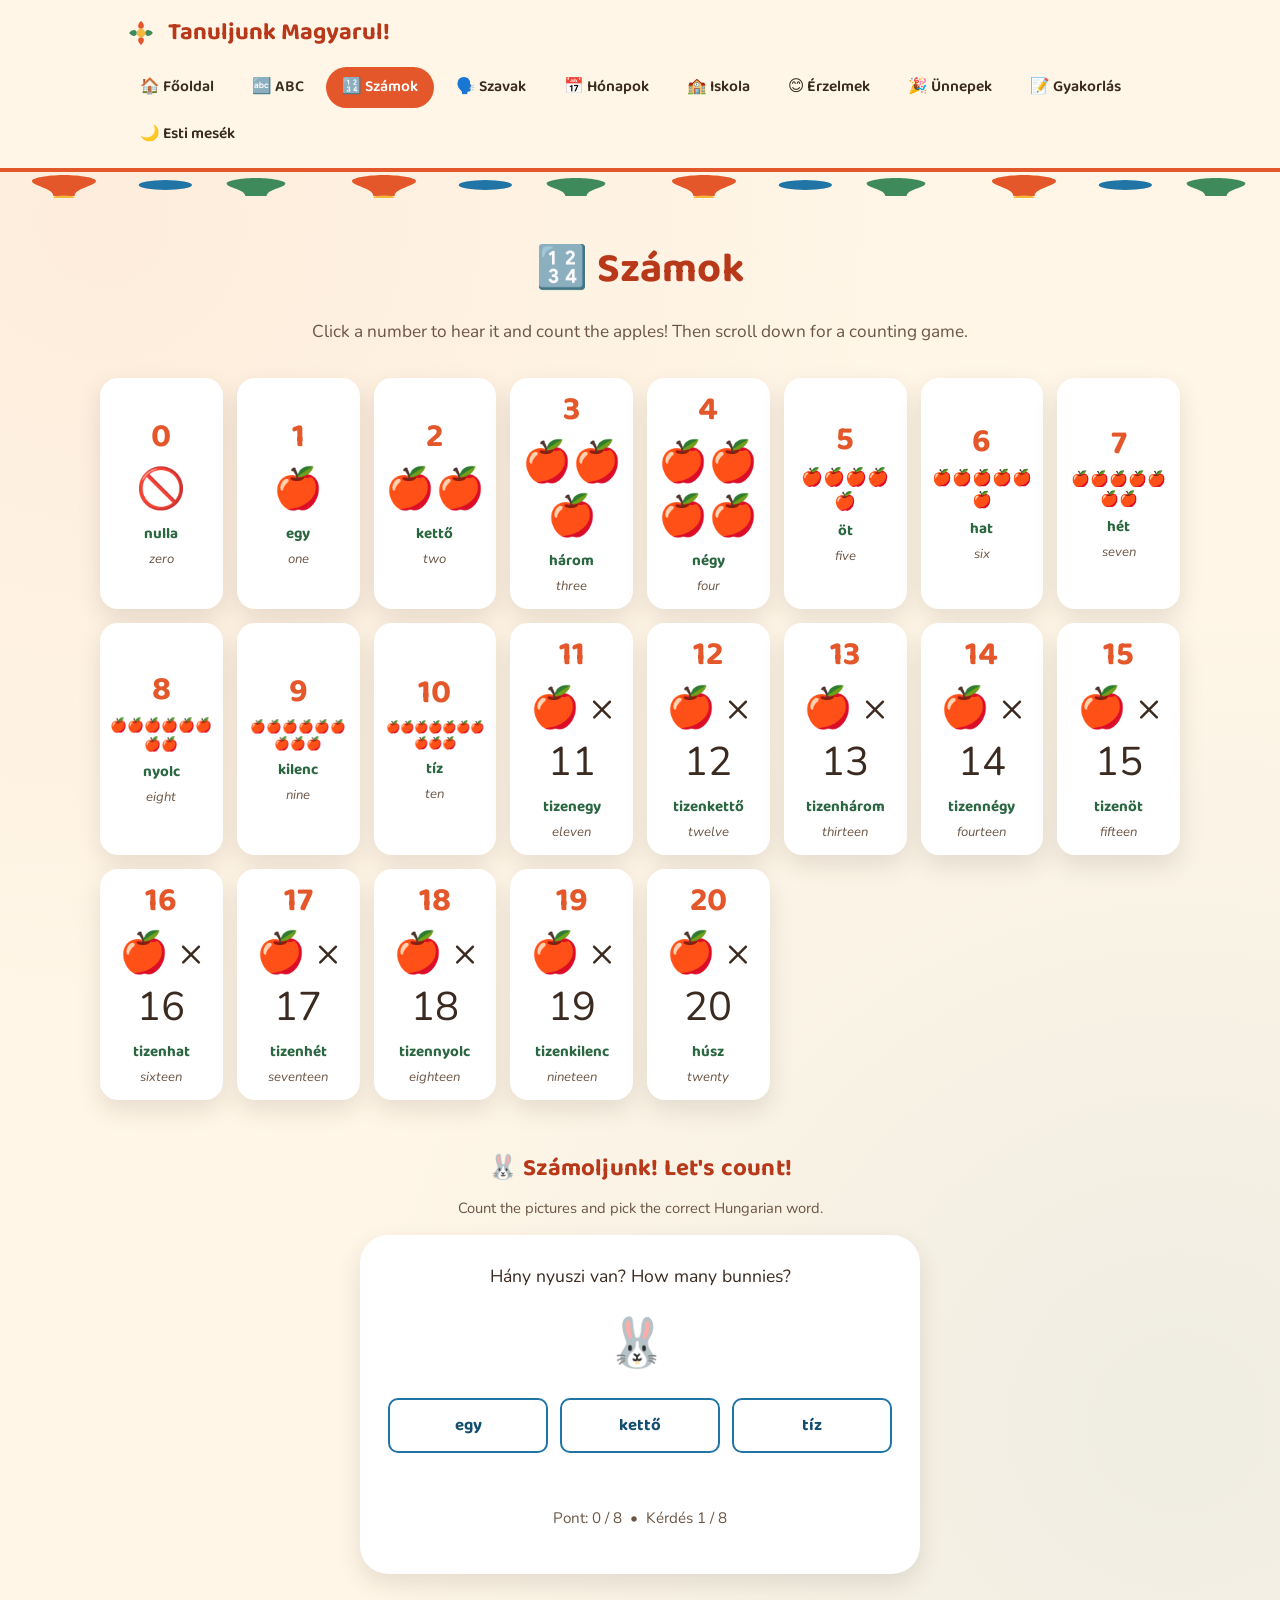
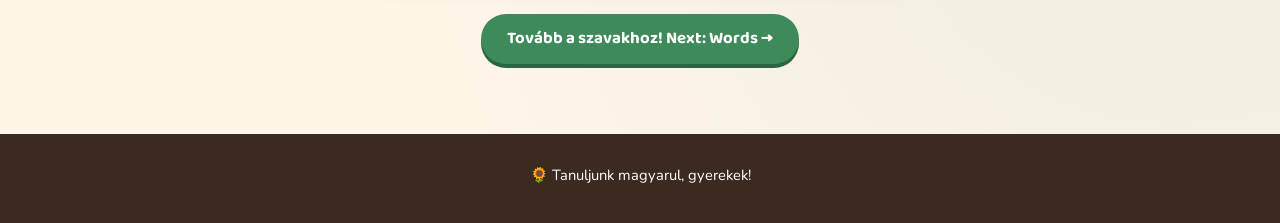
<file: numbers.html>
<!DOCTYPE html>
<html lang="hu">
<head>
<meta charset="UTF-8">
<meta name="viewport" content="width=device-width, initial-scale=1.0">
<title>Számok — Tanuljunk Magyarul!</title>
<meta name="description" content="Tanuld meg a magyar számokat 0-tól 20-ig, és játssz a számolós játékkal.">
<link rel="preconnect" href="https://fonts.googleapis.com">
<link rel="preconnect" href="https://fonts.gstatic.com" crossorigin>
<link href="https://fonts.googleapis.com/css2?family=Baloo+2:wght@500;700;800&family=Nunito:wght@400;600;700;800&display=swap" rel="stylesheet">
<link rel="stylesheet" href="css/style.css">
</head>
<body>
<a class="skip-link" href="#main">Ugrás a tartalomhoz</a>

<header class="site-header">
  <div class="container">
    <a class="logo" href="index.html">
      <svg class="logo-flower" viewBox="0 0 40 40" xmlns="http://www.w3.org/2000/svg" aria-hidden="true">
        <circle cx="20" cy="20" r="5" fill="var(--yellow)"/>
        <path d="M20 15 C16 15 15 10 20 6 C25 10 24 15 20 15Z" fill="var(--paprika)"/>
        <path d="M20 25 C16 25 15 30 20 34 C25 30 24 25 20 25Z" fill="var(--paprika)"/>
        <path d="M15 20 C15 16 10 15 6 20 C10 25 15 24 15 20Z" fill="var(--green)"/>
        <path d="M25 20 C25 16 30 15 34 20 C30 25 25 24 25 20Z" fill="var(--green)"/>
      </svg>
      Tanuljunk Magyarul!
    </a>
    <nav class="main-nav" aria-label="Fő navigáció">
      <a href="index.html">🏠 Főoldal</a>
      <a href="abc.html">🔤 ABC</a>
      <a href="numbers.html" aria-current="page">🔢 Számok</a>
      <a href="words.html">🗣️ Szavak</a>
      <a href="calendar.html">📅 Hónapok</a>
      <a href="iskola.html">🏫 Iskola</a>
      <a href="erzelmek.html">😊 Érzelmek</a>
      <a href="unnepek.html">🎉 Ünnepek</a>
      <a href="gyakorlas.html">📝 Gyakorlás</a>
      <a href="estimesek.html">🌙 Esti mesék</a>
    </nav>
  </div>
</header>

<div class="folk-border" aria-hidden="true">
  <svg viewBox="0 0 240 26" preserveAspectRatio="none" xmlns="http://www.w3.org/2000/svg">
    <defs>
      <pattern id="tulipPattern3" width="60" height="26" patternUnits="userSpaceOnUse">
        <path d="M10 24 C10 16 6 14 6 9 C6 5 10 3 12 3 C14 3 18 5 18 9 C18 14 14 16 14 24 Z" fill="var(--paprika)"/>
        <circle cx="31" cy="13" r="5" fill="var(--blue)"/>
        <path d="M46 24 C46 17 42.5 16 42.5 11.5 C42.5 8 46 6 48 6 C50 6 53.5 8 53.5 11.5 C53.5 16 50 17 50 24 Z" fill="var(--green)"/>
        <circle cx="12" cy="25.5" r="2" fill="var(--yellow)"/>
      </pattern>
    </defs>
    <rect width="240" height="26" fill="url(#tulipPattern3)"/>
  </svg>
</div>

<main id="main">
  <section class="page-section container">
    <div class="section-intro">
      <h1>🔢 Számok</h1>
      <p>Click a number to hear it and count the apples! Then scroll down for a counting game.</p>
    </div>

    <div class="tile-grid">
      <button class="tile" data-word="nulla"><span class="big-letter">0</span><span class="tile-emoji">🚫</span><span class="tile-word">nulla</span><span class="tile-eng">zero</span></button>
      <button class="tile" data-word="egy" data-audio="audio/numbers/1.mp3"><span class="big-letter">1</span><span class="tile-emoji">🍎</span><span class="tile-word">egy</span><span class="tile-eng">one</span></button>
      <button class="tile" data-word="kettő" data-audio="audio/numbers/2.mp3"><span class="big-letter">2</span><span class="tile-emoji">🍎🍎</span><span class="tile-word">kettő</span><span class="tile-eng">two</span></button>
      <button class="tile" data-word="három" data-audio="audio/numbers/3.mp3"><span class="big-letter">3</span><span class="tile-emoji">🍎🍎🍎</span><span class="tile-word">három</span><span class="tile-eng">three</span></button>
      <button class="tile" data-word="négy" data-audio="audio/numbers/4.mp3"><span class="big-letter">4</span><span class="tile-emoji">🍎🍎🍎🍎</span><span class="tile-word">négy</span><span class="tile-eng">four</span></button>
      <button class="tile" data-word="öt" data-audio="audio/numbers/5.mp3"><span class="big-letter">5</span><span class="tile-emoji" style="font-size:1.1rem;">🍎🍎🍎🍎🍎</span><span class="tile-word">öt</span><span class="tile-eng">five</span></button>
      <button class="tile" data-word="hat" data-audio="audio/numbers/6.mp3"><span class="big-letter">6</span><span class="tile-emoji" style="font-size:1rem;">🍎🍎🍎🍎🍎🍎</span><span class="tile-word">hat</span><span class="tile-eng">six</span></button>
      <button class="tile" data-word="hét" data-audio="audio/numbers/7.mp3"><span class="big-letter">7</span><span class="tile-emoji" style="font-size:0.95rem;">🍎🍎🍎🍎🍎🍎🍎</span><span class="tile-word">hét</span><span class="tile-eng">seven</span></button>
      <button class="tile" data-word="nyolc" data-audio="audio/numbers/8.mp3"><span class="big-letter">8</span><span class="tile-emoji" style="font-size:0.85rem;">🍎🍎🍎🍎🍎🍎🍎🍎</span><span class="tile-word">nyolc</span><span class="tile-eng">eight</span></button>
      <button class="tile" data-word="kilenc" data-audio="audio/numbers/9.mp3"><span class="big-letter">9</span><span class="tile-emoji" style="font-size:0.78rem;">🍎🍎🍎🍎🍎🍎🍎🍎🍎</span><span class="tile-word">kilenc</span><span class="tile-eng">nine</span></button>
      <button class="tile" data-word="tíz" data-audio="audio/numbers/10.mp3"><span class="big-letter">10</span><span class="tile-emoji" style="font-size:0.72rem;">🍎🍎🍎🍎🍎🍎🍎🍎🍎🍎</span><span class="tile-word">tíz</span><span class="tile-eng">ten</span></button>
      <button class="tile" data-word="tizenegy" data-audio="audio/numbers/11.mp3"><span class="big-letter">11</span><span class="tile-emoji">🍎 × 11</span><span class="tile-word">tizenegy</span><span class="tile-eng">eleven</span></button>
      <button class="tile" data-word="tizenkettő" data-audio="audio/numbers/12.mp3"><span class="big-letter">12</span><span class="tile-emoji">🍎 × 12</span><span class="tile-word">tizenkettő</span><span class="tile-eng">twelve</span></button>
      <button class="tile" data-word="tizenhárom" data-audio="audio/numbers/13.mp3"><span class="big-letter">13</span><span class="tile-emoji">🍎 × 13</span><span class="tile-word">tizenhárom</span><span class="tile-eng">thirteen</span></button>
      <button class="tile" data-word="tizennégy" data-audio="audio/numbers/14.mp3"><span class="big-letter">14</span><span class="tile-emoji">🍎 × 14</span><span class="tile-word">tizennégy</span><span class="tile-eng">fourteen</span></button>
      <button class="tile" data-word="tizenöt" data-audio="audio/numbers/15.mp3"><span class="big-letter">15</span><span class="tile-emoji">🍎 × 15</span><span class="tile-word">tizenöt</span><span class="tile-eng">fifteen</span></button>
      <button class="tile" data-word="tizenhat" data-audio="audio/numbers/16.mp3"><span class="big-letter">16</span><span class="tile-emoji">🍎 × 16</span><span class="tile-word">tizenhat</span><span class="tile-eng">sixteen</span></button>
      <button class="tile" data-word="tizenhét" data-audio="audio/numbers/17.mp3"><span class="big-letter">17</span><span class="tile-emoji">🍎 × 17</span><span class="tile-word">tizenhét</span><span class="tile-eng">seventeen</span></button>
      <button class="tile" data-word="tizennyolc" data-audio="audio/numbers/18.mp3"><span class="big-letter">18</span><span class="tile-emoji">🍎 × 18</span><span class="tile-word">tizennyolc</span><span class="tile-eng">eighteen</span></button>
      <button class="tile" data-word="tizenkilenc" data-audio="audio/numbers/19.mp3"><span class="big-letter">19</span><span class="tile-emoji">🍎 × 19</span><span class="tile-word">tizenkilenc</span><span class="tile-eng">nineteen</span></button>
      <button class="tile" data-word="húsz" data-audio="audio/numbers/20.mp3"><span class="big-letter">20</span><span class="tile-emoji">🍎 × 20</span><span class="tile-word">húsz</span><span class="tile-eng">twenty</span></button>
    </div>

    <h2 style="text-align:center; margin-top:50px;">🐰 Számoljunk! Let's count!</h2>
    <p class="center-note" style="margin-top:0;">Count the pictures and pick the correct Hungarian word.</p>
    <div class="quiz-box" id="quiz-box"></div>

    <div style="text-align:center; margin-top:40px;">
      <a class="btn btn-green" href="words.html">Tovább a szavakhoz! Next: Words →</a>
    </div>
  </section>
</main>

<footer class="site-footer">
  <div class="container">
    <p>🌻 Tanuljunk magyarul, gyerekek!</p>
  </div>
</footer>

<script src="js/script.js"></script>
<script>
  const quizData = [
    { visual: '🐰🐰', answer: 'kettő', options: ['kettő', 'négy', 'egy'] },
    { visual: '🐰🐰🐰', answer: 'három', options: ['öt', 'három', 'hat'] },
    { visual: '🐰', answer: 'egy', options: ['egy', 'kettő', 'tíz'] },
    { visual: '🐰🐰🐰🐰🐰', answer: 'öt', options: ['négy', 'nyolc', 'öt'] },
    { visual: '🐰🐰🐰🐰🐰🐰🐰', answer: 'hét', options: ['hét', 'hat', 'kilenc'] },
    { visual: '🐰🐰🐰🐰', answer: 'négy', options: ['három', 'négy', 'öt'] },
    { visual: '🐰🐰🐰🐰🐰🐰', answer: 'hat', options: ['hat', 'hét', 'tíz'] },
    { visual: '🐰🐰🐰🐰🐰🐰🐰🐰🐰🐰', answer: 'tíz', options: ['kilenc', 'húsz', 'tíz'] }
  ];
  document.addEventListener('DOMContentLoaded', () => {
    initQuiz(quizData, { prompt: 'Hány nyuszi van? How many bunnies?' });
  });
</script>
</body>
</html>
</file>
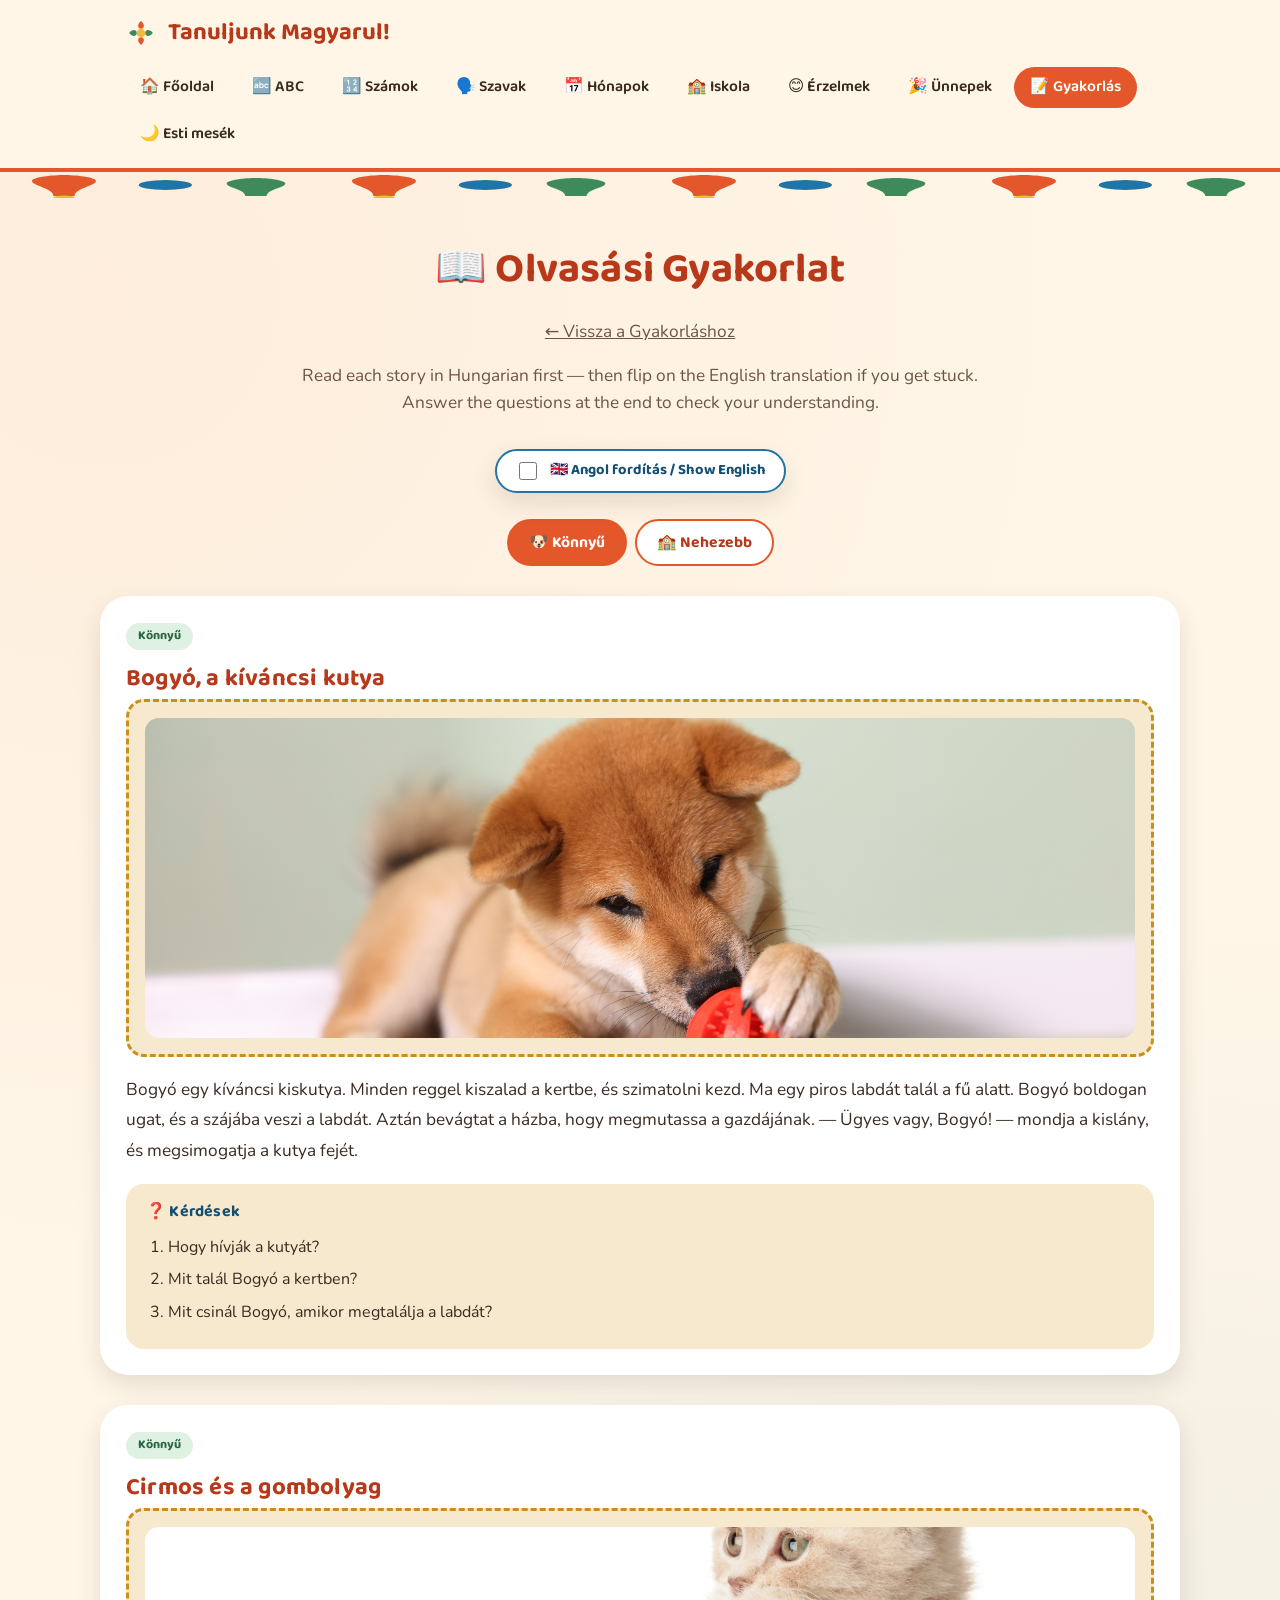
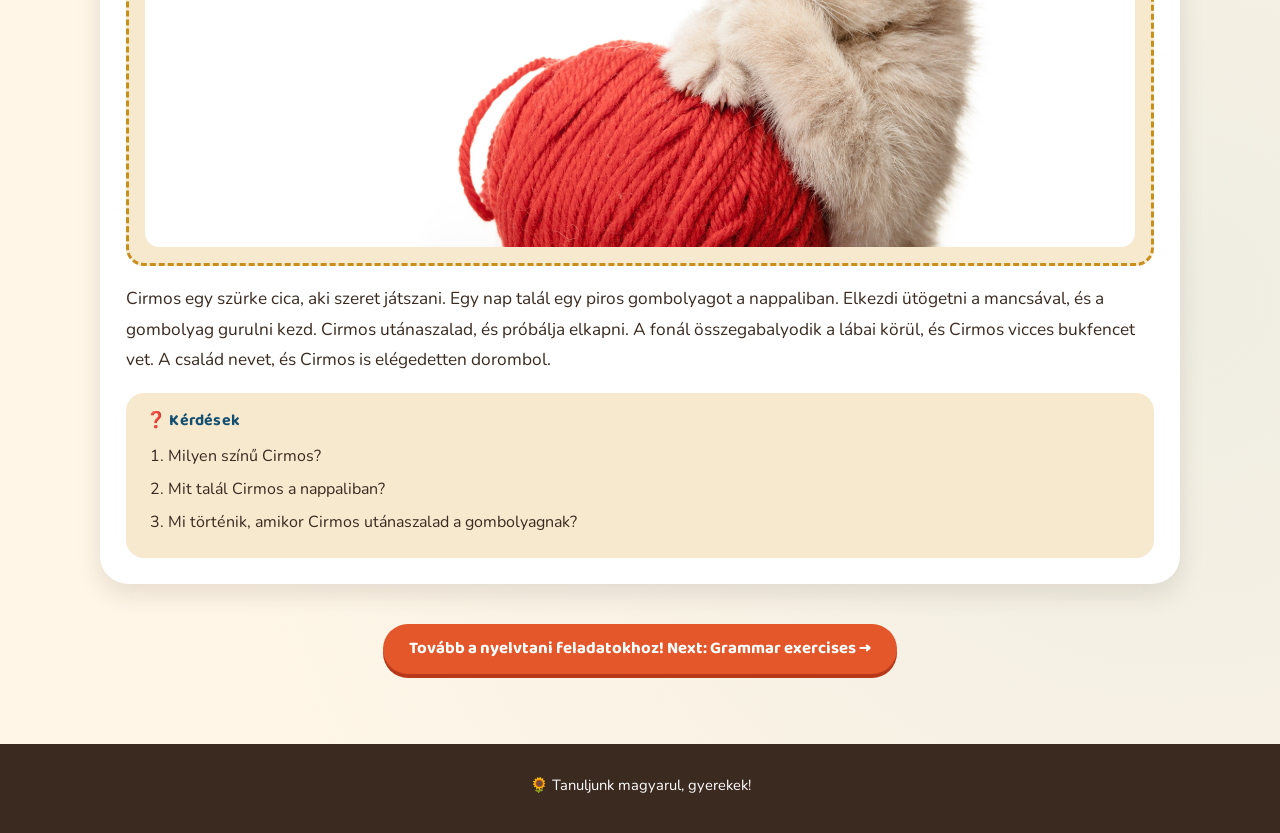
<file: olvasas.html>
<!DOCTYPE html>
<html lang="hu">
<head>
<meta charset="UTF-8">
<meta name="viewport" content="width=device-width, initial-scale=1.0">
<title>Olvasási Gyakorlat — Tanuljunk Magyarul!</title>
<meta name="description" content="Kétnyelvű magyar olvasmányok gyerekeknek: kutyák, macskák és iskolai történetek, kérdésekkel.">
<link rel="preconnect" href="https://fonts.googleapis.com">
<link rel="preconnect" href="https://fonts.gstatic.com" crossorigin>
<link href="https://fonts.googleapis.com/css2?family=Baloo+2:wght@500;700;800&family=Nunito:wght@400;600;700;800&display=swap" rel="stylesheet">
<link rel="stylesheet" href="css/style.css">
</head>
<body>
<a class="skip-link" href="#main">Ugrás a tartalomhoz</a>

<header class="site-header">
  <div class="container">
    <a class="logo" href="index.html">
      <svg class="logo-flower" viewBox="0 0 40 40" xmlns="http://www.w3.org/2000/svg" aria-hidden="true">
        <circle cx="20" cy="20" r="5" fill="var(--yellow)"/>
        <path d="M20 15 C16 15 15 10 20 6 C25 10 24 15 20 15Z" fill="var(--paprika)"/>
        <path d="M20 25 C16 25 15 30 20 34 C25 30 24 25 20 25Z" fill="var(--paprika)"/>
        <path d="M15 20 C15 16 10 15 6 20 C10 25 15 24 15 20Z" fill="var(--green)"/>
        <path d="M25 20 C25 16 30 15 34 20 C30 25 25 24 25 20Z" fill="var(--green)"/>
      </svg>
      Tanuljunk Magyarul!
    </a>
    <nav class="main-nav" aria-label="Fő navigáció">
      <a href="index.html">🏠 Főoldal</a>
      <a href="abc.html">🔤 ABC</a>
      <a href="numbers.html">🔢 Számok</a>
      <a href="words.html">🗣️ Szavak</a>
      <a href="calendar.html">📅 Hónapok</a>
      <a href="iskola.html">🏫 Iskola</a>
      <a href="erzelmek.html">😊 Érzelmek</a>
      <a href="unnepek.html">🎉 Ünnepek</a>
      <a href="gyakorlas.html" aria-current="page">📝 Gyakorlás</a>
      <a href="estimesek.html">🌙 Esti mesék</a>
    </nav>
  </div>
</header>

<div class="folk-border" aria-hidden="true">
  <svg viewBox="0 0 240 26" preserveAspectRatio="none" xmlns="http://www.w3.org/2000/svg">
    <defs>
      <pattern id="tulipPattern10" width="60" height="26" patternUnits="userSpaceOnUse">
        <path d="M10 24 C10 16 6 14 6 9 C6 5 10 3 12 3 C14 3 18 5 18 9 C18 14 14 16 14 24 Z" fill="var(--paprika)"/>
        <circle cx="31" cy="13" r="5" fill="var(--blue)"/>
        <path d="M46 24 C46 17 42.5 16 42.5 11.5 C42.5 8 46 6 48 6 C50 6 53.5 8 53.5 11.5 C53.5 16 50 17 50 24 Z" fill="var(--green)"/>
        <circle cx="12" cy="25.5" r="2" fill="var(--yellow)"/>
      </pattern>
    </defs>
    <rect width="240" height="26" fill="url(#tulipPattern10)"/>
  </svg>
</div>

<main id="main">
  <section class="page-section container">
    <div class="section-intro">
      <h1>📖 Olvasási Gyakorlat</h1>
      <p><a href="gyakorlas.html">← Vissza a Gyakorláshoz</a></p>
      <p>Read each story in Hungarian first — then flip on the English translation if you get stuck. Answer the questions at the end to check your understanding.</p>
    </div>

    <div class="translation-toggle-wrap">
      <label class="translation-toggle">
        <input type="checkbox" id="en-toggle">
        <span>🇬🇧 Angol fordítás / Show English</span>
      </label>
    </div>

    <div class="tabs" role="tablist" aria-label="Nehézségi szint">
      <button class="tab-btn" role="tab" data-tab="tab-easy" aria-selected="true">🐶 Könnyű</button>
      <button class="tab-btn" role="tab" data-tab="tab-hard" aria-selected="false">🏫 Nehezebb</button>
    </div>

    <!-- EASY -->
    <div class="tab-panel active" id="tab-easy">

      <div class="story-card">
        <span class="difficulty-badge difficulty-easy">Könnyű</span>
        <h2>Bogyó, a kíváncsi kutya</h2>
        <p class="story-title-en en-block">Bogyó, the Curious Dog</p>

        <div class="story-image-placeholder"><img src="images/olvasas/bogyo.png" alt="Bogyó, a kíváncsi kutya illusztráció" loading="lazy"></div>

        <p class="story-text-hu">Bogyó egy kíváncsi kiskutya. Minden reggel kiszalad a kertbe, és szimatolni kezd. Ma egy piros labdát talál a fű alatt. Bogyó boldogan ugat, és a szájába veszi a labdát. Aztán bevágtat a házba, hogy megmutassa a gazdájának. — Ügyes vagy, Bogyó! — mondja a kislány, és megsimogatja a kutya fejét.</p>
        <p class="story-text-en en-block">Bogyó is a curious little dog. Every morning he runs out into the garden and starts sniffing around. Today he finds a red ball under the grass. Bogyó barks happily and picks up the ball in his mouth. Then he dashes into the house to show his owner. "Good job, Bogyó!" says the little girl, patting the dog's head.</p>

        <div class="story-questions">
          <h4>❓ Kérdések</h4>
          <ol>
            <li>Hogy hívják a kutyát? <span class="q-en en-block">— What is the dog's name?</span></li>
            <li>Mit talál Bogyó a kertben? <span class="q-en en-block">— What does Bogyó find in the garden?</span></li>
            <li>Mit csinál Bogyó, amikor megtalálja a labdát? <span class="q-en en-block">— What does Bogyó do when he finds the ball?</span></li>
          </ol>
        </div>
      </div>

      <div class="story-card">
        <span class="difficulty-badge difficulty-easy">Könnyű</span>
        <h2>Cirmos és a gombolyag</h2>
        <p class="story-title-en en-block">Cirmos and the Ball of Yarn</p>

        <div class="story-image-placeholder"><img src="images/olvasas/cirmos.png" alt="Cirmos és a gombolyag illusztráció" loading="lazy"></div>

        <p class="story-text-hu">Cirmos egy szürke cica, aki szeret játszani. Egy nap talál egy piros gombolyagot a nappaliban. Elkezdi ütögetni a mancsával, és a gombolyag gurulni kezd. Cirmos utánaszalad, és próbálja elkapni. A fonál összegabalyodik a lábai körül, és Cirmos vicces bukfencet vet. A család nevet, és Cirmos is elégedetten dorombol.</p>
        <p class="story-text-en en-block">Cirmos is a grey cat who loves to play. One day he finds a red ball of yarn in the living room. He starts batting it with his paw, and the ball begins to roll. Cirmos chases after it, trying to catch it. The yarn gets tangled around his legs, and Cirmos does a funny tumble. The family laughs, and Cirmos purrs contentedly too.</p>

        <div class="story-questions">
          <h4>❓ Kérdések</h4>
          <ol>
            <li>Milyen színű Cirmos? <span class="q-en en-block">— What color is Cirmos?</span></li>
            <li>Mit talál Cirmos a nappaliban? <span class="q-en en-block">— What does Cirmos find in the living room?</span></li>
            <li>Mi történik, amikor Cirmos utánaszalad a gombolyagnak? <span class="q-en en-block">— What happens when Cirmos chases the yarn?</span></li>
          </ol>
        </div>
      </div>

    </div>

    <!-- HARD -->
    <div class="tab-panel" id="tab-hard">

      <div class="story-card">
        <span class="difficulty-badge difficulty-hard">Nehezebb</span>
        <h2>Zsófi első napja</h2>
        <p class="story-title-en en-block">Zsófi's First Day</p>

        <div class="story-image-placeholder"><img src="images/olvasas/zsofi.png" alt="Zsófi első napja illusztráció" loading="lazy"></div>

        <p class="story-text-hu">Zsófi izgatottan ébred: ma van az első napja az új magyar iskolájában. Amerikából költözött a családjával, és még nem ismeri az osztálytársait. Reggel felveszi a táskáját, és beleteszi a tolltartóját, a füzetét, meg egy almát. Az osztályteremben a tanító néni kedvesen köszönti, és egy padot mutat neki az ablak mellett. Szünetben egy kislány odalép hozzá, és megkérdezi: — Játszhatok veled? Zsófi bátran válaszol: — Igen, szívesen! Estére Zsófi már tud néhány új magyar szót, és van egy új barátja is.</p>
        <p class="story-text-en en-block">Zsófi wakes up excited: today is her first day at her new Hungarian school. She moved from America with her family and doesn't know her classmates yet. In the morning she packs her backpack, putting in her pencil case, her notebook, and an apple. In the classroom, the teacher greets her kindly and shows her a desk by the window. During break, a little girl walks up to her and asks, "Can I play with you?" Zsófi answers bravely, "Yes, I'd love to!" By evening, Zsófi already knows a few new Hungarian words — and she has a new friend, too.</p>

        <div class="story-questions">
          <h4>❓ Kérdések</h4>
          <ol>
            <li>Honnan költözött Zsófi családja? <span class="q-en en-block">— Where did Zsófi's family move from?</span></li>
            <li>Mit tesz Zsófi a táskájába? <span class="q-en en-block">— What does Zsófi put in her backpack?</span></li>
            <li>Mit kérdez a kislány szünetben? <span class="q-en en-block">— What does the little girl ask during break?</span></li>
            <li>Mit tanul meg Zsófi az első nap végére? <span class="q-en en-block">— What has Zsófi learned by the end of the first day?</span></li>
          </ol>
        </div>
      </div>

      <div class="story-card">
        <span class="difficulty-badge difficulty-hard">Nehezebb</span>
        <h2>Az elveszett tolltartó</h2>
        <p class="story-title-en en-block">The Lost Pencil Case</p>

        <div class="story-image-placeholder"><img src="images/olvasas/tolltarto.png" alt="Az elveszett tolltartó illusztráció" loading="lazy"></div>

        <p class="story-text-hu">Balázs a szünetben észreveszi, hogy eltűnt a tolltartója. Pánikba esik: benne van a kedvenc kék tolla is! Megkérdezi a padtársát, de ő sem látta. Végül a tanító néni segít neki megkeresni. Kiderül, hogy a tolltartó a táskája alján volt egész idő alatt, egy könyv alá csúszott. Balázs megkönnyebbülten sóhajt, és megígéri, hogy legközelebb jobban odafigyel a holmijára.</p>
        <p class="story-text-en en-block">During break, Balázs notices that his pencil case is missing. He panics — his favorite blue pen is inside! He asks his deskmate, but she hasn't seen it either. Finally, the teacher helps him look. It turns out the pencil case had been at the bottom of his backpack the whole time, slipped under a book. Balázs sighs with relief and promises to pay closer attention to his things next time.</p>

        <div class="story-questions">
          <h4>❓ Kérdések</h4>
          <ol>
            <li>Mit veszít el Balázs? <span class="q-en en-block">— What does Balázs lose?</span></li>
            <li>Miért esik pánikba? <span class="q-en en-block">— Why does he panic?</span></li>
            <li>Ki segít neki megkeresni? <span class="q-en en-block">— Who helps him look for it?</span></li>
            <li>Hol találja meg végül a tolltartót? <span class="q-en en-block">— Where does he finally find the pencil case?</span></li>
          </ol>
        </div>
      </div>

    </div>

    <div style="text-align:center; margin-top:40px;">
      <a class="btn" href="feladatok.html">Tovább a nyelvtani feladatokhoz! Next: Grammar exercises →</a>
    </div>
  </section>
</main>

<footer class="site-footer">
  <div class="container">
    <p>🌻 Tanuljunk magyarul, gyerekek!</p>
  </div>
</footer>

<script src="js/script.js"></script>
</body>
</html>
</file>
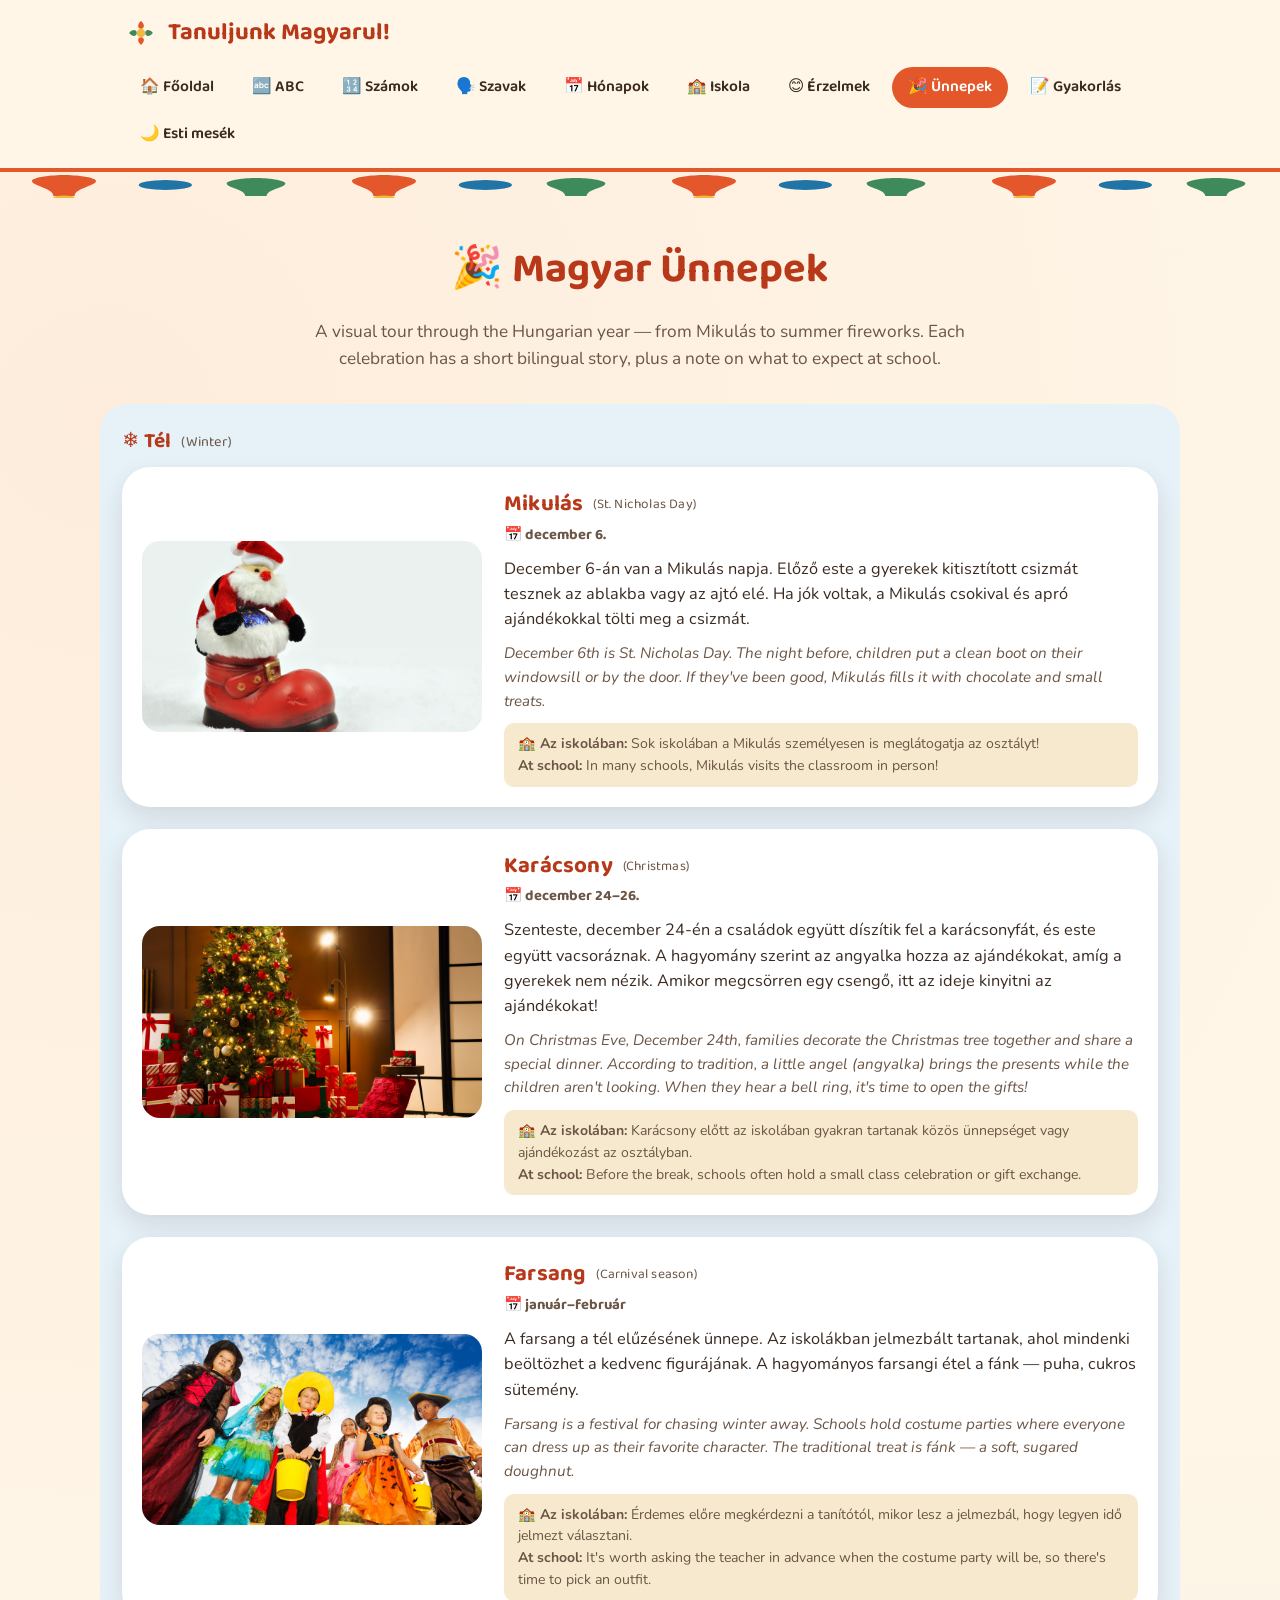
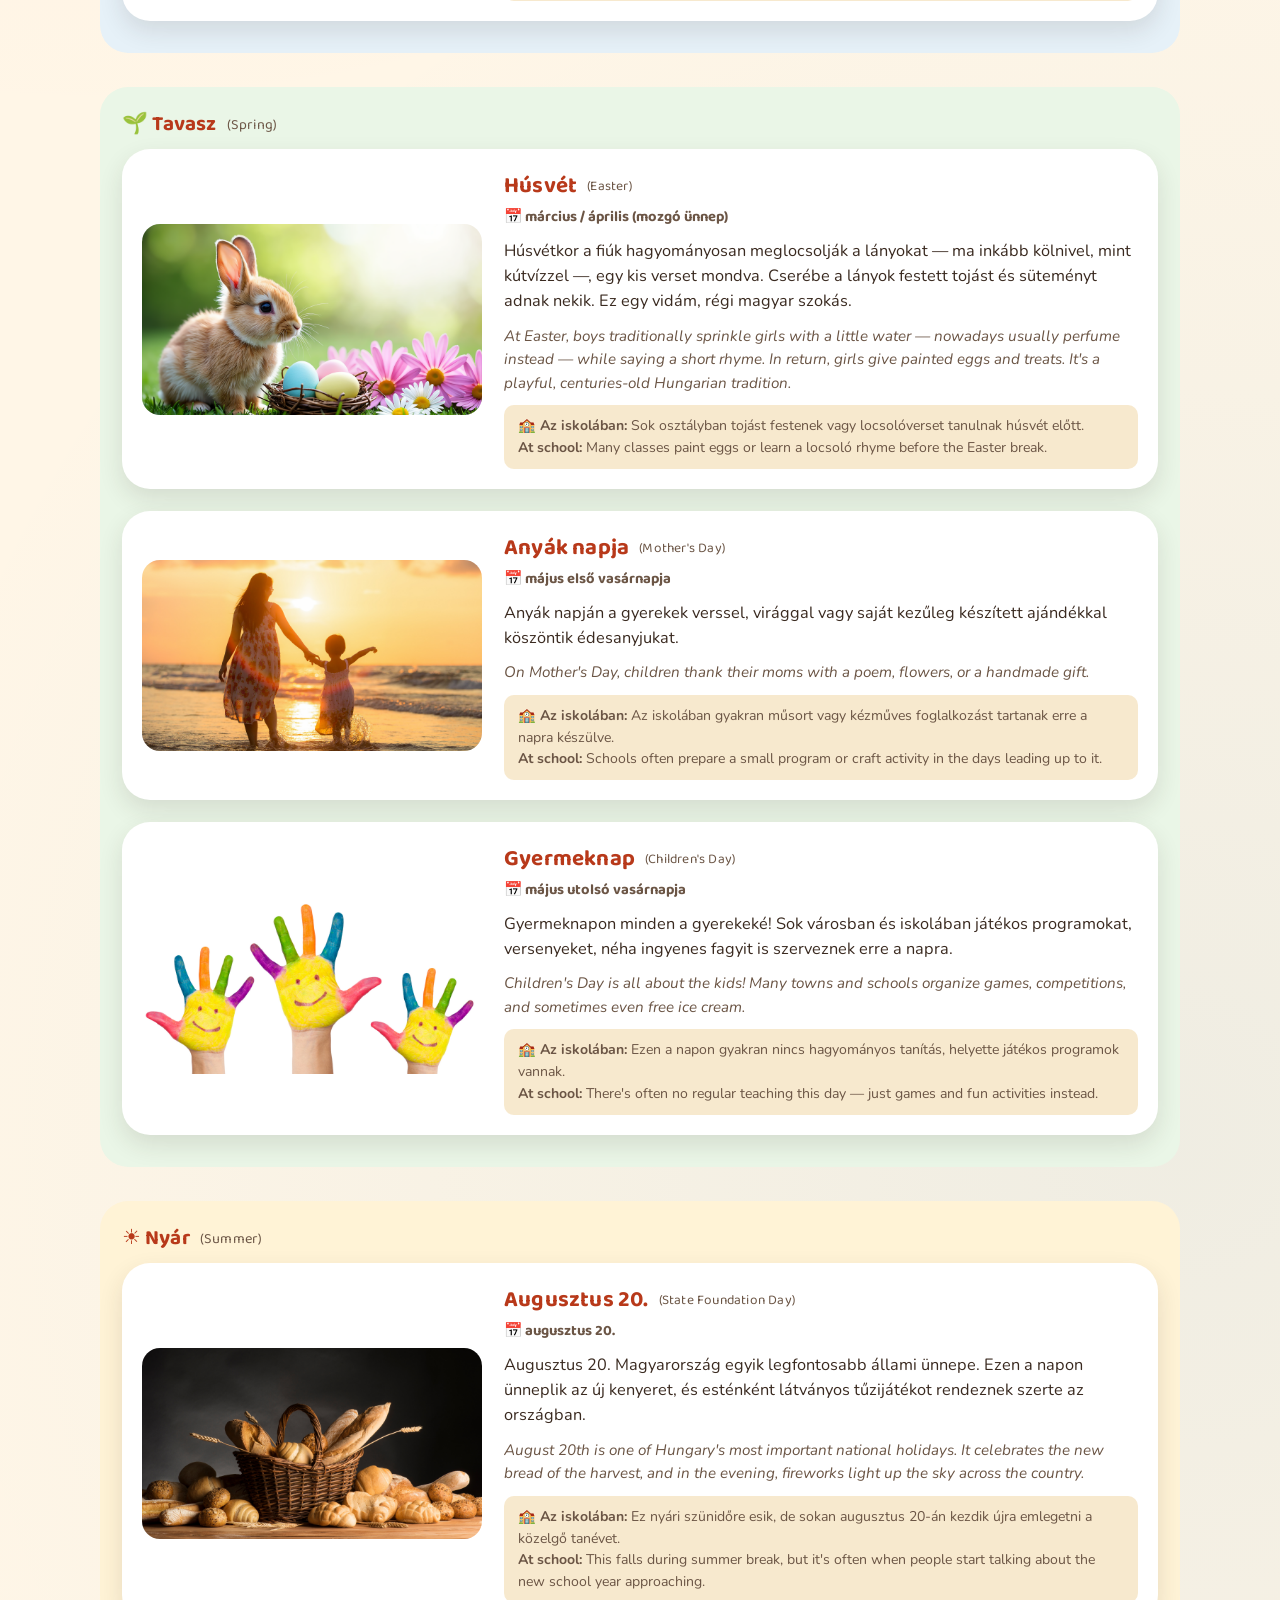
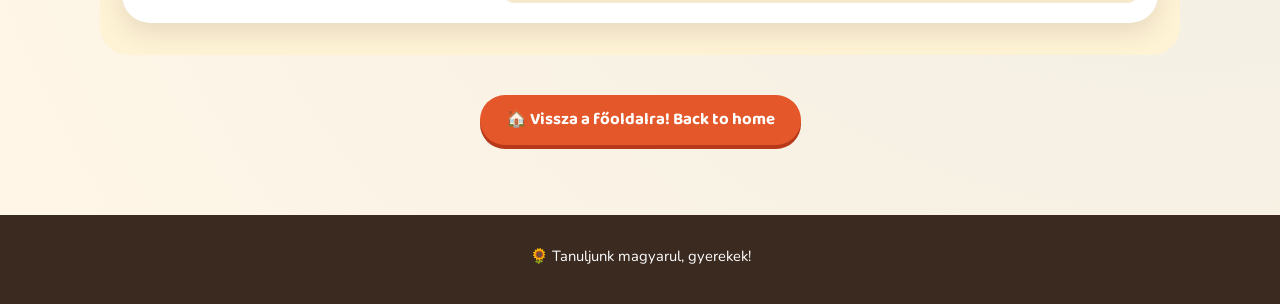
<file: unnepek.html>
<!DOCTYPE html>
<html lang="hu">
<head>
<meta charset="UTF-8">
<meta name="viewport" content="width=device-width, initial-scale=1.0">
<title>Magyar Ünnepek — Tanuljunk Magyarul!</title>
<meta name="description" content="Magyar ünnepek gyerekeknek: Mikulás, karácsony, farsang, húsvét, anyák napja, gyermeknap és augusztus 20. — kétnyelvű olvasmányokkal.">
<link rel="preconnect" href="https://fonts.googleapis.com">
<link rel="preconnect" href="https://fonts.gstatic.com" crossorigin>
<link href="https://fonts.googleapis.com/css2?family=Baloo+2:wght@500;700;800&family=Nunito:wght@400;600;700;800&display=swap" rel="stylesheet">
<link rel="stylesheet" href="css/style.css">
</head>
<body>
<a class="skip-link" href="#main">Ugrás a tartalomhoz</a>

<header class="site-header">
  <div class="container">
    <a class="logo" href="index.html">
      <svg class="logo-flower" viewBox="0 0 40 40" xmlns="http://www.w3.org/2000/svg" aria-hidden="true">
        <circle cx="20" cy="20" r="5" fill="var(--yellow)"/>
        <path d="M20 15 C16 15 15 10 20 6 C25 10 24 15 20 15Z" fill="var(--paprika)"/>
        <path d="M20 25 C16 25 15 30 20 34 C25 30 24 25 20 25Z" fill="var(--paprika)"/>
        <path d="M15 20 C15 16 10 15 6 20 C10 25 15 24 15 20Z" fill="var(--green)"/>
        <path d="M25 20 C25 16 30 15 34 20 C30 25 25 24 25 20Z" fill="var(--green)"/>
      </svg>
      Tanuljunk Magyarul!
    </a>
    <nav class="main-nav" aria-label="Fő navigáció">
      <a href="index.html">🏠 Főoldal</a>
      <a href="abc.html">🔤 ABC</a>
      <a href="numbers.html">🔢 Számok</a>
      <a href="words.html">🗣️ Szavak</a>
      <a href="calendar.html">📅 Hónapok</a>
      <a href="iskola.html">🏫 Iskola</a>
      <a href="erzelmek.html">😊 Érzelmek</a>
      <a href="unnepek.html" aria-current="page">🎉 Ünnepek</a>
      <a href="gyakorlas.html">📝 Gyakorlás</a>
      <a href="estimesek.html">🌙 Esti mesék</a>
    </nav>
  </div>
</header>

<div class="folk-border" aria-hidden="true">
  <svg viewBox="0 0 240 26" preserveAspectRatio="none" xmlns="http://www.w3.org/2000/svg">
    <defs>
      <pattern id="tulipPattern8" width="60" height="26" patternUnits="userSpaceOnUse">
        <path d="M10 24 C10 16 6 14 6 9 C6 5 10 3 12 3 C14 3 18 5 18 9 C18 14 14 16 14 24 Z" fill="var(--paprika)"/>
        <circle cx="31" cy="13" r="5" fill="var(--blue)"/>
        <path d="M46 24 C46 17 42.5 16 42.5 11.5 C42.5 8 46 6 48 6 C50 6 53.5 8 53.5 11.5 C53.5 16 50 17 50 24 Z" fill="var(--green)"/>
        <circle cx="12" cy="25.5" r="2" fill="var(--yellow)"/>
      </pattern>
    </defs>
    <rect width="240" height="26" fill="url(#tulipPattern8)"/>
  </svg>
</div>

<main id="main">
  <section class="page-section container">
    <div class="section-intro">
      <h1>🎉 Magyar Ünnepek</h1>
      <p>A visual tour through the Hungarian year — from Mikulás to summer fireworks. Each celebration has a short bilingual story, plus a note on what to expect at school.</p>
    </div>

    <div class="season-block season-winter">
      <h3>❄️ Tél <span style="font-weight:400; font-size:0.9rem; color:var(--ink-soft);">(Winter)</span></h3>


      <div class="holiday-card">
        <div class="holiday-illustration"><img src="images/unnepek/mikulas.png" alt="Mikulás illusztráció" loading="lazy"></div>
        <div class="holiday-body">
          <h3>Mikulás <span style="font-weight:400; font-size:0.85rem; color:var(--ink-soft);">(St. Nicholas Day)</span></h3>
          <div class="holiday-date">📅 december 6.</div>
          <p class="holiday-text-hu">December 6-án van a Mikulás napja. Előző este a gyerekek kitisztított csizmát tesznek az ablakba vagy az ajtó elé. Ha jók voltak, a Mikulás csokival és apró ajándékokkal tölti meg a csizmát.</p>
          <p class="holiday-text-en">December 6th is St. Nicholas Day. The night before, children put a clean boot on their windowsill or by the door. If they've been good, Mikulás fills it with chocolate and small treats.</p>
          <div class="school-tip">🏫 <strong>Az iskolában:</strong> Sok iskolában a Mikulás személyesen is meglátogatja az osztályt!<br><strong>At school:</strong> In many schools, Mikulás visits the classroom in person!</div>
        </div>
      </div>
      <div class="holiday-card">
        <div class="holiday-illustration"><img src="images/unnepek/karacsony.png" alt="Karácsony illusztráció" loading="lazy"></div>
        <div class="holiday-body">
          <h3>Karácsony <span style="font-weight:400; font-size:0.85rem; color:var(--ink-soft);">(Christmas)</span></h3>
          <div class="holiday-date">📅 december 24–26.</div>
          <p class="holiday-text-hu">Szenteste, december 24-én a családok együtt díszítik fel a karácsonyfát, és este együtt vacsoráznak. A hagyomány szerint az angyalka hozza az ajándékokat, amíg a gyerekek nem nézik. Amikor megcsörren egy csengő, itt az ideje kinyitni az ajándékokat!</p>
          <p class="holiday-text-en">On Christmas Eve, December 24th, families decorate the Christmas tree together and share a special dinner. According to tradition, a little angel (angyalka) brings the presents while the children aren't looking. When they hear a bell ring, it's time to open the gifts!</p>
          <div class="school-tip">🏫 <strong>Az iskolában:</strong> Karácsony előtt az iskolában gyakran tartanak közös ünnepséget vagy ajándékozást az osztályban.<br><strong>At school:</strong> Before the break, schools often hold a small class celebration or gift exchange.</div>
        </div>
      </div>
      <div class="holiday-card">
        <div class="holiday-illustration"><img src="images/unnepek/farsang.png" alt="Farsang illusztráció" loading="lazy"></div>
        <div class="holiday-body">
          <h3>Farsang <span style="font-weight:400; font-size:0.85rem; color:var(--ink-soft);">(Carnival season)</span></h3>
          <div class="holiday-date">📅 január–február</div>
          <p class="holiday-text-hu">A farsang a tél elűzésének ünnepe. Az iskolákban jelmezbált tartanak, ahol mindenki beöltözhet a kedvenc figurájának. A hagyományos farsangi étel a fánk — puha, cukros sütemény.</p>
          <p class="holiday-text-en">Farsang is a festival for chasing winter away. Schools hold costume parties where everyone can dress up as their favorite character. The traditional treat is fánk — a soft, sugared doughnut.</p>
          <div class="school-tip">🏫 <strong>Az iskolában:</strong> Érdemes előre megkérdezni a tanítótól, mikor lesz a jelmezbál, hogy legyen idő jelmezt választani.<br><strong>At school:</strong> It's worth asking the teacher in advance when the costume party will be, so there's time to pick an outfit.</div>
        </div>
      </div>

    </div>

    <div class="season-block season-spring">
      <h3>🌱 Tavasz <span style="font-weight:400; font-size:0.9rem; color:var(--ink-soft);">(Spring)</span></h3>


      <div class="holiday-card">
        <div class="holiday-illustration"><img src="images/unnepek/husvet.png" alt="Húsvét illusztráció" loading="lazy"></div>
        <div class="holiday-body">
          <h3>Húsvét <span style="font-weight:400; font-size:0.85rem; color:var(--ink-soft);">(Easter)</span></h3>
          <div class="holiday-date">📅 március / április (mozgó ünnep)</div>
          <p class="holiday-text-hu">Húsvétkor a fiúk hagyományosan meglocsolják a lányokat — ma inkább kölnivel, mint kútvízzel —, egy kis verset mondva. Cserébe a lányok festett tojást és süteményt adnak nekik. Ez egy vidám, régi magyar szokás.</p>
          <p class="holiday-text-en">At Easter, boys traditionally sprinkle girls with a little water — nowadays usually perfume instead — while saying a short rhyme. In return, girls give painted eggs and treats. It's a playful, centuries-old Hungarian tradition.</p>
          <div class="school-tip">🏫 <strong>Az iskolában:</strong> Sok osztályban tojást festenek vagy locsolóverset tanulnak húsvét előtt.<br><strong>At school:</strong> Many classes paint eggs or learn a locsoló rhyme before the Easter break.</div>
        </div>
      </div>
      <div class="holiday-card">
        <div class="holiday-illustration"><img src="images/unnepek/anyaknapja.png" alt="Anyák napja illusztráció" loading="lazy"></div>
        <div class="holiday-body">
          <h3>Anyák napja <span style="font-weight:400; font-size:0.85rem; color:var(--ink-soft);">(Mother's Day)</span></h3>
          <div class="holiday-date">📅 május első vasárnapja</div>
          <p class="holiday-text-hu">Anyák napján a gyerekek verssel, virággal vagy saját kezűleg készített ajándékkal köszöntik édesanyjukat.</p>
          <p class="holiday-text-en">On Mother's Day, children thank their moms with a poem, flowers, or a handmade gift.</p>
          <div class="school-tip">🏫 <strong>Az iskolában:</strong> Az iskolában gyakran műsort vagy kézműves foglalkozást tartanak erre a napra készülve.<br><strong>At school:</strong> Schools often prepare a small program or craft activity in the days leading up to it.</div>
        </div>
      </div>
      <div class="holiday-card">
        <div class="holiday-illustration"><img src="images/unnepek/gyermeknap.png" alt="Gyermeknap illusztráció" loading="lazy"></div>
        <div class="holiday-body">
          <h3>Gyermeknap <span style="font-weight:400; font-size:0.85rem; color:var(--ink-soft);">(Children's Day)</span></h3>
          <div class="holiday-date">📅 május utolsó vasárnapja</div>
          <p class="holiday-text-hu">Gyermeknapon minden a gyerekeké! Sok városban és iskolában játékos programokat, versenyeket, néha ingyenes fagyit is szerveznek erre a napra.</p>
          <p class="holiday-text-en">Children's Day is all about the kids! Many towns and schools organize games, competitions, and sometimes even free ice cream.</p>
          <div class="school-tip">🏫 <strong>Az iskolában:</strong> Ezen a napon gyakran nincs hagyományos tanítás, helyette játékos programok vannak.<br><strong>At school:</strong> There's often no regular teaching this day — just games and fun activities instead.</div>
        </div>
      </div>

    </div>

    <div class="season-block season-summer">
      <h3>☀️ Nyár <span style="font-weight:400; font-size:0.9rem; color:var(--ink-soft);">(Summer)</span></h3>


      <div class="holiday-card">
        <div class="holiday-illustration"><img src="images/unnepek/augusztus20.png" alt="Augusztus 20. illusztráció" loading="lazy"></div>
        <div class="holiday-body">
          <h3>Augusztus 20. <span style="font-weight:400; font-size:0.85rem; color:var(--ink-soft);">(State Foundation Day)</span></h3>
          <div class="holiday-date">📅 augusztus 20.</div>
          <p class="holiday-text-hu">Augusztus 20. Magyarország egyik legfontosabb állami ünnepe. Ezen a napon ünneplik az új kenyeret, és esténként látványos tűzijátékot rendeznek szerte az országban.</p>
          <p class="holiday-text-en">August 20th is one of Hungary's most important national holidays. It celebrates the new bread of the harvest, and in the evening, fireworks light up the sky across the country.</p>
          <div class="school-tip">🏫 <strong>Az iskolában:</strong> Ez nyári szünidőre esik, de sokan augusztus 20-án kezdik újra emlegetni a közelgő tanévet.<br><strong>At school:</strong> This falls during summer break, but it's often when people start talking about the new school year approaching.</div>
        </div>
      </div>
    </div>

    <div style="text-align:center; margin-top:40px;">
      <a class="btn" href="index.html">🏠 Vissza a főoldalra! Back to home</a>
    </div>
  </section>
</main>

<footer class="site-footer">
  <div class="container">
    <p>🌻 Tanuljunk magyarul, gyerekek!</p>
  </div>
</footer>

<script src="js/script.js"></script>
</body>
</html>
</file>
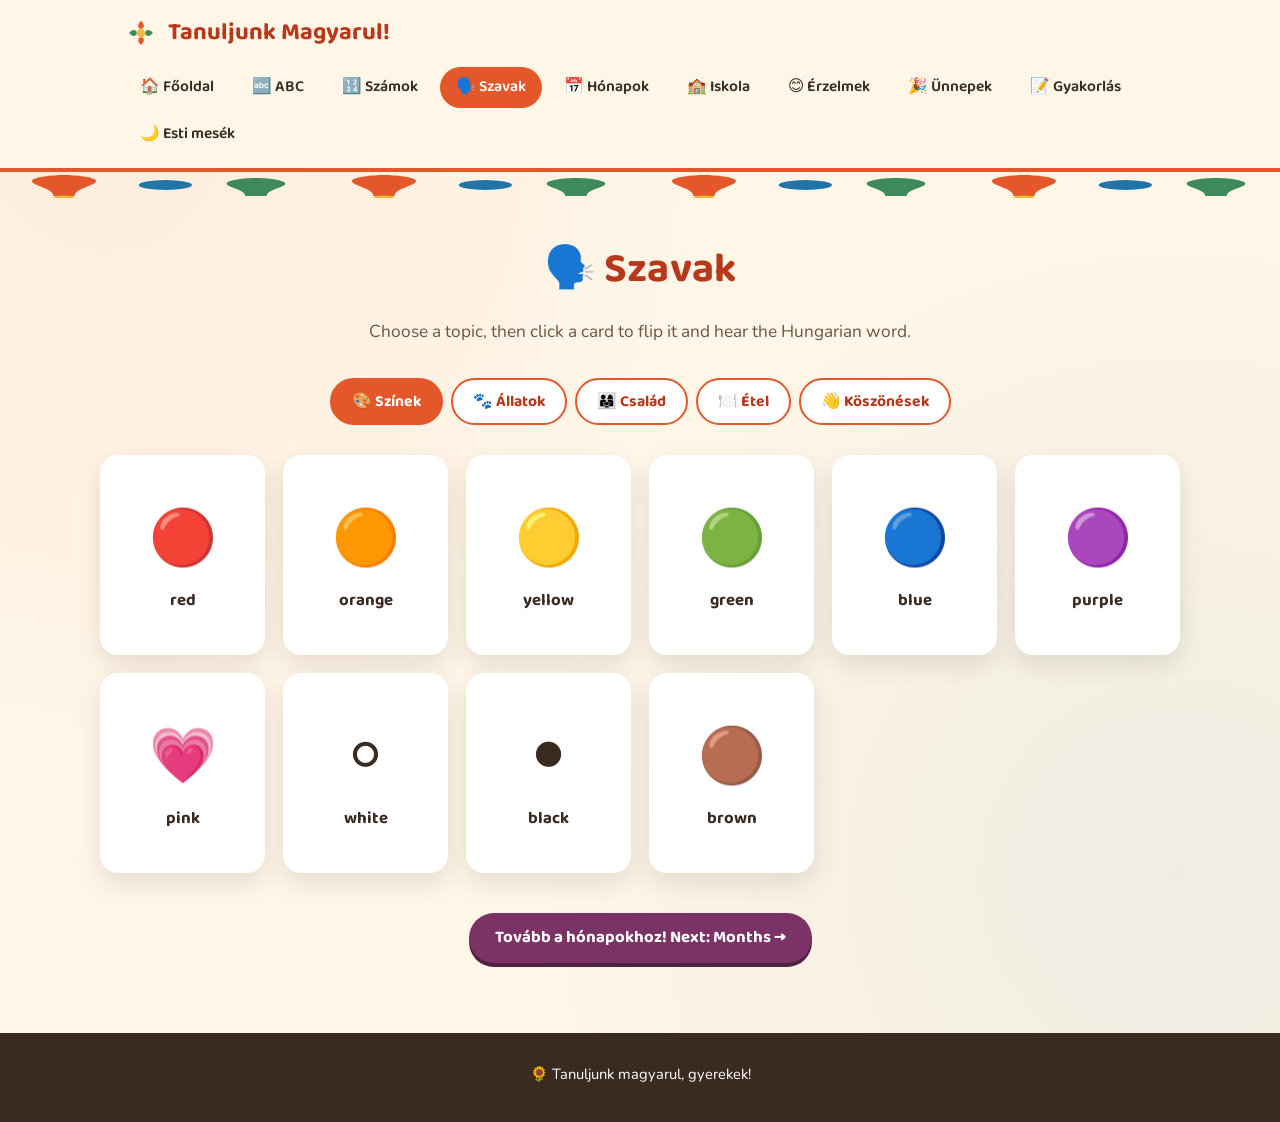
<file: words.html>
<!DOCTYPE html>
<html lang="hu">
<head>
<meta charset="UTF-8">
<meta name="viewport" content="width=device-width, initial-scale=1.0">
<title>Szavak — Tanuljunk Magyarul!</title>
<meta name="description" content="Tanulj magyar szavakat: színek, állatok, család, étel és köszönések.">
<link rel="preconnect" href="https://fonts.googleapis.com">
<link rel="preconnect" href="https://fonts.gstatic.com" crossorigin>
<link href="https://fonts.googleapis.com/css2?family=Baloo+2:wght@500;700;800&family=Nunito:wght@400;600;700;800&display=swap" rel="stylesheet">
<link rel="stylesheet" href="css/style.css">
</head>
<body>
<a class="skip-link" href="#main">Ugrás a tartalomhoz</a>

<header class="site-header">
  <div class="container">
    <a class="logo" href="index.html">
      <svg class="logo-flower" viewBox="0 0 40 40" xmlns="http://www.w3.org/2000/svg" aria-hidden="true">
        <circle cx="20" cy="20" r="5" fill="var(--yellow)"/>
        <path d="M20 15 C16 15 15 10 20 6 C25 10 24 15 20 15Z" fill="var(--paprika)"/>
        <path d="M20 25 C16 25 15 30 20 34 C25 30 24 25 20 25Z" fill="var(--paprika)"/>
        <path d="M15 20 C15 16 10 15 6 20 C10 25 15 24 15 20Z" fill="var(--green)"/>
        <path d="M25 20 C25 16 30 15 34 20 C30 25 25 24 25 20Z" fill="var(--green)"/>
      </svg>
      Tanuljunk Magyarul!
    </a>
    <nav class="main-nav" aria-label="Fő navigáció">
      <a href="index.html">🏠 Főoldal</a>
      <a href="abc.html">🔤 ABC</a>
      <a href="numbers.html">🔢 Számok</a>
      <a href="words.html" aria-current="page">🗣️ Szavak</a>
      <a href="calendar.html">📅 Hónapok</a>
      <a href="iskola.html">🏫 Iskola</a>
      <a href="erzelmek.html">😊 Érzelmek</a>
      <a href="unnepek.html">🎉 Ünnepek</a>
      <a href="gyakorlas.html">📝 Gyakorlás</a>
      <a href="estimesek.html">🌙 Esti mesék</a>
    </nav>
  </div>
</header>

<div class="folk-border" aria-hidden="true">
  <svg viewBox="0 0 240 26" preserveAspectRatio="none" xmlns="http://www.w3.org/2000/svg">
    <defs>
      <pattern id="tulipPattern4" width="60" height="26" patternUnits="userSpaceOnUse">
        <path d="M10 24 C10 16 6 14 6 9 C6 5 10 3 12 3 C14 3 18 5 18 9 C18 14 14 16 14 24 Z" fill="var(--paprika)"/>
        <circle cx="31" cy="13" r="5" fill="var(--blue)"/>
        <path d="M46 24 C46 17 42.5 16 42.5 11.5 C42.5 8 46 6 48 6 C50 6 53.5 8 53.5 11.5 C53.5 16 50 17 50 24 Z" fill="var(--green)"/>
        <circle cx="12" cy="25.5" r="2" fill="var(--yellow)"/>
      </pattern>
    </defs>
    <rect width="240" height="26" fill="url(#tulipPattern4)"/>
  </svg>
</div>

<main id="main">
  <section class="page-section container">
    <div class="section-intro">
      <h1>🗣️ Szavak</h1>
      <p>Choose a topic, then click a card to flip it and hear the Hungarian word.</p>
    </div>

    <div class="tabs" role="tablist" aria-label="Szókincs témák">
      <button class="tab-btn" role="tab" data-tab="tab-colors" aria-selected="true">🎨 Színek</button>
      <button class="tab-btn" role="tab" data-tab="tab-animals" aria-selected="false">🐾 Állatok</button>
      <button class="tab-btn" role="tab" data-tab="tab-family" aria-selected="false">👨‍👩‍👧 Család</button>
      <button class="tab-btn" role="tab" data-tab="tab-food" aria-selected="false">🍽️ Étel</button>
      <button class="tab-btn" role="tab" data-tab="tab-greetings" aria-selected="false">👋 Köszönések</button>
    </div>

    <!-- COLORS -->
    <div class="tab-panel active" id="tab-colors">
      <div class="flash-grid">
        <div class="flashcard" data-word="piros" data-audio="audio/words/piros.mp3"><button><div class="card-inner"><div class="card-face card-front"><span class="emoji">🔴</span><span class="eng-word">red</span></div><div class="card-face card-back"><span class="hu-word">piros</span><span class="say-hint">🔊 tap to hear</span></div></div></button></div>
        <div class="flashcard" data-word="narancssárga" data-audio="audio/words/narancssárga.mp3"><button><div class="card-inner"><div class="card-face card-front"><span class="emoji">🟠</span><span class="eng-word">orange</span></div><div class="card-face card-back"><span class="hu-word">narancssárga</span><span class="say-hint">🔊 tap to hear</span></div></div></button></div>
        <div class="flashcard" data-word="sárga" data-audio="audio/words/sárga.mp3"><button><div class="card-inner"><div class="card-face card-front"><span class="emoji">🟡</span><span class="eng-word">yellow</span></div><div class="card-face card-back"><span class="hu-word">sárga</span><span class="say-hint">🔊 tap to hear</span></div></div></button></div>
        <div class="flashcard" data-word="zöld" data-audio="audio/words/zöld.mp3"><button><div class="card-inner"><div class="card-face card-front"><span class="emoji">🟢</span><span class="eng-word">green</span></div><div class="card-face card-back"><span class="hu-word">zöld</span><span class="say-hint">🔊 tap to hear</span></div></div></button></div>
        <div class="flashcard" data-word="kék" data-audio="audio/words/kék.mp3"><button><div class="card-inner"><div class="card-face card-front"><span class="emoji">🔵</span><span class="eng-word">blue</span></div><div class="card-face card-back"><span class="hu-word">kék</span><span class="say-hint">🔊 tap to hear</span></div></div></button></div>
        <div class="flashcard" data-word="lila" data-audio="audio/words/lila.mp3"><button><div class="card-inner"><div class="card-face card-front"><span class="emoji">🟣</span><span class="eng-word">purple</span></div><div class="card-face card-back"><span class="hu-word">lila</span><span class="say-hint">🔊 tap to hear</span></div></div></button></div>
        <div class="flashcard" data-word="rózsaszín" data-audio="audio/words/rózsaszín.mp3"><button><div class="card-inner"><div class="card-face card-front"><span class="emoji">💗</span><span class="eng-word">pink</span></div><div class="card-face card-back"><span class="hu-word">rózsaszín</span><span class="say-hint">🔊 tap to hear</span></div></div></button></div>
        <div class="flashcard" data-word="fehér" data-audio="audio/words/fehér.mp3"><button><div class="card-inner"><div class="card-face card-front"><span class="emoji">⚪</span><span class="eng-word">white</span></div><div class="card-face card-back"><span class="hu-word">fehér</span><span class="say-hint">🔊 tap to hear</span></div></div></button></div>
        <div class="flashcard" data-word="fekete" data-audio="audio/words/fekete.mp3"><button><div class="card-inner"><div class="card-face card-front"><span class="emoji">⚫</span><span class="eng-word">black</span></div><div class="card-face card-back"><span class="hu-word">fekete</span><span class="say-hint">🔊 tap to hear</span></div></div></button></div>
        <div class="flashcard" data-word="barna" data-audio="audio/words/barna.mp3"><button><div class="card-inner"><div class="card-face card-front"><span class="emoji">🟤</span><span class="eng-word">brown</span></div><div class="card-face card-back"><span class="hu-word">barna</span><span class="say-hint">🔊 tap to hear</span></div></div></button></div>
      </div>
    </div>

    <!-- ANIMALS -->
    <div class="tab-panel" id="tab-animals">
      <div class="flash-grid">
        <div class="flashcard" data-word="kutya" data-audio="audio/words/001_kutya.mp3"><button><div class="card-inner"><div class="card-face card-front"><span class="emoji">🐶</span><span class="eng-word">dog</span></div><div class="card-face card-back"><span class="hu-word">kutya</span><span class="say-hint">🔊 tap to hear</span></div></div></button></div>
        <div class="flashcard" data-word="macska" data-audio="audio/words/002_macska.mp3"><button><div class="card-inner"><div class="card-face card-front"><span class="emoji">🐱</span><span class="eng-word">cat</span></div><div class="card-face card-back"><span class="hu-word">macska</span><span class="say-hint">🔊 tap to hear</span></div></div></button></div>
        <div class="flashcard" data-word="ló" data-audio="audio/words/003_lo.mp3"><button><div class="card-inner"><div class="card-face card-front"><span class="emoji">🐴</span><span class="eng-word">horse</span></div><div class="card-face card-back"><span class="hu-word">ló</span><span class="say-hint">🔊 tap to hear</span></div></div></button></div>
        <div class="flashcard" data-word="tehén" data-audio="audio/words/004_tehen.mp3"><button><div class="card-inner"><div class="card-face card-front"><span class="emoji">🐄</span><span class="eng-word">cow</span></div><div class="card-face card-back"><span class="hu-word">tehén</span><span class="say-hint">🔊 tap to hear</span></div></div></button></div>
        <div class="flashcard" data-word="disznó" data-audio="audio/words/005_diszno.mp3"><button><div class="card-inner"><div class="card-face card-front"><span class="emoji">🐷</span><span class="eng-word">pig</span></div><div class="card-face card-back"><span class="hu-word">disznó</span><span class="say-hint">🔊 tap to hear</span></div></div></button></div>
        <div class="flashcard" data-word="birka" data-audio="audio/words/006_birka.mp3"><button><div class="card-inner"><div class="card-face card-front"><span class="emoji">🐑</span><span class="eng-word">sheep</span></div><div class="card-face card-back"><span class="hu-word">birka</span><span class="say-hint">🔊 tap to hear</span></div></div></button></div>
        <div class="flashcard" data-word="csirke" data-audio="audio/words/007_csirke.mp3"><button><div class="card-inner"><div class="card-face card-front"><span class="emoji">🐔</span><span class="eng-word">chicken</span></div><div class="card-face card-back"><span class="hu-word">csirke</span><span class="say-hint">🔊 tap to hear</span></div></div></button></div>
        <div class="flashcard" data-word="hal" data-audio="audio/words/008_hal.mp3"><button><div class="card-inner"><div class="card-face card-front"><span class="emoji">🐟</span><span class="eng-word">fish</span></div><div class="card-face card-back"><span class="hu-word">hal</span><span class="say-hint">🔊 tap to hear</span></div></div></button></div>
        <div class="flashcard" data-word="madár" data-audio="audio/words/009_madar.mp3"><button><div class="card-inner"><div class="card-face card-front"><span class="emoji">🐦</span><span class="eng-word">bird</span></div><div class="card-face card-back"><span class="hu-word">madár</span><span class="say-hint">🔊 tap to hear</span></div></div></button></div>
        <div class="flashcard" data-word="egér" data-audio="audio/words/010_eger.mp3"><button><div class="card-inner"><div class="card-face card-front"><span class="emoji">🐭</span><span class="eng-word">mouse</span></div><div class="card-face card-back"><span class="hu-word">egér</span><span class="say-hint">🔊 tap to hear</span></div></div></button></div>
      </div>
    </div>

    <!-- FAMILY -->
    <div class="tab-panel" id="tab-family">
      <div class="flash-grid">
        <div class="flashcard" data-word="anya" data-audio="audio/words/011_anya.mp3"><button><div class="card-inner"><div class="card-face card-front"><span class="emoji">👩</span><span class="eng-word">mom</span></div><div class="card-face card-back"><span class="hu-word">anya</span><span class="say-hint">🔊 tap to hear</span></div></div></button></div>
        <div class="flashcard" data-word="apa" data-audio="audio/words/012_apa.mp3"><button><div class="card-inner"><div class="card-face card-front"><span class="emoji">👨</span><span class="eng-word">dad</span></div><div class="card-face card-back"><span class="hu-word">apa</span><span class="say-hint">🔊 tap to hear</span></div></div></button></div>
        <div class="flashcard" data-word="testvér" data-audio="audio/words/013_testver.mp3"><button><div class="card-inner"><div class="card-face card-front"><span class="emoji">🧒</span><span class="eng-word">sibling</span></div><div class="card-face card-back"><span class="hu-word">testvér</span><span class="say-hint">🔊 tap to hear</span></div></div></button></div>
        <div class="flashcard" data-word="nagymama" data-audio="audio/words/014_nagymama.mp3"><button><div class="card-inner"><div class="card-face card-front"><span class="emoji">👵</span><span class="eng-word">grandma</span></div><div class="card-face card-back"><span class="hu-word">nagymama</span><span class="say-hint">🔊 tap to hear</span></div></div></button></div>
        <div class="flashcard" data-word="nagypapa" data-audio="audio/words/015_nagypapa.mp3"><button><div class="card-inner"><div class="card-face card-front"><span class="emoji">👴</span><span class="eng-word">grandpa</span></div><div class="card-face card-back"><span class="hu-word">nagypapa</span><span class="say-hint">🔊 tap to hear</span></div></div></button></div>
        <div class="flashcard" data-word="baba" data-audio="audio/words/016_baba.mp3"><button><div class="card-inner"><div class="card-face card-front"><span class="emoji">👶</span><span class="eng-word">baby</span></div><div class="card-face card-back"><span class="hu-word">baba</span><span class="say-hint">🔊 tap to hear</span></div></div></button></div>
        <div class="flashcard" data-word="család" data-audio="audio/words/017_csalad.mp3"><button><div class="card-inner"><div class="card-face card-front"><span class="emoji">👨‍👩‍👧‍👦</span><span class="eng-word">family</span></div><div class="card-face card-back"><span class="hu-word">család</span><span class="say-hint">🔊 tap to hear</span></div></div></button></div>
      </div>
    </div>

    <!-- FOOD -->
    <div class="tab-panel" id="tab-food">
      <div class="flash-grid">
        <div class="flashcard" data-word="kenyér" data-audio="audio/words/018_kenyer.mp3"><button><div class="card-inner"><div class="card-face card-front"><span class="emoji">🍞</span><span class="eng-word">bread</span></div><div class="card-face card-back"><span class="hu-word">kenyér</span><span class="say-hint">🔊 tap to hear</span></div></div></button></div>
        <div class="flashcard" data-word="sajt" data-audio="audio/words/019_sajt.mp3"><button><div class="card-inner"><div class="card-face card-front"><span class="emoji">🧀</span><span class="eng-word">cheese</span></div><div class="card-face card-back"><span class="hu-word">sajt</span><span class="say-hint">🔊 tap to hear</span></div></div></button></div>
        <div class="flashcard" data-word="tej" data-audio="audio/words/020_tej.mp3"><button><div class="card-inner"><div class="card-face card-front"><span class="emoji">🥛</span><span class="eng-word">milk</span></div><div class="card-face card-back"><span class="hu-word">tej</span><span class="say-hint">🔊 tap to hear</span></div></div></button></div>
        <div class="flashcard" data-word="víz" data-audio="audio/words/021_viz.mp3"><button><div class="card-inner"><div class="card-face card-front"><span class="emoji">💧</span><span class="eng-word">water</span></div><div class="card-face card-back"><span class="hu-word">víz</span><span class="say-hint">🔊 tap to hear</span></div></div></button></div>
        <div class="flashcard" data-word="leves" data-audio="audio/words/022_leves.mp3"><button><div class="card-inner"><div class="card-face card-front"><span class="emoji">🍲</span><span class="eng-word">soup</span></div><div class="card-face card-back"><span class="hu-word">leves</span><span class="say-hint">🔊 tap to hear</span></div></div></button></div>
        <div class="flashcard" data-word="sütemény" data-audio="audio/words/023_sutemeny.mp3"><button><div class="card-inner"><div class="card-face card-front"><span class="emoji">🍰</span><span class="eng-word">cake</span></div><div class="card-face card-back"><span class="hu-word">sütemény</span><span class="say-hint">🔊 tap to hear</span></div></div></button></div>
        <div class="flashcard" data-word="méz" data-audio="audio/words/024_mez.mp3"><button><div class="card-inner"><div class="card-face card-front"><span class="emoji">🍯</span><span class="eng-word">honey</span></div><div class="card-face card-back"><span class="hu-word">méz</span><span class="say-hint">🔊 tap to hear</span></div></div></button></div>
        <div class="flashcard" data-word="gyümölcs" data-audio="audio/words/025_gyumolcs.mp3"><button><div class="card-inner"><div class="card-face card-front"><span class="emoji">🍇</span><span class="eng-word">fruit</span></div><div class="card-face card-back"><span class="hu-word">gyümölcs</span><span class="say-hint">🔊 tap to hear</span></div></div></button></div>
      </div>
    </div>

    <!-- GREETINGS -->
    <div class="tab-panel" id="tab-greetings">
      <div class="flash-grid">
        <div class="flashcard" data-word="szia" data-audio="audio/words/026_szia.mp3"><button><div class="card-inner"><div class="card-face card-front"><span class="emoji">👋</span><span class="eng-word">hi / bye</span></div><div class="card-face card-back"><span class="hu-word">szia</span><span class="say-hint">🔊 tap to hear</span></div></div></button></div>
        <div class="flashcard" data-word="jó reggelt" data-audio="audio/words/027_jo-reggelt.mp3"><button><div class="card-inner"><div class="card-face card-front"><span class="emoji">🌅</span><span class="eng-word">good morning</span></div><div class="card-face card-back"><span class="hu-word">jó reggelt</span><span class="say-hint">🔊 tap to hear</span></div></div></button></div>
        <div class="flashcard" data-word="jó éjszakát" data-audio="audio/words/028_jo-ejszakat.mp3"><button><div class="card-inner"><div class="card-face card-front"><span class="emoji">🌙</span><span class="eng-word">good night</span></div><div class="card-face card-back"><span class="hu-word">jó éjszakát</span><span class="say-hint">🔊 tap to hear</span></div></div></button></div>
        <div class="flashcard" data-word="köszönöm" data-audio="audio/words/029_koszonom.mp3"><button><div class="card-inner"><div class="card-face card-front"><span class="emoji">🙏</span><span class="eng-word">thank you</span></div><div class="card-face card-back"><span class="hu-word">köszönöm</span><span class="say-hint">🔊 tap to hear</span></div></div></button></div>
        <div class="flashcard" data-word="kérem" data-audio="audio/words/030_kerem.mp3"><button><div class="card-inner"><div class="card-face card-front"><span class="emoji">🤲</span><span class="eng-word">please</span></div><div class="card-face card-back"><span class="hu-word">kérem</span><span class="say-hint">🔊 tap to hear</span></div></div></button></div>
        <div class="flashcard" data-word="igen" data-audio="audio/words/031_igen.mp3"><button><div class="card-inner"><div class="card-face card-front"><span class="emoji">✅</span><span class="eng-word">yes</span></div><div class="card-face card-back"><span class="hu-word">igen</span><span class="say-hint">🔊 tap to hear</span></div></div></button></div>
        <div class="flashcard" data-word="nem" data-audio="audio/words/032_nem.mp3"><button><div class="card-inner"><div class="card-face card-front"><span class="emoji">❌</span><span class="eng-word">no</span></div><div class="card-face card-back"><span class="hu-word">nem</span><span class="say-hint">🔊 tap to hear</span></div></div></button></div>
        <div class="flashcard" data-word="viszlát" data-audio="audio/words/033_viszlat.mp3"><button><div class="card-inner"><div class="card-face card-front"><span class="emoji">🚶</span><span class="eng-word">goodbye</span></div><div class="card-face card-back"><span class="hu-word">viszlát</span><span class="say-hint">🔊 tap to hear</span></div></div></button></div>
      </div>
    </div>

    <div style="text-align:center; margin-top:40px;">
      <a class="btn" href="calendar.html" style="background:var(--plum); box-shadow:0 4px 0 #4d2143;">Tovább a hónapokhoz! Next: Months →</a>
    </div>
  </section>
</main>

<footer class="site-footer">
  <div class="container">
    <p>🌻 Tanuljunk magyarul, gyerekek!</p>
  </div>
</footer>

<script src="js/script.js"></script>
</body>
</html>
</file>
<file: css/style.css>
/* =========================================================
   Tanuljunk Magyarul! — design system
   Inspired by Hungarian folk embroidery (Kalocsa / Matyó):
   warm cream ground, paprika red, meadow green, cornflower
   blue and sunflower yellow, arranged in bold flower motifs.
   ========================================================= */

:root {
  --cream:        #FFF6E7;
  --cream-dark:   #F7E9CE;
  --paprika:      #E3572A;
  --paprika-dark: #B8391A;
  --green:        #3F8A5B;
  --green-dark:   #2A6640;
  --blue:         #2074A6;
  --blue-dark:    #144F72;
  --yellow:       #F3B93B;
  --yellow-dark:  #C98F1C;
  --plum:         #7A3364;
  --ink:          #3A2A20;
  --ink-soft:     #6B5545;
  --paper:        #FFFFFF;

  --radius-lg: 28px;
  --radius-md: 18px;
  --radius-sm: 10px;

  --shadow-soft: 0 10px 24px rgba(58, 42, 32, 0.12);
  --shadow-pop:  0 6px 0 rgba(0,0,0,0.15);

  --font-display: "Baloo 2", "Fredoka", system-ui, sans-serif;
  --font-body: "Nunito", system-ui, sans-serif;
}

* { box-sizing: border-box; }

html {
  scroll-behavior: smooth;
}

body {
  margin: 0;
  font-family: var(--font-body);
  color: var(--ink);
  background: var(--cream);
  background-image:
    radial-gradient(circle at 8% 12%, rgba(227,87,42,0.06) 0, transparent 40%),
    radial-gradient(circle at 92% 78%, rgba(32,116,166,0.07) 0, transparent 45%);
  line-height: 1.55;
}

img, svg { max-width: 100%; display: block; }

a { color: inherit; }

h1, h2, h3, h4 {
  font-family: var(--font-display);
  font-weight: 700;
  margin: 0 0 0.4em;
  color: var(--paprika-dark);
  letter-spacing: 0.2px;
}

p { margin: 0 0 1em; }

.container {
  max-width: 1080px;
  margin: 0 auto;
  padding: 0 24px;
}

/* ---------- Skip link (accessibility) ---------- */
.skip-link {
  position: absolute;
  left: -999px;
  top: auto;
  background: var(--ink);
  color: #fff;
  padding: 10px 16px;
  border-radius: var(--radius-sm);
  z-index: 999;
}
.skip-link:focus {
  left: 16px;
  top: 16px;
}

/* ---------- Header / nav ---------- */
.site-header {
  position: sticky;
  top: 0;
  z-index: 50;
  background: var(--cream);
  border-bottom: 4px solid var(--paprika);
}

.site-header .container {
  display: flex;
  align-items: center;
  justify-content: space-between;
  padding-top: 14px;
  padding-bottom: 14px;
  gap: 16px;
  flex-wrap: wrap;
}

.logo {
  font-family: var(--font-display);
  font-size: 1.5rem;
  font-weight: 700;
  color: var(--paprika-dark);
  text-decoration: none;
  display: flex;
  align-items: center;
  gap: 10px;
}
.logo .logo-flower { width: 34px; height: 34px; flex-shrink: 0; }

.main-nav {
  display: flex;
  gap: 6px;
  flex-wrap: wrap;
}

.main-nav a {
  text-decoration: none;
  font-family: var(--font-display);
  font-weight: 600;
  font-size: 0.98rem;
  color: var(--ink);
  padding: 8px 16px;
  border-radius: 999px;
  transition: background 0.15s ease, color 0.15s ease, transform 0.15s ease;
}

.main-nav a:hover,
.main-nav a:focus-visible {
  background: var(--yellow);
  color: var(--ink);
  transform: translateY(-2px);
}

.main-nav a[aria-current="page"] {
  background: var(--paprika);
  color: #fff;
}

/* ---------- Folk-art decorative border ---------- */
.folk-border {
  width: 100%;
  height: 26px;
  overflow: hidden;
  line-height: 0;
}
.folk-border svg { width: 100%; height: 100%; display: block; }

/* ---------- Hero ---------- */
.hero {
  padding: 56px 0 40px;
  text-align: center;
}

.hero .eyebrow {
  display: inline-block;
  font-family: var(--font-display);
  font-weight: 600;
  color: var(--blue-dark);
  background: rgba(32,116,166,0.1);
  padding: 6px 18px;
  border-radius: 999px;
  margin-bottom: 18px;
  font-size: 0.95rem;
}

.hero h1 {
  font-size: clamp(2.2rem, 5vw, 3.4rem);
  margin-bottom: 0.3em;
}

.hero .subtitle {
  max-width: 620px;
  margin: 0 auto 1.6em;
  color: var(--ink-soft);
  font-size: 1.15rem;
}

/* ---------- Buttons ---------- */
.btn {
  display: inline-flex;
  align-items: center;
  gap: 8px;
  font-family: var(--font-display);
  font-weight: 700;
  text-decoration: none;
  border: none;
  cursor: pointer;
  padding: 12px 26px;
  border-radius: 999px;
  font-size: 1.05rem;
  color: #fff;
  background: var(--paprika);
  box-shadow: 0 4px 0 var(--paprika-dark);
  transition: transform 0.12s ease, box-shadow 0.12s ease;
}
.btn:hover { transform: translateY(-2px); }
.btn:active { transform: translateY(2px); box-shadow: 0 1px 0 var(--paprika-dark); }
.btn:focus-visible { outline: 3px solid var(--blue); outline-offset: 3px; }

.btn.btn-green { background: var(--green); box-shadow: 0 4px 0 var(--green-dark); }
.btn.btn-blue { background: var(--blue); box-shadow: 0 4px 0 var(--blue-dark); }

.btn-sound {
  background: var(--yellow);
  color: var(--ink);
  box-shadow: 0 3px 0 var(--yellow-dark);
  font-size: 0.95rem;
  padding: 8px 16px;
}

/* ---------- Category cards (home page) ---------- */
.category-grid {
  display: grid;
  grid-template-columns: repeat(auto-fit, minmax(230px, 1fr));
  gap: 24px;
  padding: 20px 0 60px;
}

.category-card {
  background: var(--paper);
  border-radius: var(--radius-lg);
  padding: 26px 22px 24px;
  text-decoration: none;
  color: var(--ink);
  box-shadow: var(--shadow-soft);
  border: 3px solid transparent;
  transition: transform 0.18s ease, border-color 0.18s ease, box-shadow 0.18s ease;
  display: flex;
  flex-direction: column;
  align-items: flex-start;
  gap: 6px;
}

.category-card:hover,
.category-card:focus-visible {
  transform: translateY(-6px) rotate(-0.5deg);
  border-color: var(--card-accent, var(--paprika));
  box-shadow: 0 16px 30px rgba(58,42,32,0.16);
}

.category-card .icon-wrap {
  width: 68px;
  height: 68px;
  border-radius: 50%;
  background: var(--card-tint, #fdece3);
  display: flex;
  align-items: center;
  justify-content: center;
  margin-bottom: 10px;
}
.category-card .icon-wrap svg { width: 40px; height: 40px; }

.category-card h2 {
  font-size: 1.35rem;
  margin-bottom: 0.15em;
  color: var(--card-accent, var(--paprika-dark));
}

.category-card .hu-tag {
  font-family: var(--font-display);
  font-size: 0.85rem;
  font-weight: 700;
  color: var(--ink-soft);
  text-transform: uppercase;
  letter-spacing: 0.5px;
}

.category-card p {
  color: var(--ink-soft);
  font-size: 0.98rem;
  margin: 6px 0 0;
}

/* ---------- Section wrapper ---------- */
.page-section {
  padding: 40px 0 70px;
}

.section-intro {
  max-width: 680px;
  margin: 0 auto 32px;
  text-align: center;
}
.section-intro h1 { font-size: clamp(1.9rem, 4vw, 2.6rem); }
.section-intro p { color: var(--ink-soft); font-size: 1.08rem; }

/* ---------- Tiles grid (alphabet / numbers) ---------- */
.tile-grid {
  display: grid;
  grid-template-columns: repeat(auto-fill, minmax(120px, 1fr));
  gap: 14px;
}

.tile {
  background: var(--paper);
  border: none;
  border-radius: var(--radius-md);
  padding: 16px 10px 14px;
  text-align: center;
  cursor: pointer;
  box-shadow: var(--shadow-soft);
  font-family: var(--font-body);
  color: var(--ink);
  transition: transform 0.15s ease, background 0.15s ease;
  position: relative;
}
.tile:hover, .tile:focus-visible { transform: translateY(-4px); }
.tile:focus-visible { outline: 3px solid var(--blue); outline-offset: 2px; }

.tile .big-letter {
  font-family: var(--font-display);
  font-size: 2.1rem;
  font-weight: 700;
  color: var(--paprika);
  display: block;
  line-height: 1;
}

.tile .tile-emoji { font-size: 2.5rem; display: block; margin: 8px 0 6px; }
.tile .tile-emoji svg { width: 60px; height: 60px; display: block; margin: 0 auto; }

.tile .tile-word {
  font-weight: 700;
  font-family: var(--font-display);
  font-size: 0.95rem;
  color: var(--green-dark);
}

.tile .tile-eng {
  font-size: 0.82rem;
  color: var(--ink-soft);
  display: block;
  margin-top: 4px;
  font-style: italic;
}

.tile.revealed { background: var(--cream-dark); }

.tile.playing {
  animation: pulse 0.5s ease;
}
@keyframes pulse {
  0% { transform: scale(1); }
  40% { transform: scale(1.08); }
  100% { transform: scale(1); }
}

/* ---------- Tabs (words page) ---------- */
.tabs {
  display: flex;
  gap: 8px;
  flex-wrap: wrap;
  justify-content: center;
  margin-bottom: 30px;
}

.tab-btn {
  font-family: var(--font-display);
  font-weight: 700;
  border: 2px solid var(--paprika);
  background: var(--paper);
  color: var(--paprika-dark);
  padding: 9px 20px;
  border-radius: 999px;
  cursor: pointer;
  font-size: 0.98rem;
  transition: background 0.15s ease, color 0.15s ease;
}
.tab-btn:hover { background: var(--yellow); border-color: var(--yellow-dark); color: var(--ink); }
.tab-btn[aria-selected="true"] {
  background: var(--paprika);
  color: #fff;
}
.tab-btn:focus-visible { outline: 3px solid var(--blue); outline-offset: 2px; }

.tab-panel { display: none; }
.tab-panel.active { display: block; }

/* ---------- Flashcards ---------- */
.flash-grid {
  display: grid;
  grid-template-columns: repeat(auto-fill, minmax(160px, 1fr));
  gap: 18px;
}

.flashcard {
  perspective: 900px;
  height: 200px;
}
.flashcard button {
  all: unset;
  cursor: pointer;
  width: 100%;
  height: 100%;
  display: block;
}
.flashcard .card-inner {
  position: relative;
  width: 100%;
  height: 100%;
  transition: transform 0.5s cubic-bezier(.4,.2,.2,1);
  transform-style: preserve-3d;
}
.flashcard.flipped .card-inner { transform: rotateY(180deg); }

.card-face {
  position: absolute;
  inset: 0;
  border-radius: var(--radius-md);
  backface-visibility: hidden;
  display: flex;
  flex-direction: column;
  align-items: center;
  justify-content: center;
  padding: 10px;
  text-align: center;
  box-shadow: var(--shadow-soft);
}
.card-front {
  background: var(--paper);
}
.card-front .emoji { font-size: 3.4rem; margin-bottom: 8px; }
.card-front .emoji svg { width: 64px; height: 64px; display: block; margin: 0 auto; }

/* ---------- Larger faces on the Érzelmek page ---------- */
.emotion-grid { grid-template-columns: repeat(auto-fill, minmax(160px, 1fr)); }
.emotion-grid .flashcard { height: auto; aspect-ratio: 3 / 4; }
.emotion-grid .card-front-photo { padding: 0; overflow: hidden; }
.emotion-grid .card-front-photo img {
  width: 100%;
  height: 100%;
  object-fit: cover;
  display: block;
}
.emotion-grid .card-back .hu-word { font-size: 1.3rem; }
.card-front .eng-word { font-family: var(--font-display); font-weight: 700; color: var(--ink); font-size: 1.05rem; }

.card-back {
  background: var(--green);
  color: #fff;
  transform: rotateY(180deg);
}
.card-back .hu-word { font-family: var(--font-display); font-weight: 700; font-size: 1.15rem; margin-bottom: 4px; }
.card-back .say-hint { font-size: 0.8rem; opacity: 0.9; }

/* ---------- Quiz ---------- */
.quiz-box {
  background: var(--paper);
  border-radius: var(--radius-lg);
  box-shadow: var(--shadow-soft);
  padding: 28px;
  max-width: 560px;
  margin: 0 auto;
  text-align: center;
}
.quiz-prompt { font-size: 1.1rem; margin-bottom: 16px; }
.quiz-visual { font-size: 3rem; margin-bottom: 10px; letter-spacing: 6px; }
.quiz-options {
  display: grid;
  grid-template-columns: repeat(auto-fit, minmax(110px, 1fr));
  gap: 12px;
  margin: 18px 0 10px;
}
.quiz-options button {
  font-family: var(--font-display);
  font-weight: 700;
  font-size: 1.05rem;
  border: 2px solid var(--blue);
  background: var(--paper);
  color: var(--blue-dark);
  border-radius: var(--radius-sm);
  padding: 12px 8px;
  cursor: pointer;
  transition: background 0.15s ease, transform 0.1s ease;
}
.quiz-options button:hover { background: var(--cream-dark); }
.quiz-options button.correct { background: var(--green); border-color: var(--green-dark); color: #fff; }
.quiz-options button.wrong { background: var(--paprika); border-color: var(--paprika-dark); color: #fff; }

.quiz-feedback { min-height: 28px; font-weight: 700; font-family: var(--font-display); }
.quiz-feedback.good { color: var(--green-dark); }
.quiz-feedback.bad { color: var(--paprika-dark); }

.quiz-score { margin-top: 10px; color: var(--ink-soft); font-size: 0.95rem; }

/* ---------- Season groups (calendar page) ---------- */
.season-block {
  margin-bottom: 34px;
  border-radius: var(--radius-lg);
  padding: 22px 22px 10px;
}
.season-spring { background: #EAF6E7; }
.season-summer { background: #FFF3D6; }
.season-autumn { background: #FBE6D4; }
.season-winter { background: #E6F1F8; }

.season-block h3 {
  display: flex;
  align-items: center;
  gap: 10px;
  font-size: 1.3rem;
}

.days-row {
  display: grid;
  grid-template-columns: repeat(auto-fit, minmax(110px, 1fr));
  gap: 12px;
  margin-top: 10px;
}

/* ---------- Holiday cards (Ünnepek page) ---------- */
.holiday-card {
  background: var(--paper);
  border-radius: var(--radius-lg);
  box-shadow: var(--shadow-soft);
  padding: 20px;
  margin-bottom: 22px;
  display: grid;
  grid-template-columns: minmax(220px, 340px) 1fr;
  gap: 22px;
  align-items: center;
}
.holiday-card .holiday-illustration { width: 100%; border-radius: var(--radius-md); overflow: hidden; }
.holiday-card .holiday-illustration svg,
.holiday-card .holiday-illustration img { width: 100%; height: auto; display: block; object-fit: cover; }
.holiday-card .holiday-body h3 {
  font-size: 1.4rem;
  margin-bottom: 2px;
}
.holiday-card .holiday-date {
  color: var(--ink-soft);
  font-weight: 700;
  font-family: var(--font-display);
  font-size: 0.92rem;
  margin-bottom: 10px;
}
.holiday-card .holiday-text-hu { font-size: 1.02rem; margin-bottom: 10px; }
.holiday-card .holiday-text-en { font-style: italic; color: var(--ink-soft); font-size: 0.95rem; margin-bottom: 10px; }
.holiday-card .school-tip {
  background: var(--cream-dark);
  border-radius: var(--radius-sm);
  padding: 10px 14px;
  font-size: 0.88rem;
  color: var(--ink-soft);
  margin-top: 6px;
}

@media (max-width: 700px) {
  .holiday-card { grid-template-columns: 1fr; }
}
/* ---------- Footer ---------- */
.site-footer {
  background: var(--ink);
  color: #fff;
  padding: 30px 0;
  text-align: center;
  font-size: 0.92rem;
}
.site-footer a { color: var(--yellow); text-decoration: underline; }
.site-footer p { margin: 0 0 6px; }

/* ---------- Utility ---------- */
.visually-hidden {
  position: absolute;
  width: 1px; height: 1px;
  overflow: hidden;
  clip: rect(0 0 0 0);
  white-space: nowrap;
}

.center-note {
  text-align: center;
  color: var(--ink-soft);
  font-size: 0.92rem;
  margin-top: 26px;
}

/* ---------- Phrase cards (Iskola page: Hasznos mondatok) ---------- */
.phrase-section { margin-bottom: 36px; }
.phrase-section h3 {
  font-size: 1.15rem;
  color: var(--blue-dark);
  margin-bottom: 14px;
  display: flex;
  align-items: center;
  gap: 8px;
}
.phrase-list { display: flex; flex-direction: column; gap: 10px; }
.phrase-card {
  background: var(--paper);
  border-radius: var(--radius-md);
  box-shadow: var(--shadow-soft);
  padding: 14px 18px;
  display: flex;
  align-items: center;
  justify-content: space-between;
  gap: 16px;
  flex-wrap: wrap;
}
.phrase-card .phrase-text { flex: 1; min-width: 200px; }
.phrase-card .phrase-hu {
  font-family: var(--font-display);
  font-weight: 700;
  font-size: 1.08rem;
  color: var(--ink);
}
.phrase-card .phrase-en {
  color: var(--ink-soft);
  font-style: italic;
  font-size: 0.9rem;
  margin-top: 2px;
}

/* ---------- Info cards (Iskola page: Amit jó előre tudni) ---------- */
.info-grid {
  display: grid;
  grid-template-columns: repeat(auto-fit, minmax(260px, 1fr));
  gap: 20px;
}
.info-card {
  background: var(--paper);
  border-radius: var(--radius-lg);
  padding: 22px 24px;
  box-shadow: var(--shadow-soft);
  border-left: 6px solid var(--card-accent, var(--blue));
}
.info-card h3 {
  font-size: 1.1rem;
  color: var(--ink);
  margin-bottom: 8px;
  display: flex;
  align-items: center;
  gap: 8px;
}
.info-card p { color: var(--ink-soft); font-size: 0.95rem; margin-bottom: 0; }
.info-card p + p { margin-top: 8px; }
/* ---------- Olvasás (Reading practice) page ---------- */
.en-block { display: none; }
body.show-en .en-block { display: block; }

.translation-toggle-wrap {
  position: sticky;
  top: 78px;
  z-index: 30;
  display: flex;
  justify-content: center;
  margin-bottom: 26px;
}
.translation-toggle {
  display: inline-flex;
  align-items: center;
  gap: 10px;
  background: var(--paper);
  border: 2px solid var(--blue);
  border-radius: 999px;
  padding: 8px 18px;
  cursor: pointer;
  box-shadow: var(--shadow-soft);
  font-family: var(--font-display);
  font-weight: 700;
  font-size: 0.92rem;
  color: var(--blue-dark);
}
.translation-toggle input { width: 18px; height: 18px; accent-color: var(--blue); cursor: pointer; }

.difficulty-badge {
  display: inline-block;
  font-family: var(--font-display);
  font-weight: 700;
  font-size: 0.78rem;
  padding: 4px 12px;
  border-radius: 999px;
  margin-bottom: 10px;
}
.difficulty-easy { background: #DFF1E3; color: var(--green-dark); }
.difficulty-hard { background: #FBE3D8; color: var(--paprika-dark); }

.story-card {
  background: var(--paper);
  border-radius: var(--radius-lg);
  box-shadow: var(--shadow-soft);
  padding: 26px;
  margin-bottom: 30px;
}
.story-card h2 { font-size: 1.5rem; margin-bottom: 2px; }
.story-card .story-title-en { font-weight: 400; font-size: 0.95rem; color: var(--ink-soft); margin-bottom: 16px; }

.story-image-placeholder {
  border: 3px dashed var(--yellow-dark);
  border-radius: var(--radius-md);
  background: var(--cream-dark);
  min-height: 200px;
  display: flex;
  flex-direction: column;
  align-items: center;
  justify-content: center;
  text-align: center;
  color: var(--ink-soft);
  margin-bottom: 18px;
  padding: 16px;
  overflow: hidden;
}
.story-image-placeholder img {
  width: 100%;
  max-height: 320px;
  object-fit: cover;
  border-radius: calc(var(--radius-md) - 4px);
}
.story-image-placeholder .placeholder-icon { font-size: 2.4rem; margin-bottom: 8px; }
.story-image-placeholder .placeholder-text { font-size: 0.85rem; }
.story-image-placeholder code {
  background: var(--paper);
  padding: 1px 6px;
  border-radius: 4px;
  font-size: 0.82rem;
}

.story-text-hu { font-size: 1.08rem; line-height: 1.75; margin-bottom: 14px; }
.story-text-en { font-size: 1rem; line-height: 1.7; color: var(--ink-soft); font-style: italic; border-left: 3px solid var(--blue); padding-left: 14px; margin-bottom: 14px; }

.story-questions {
  background: var(--cream-dark);
  border-radius: var(--radius-md);
  padding: 16px 20px;
  margin-top: 18px;
}
.story-questions h4 { font-size: 1rem; margin-bottom: 10px; color: var(--blue-dark); }
.story-questions ol { margin: 0; padding-left: 22px; }
.story-questions li { margin-bottom: 8px; }
.story-questions .q-en { color: var(--ink-soft); font-style: italic; font-size: 0.92rem; }

/* ---------- Esti mesék (Bedtime stories) night theme ---------- */
.night-wrap {
  position: relative;
  background: linear-gradient(180deg, #0d2f47 0%, #144F72 55%, #1a5c8a 100%);
  border-radius: var(--radius-lg);
  padding: 40px 24px;
  color: #FFF6E7;
  overflow: hidden;
  margin-bottom: 30px;
}
.night-wrap::before {
  content: "";
  position: absolute; inset: 0;
  background-image:
    radial-gradient(1.5px 1.5px at 10% 20%, #fff 100%, transparent),
    radial-gradient(1.5px 1.5px at 80% 15%, #fff 100%, transparent),
    radial-gradient(1px 1px at 30% 60%, #fff 100%, transparent),
    radial-gradient(1.5px 1.5px at 65% 45%, #fff 100%, transparent),
    radial-gradient(1px 1px at 90% 70%, #fff 100%, transparent),
    radial-gradient(1.5px 1.5px at 15% 85%, #fff 100%, transparent),
    radial-gradient(1px 1px at 50% 10%, #fff 100%, transparent),
    radial-gradient(1.5px 1.5px at 45% 90%, #fff 100%, transparent),
    radial-gradient(1px 1px at 5% 50%, #fff 100%, transparent),
    radial-gradient(1.5px 1.5px at 95% 35%, #fff 100%, transparent);
  opacity: 0.8;
  pointer-events: none;
}
.night-wrap > * { position: relative; z-index: 1; }
.night-wrap h1, .night-wrap h2, .night-wrap h3, .night-wrap h4 { color: #FFF6E7; }
.night-wrap .section-intro p { color: #DCEBF3; }
.night-wrap .story-card {
  background: rgba(255,255,255,0.08);
  box-shadow: none;
  border: 1px solid rgba(255,255,255,0.15);
}
.night-wrap .story-title-en { color: #B8D4E8 !important; }
.night-wrap .story-text-hu { color: #FFF6E7; }
.night-wrap .story-text-en { color: #DCEBF3; border-left-color: var(--yellow); }
.night-wrap .translation-toggle {
  background: rgba(255,255,255,0.1);
  border-color: var(--yellow);
  color: #FFF6E7;
}
.night-wrap .translation-toggle-wrap { position: static; }

.video-embed {
  position: relative;
  width: 100%;
  max-width: 900px;
  aspect-ratio: 16 / 9;
  margin: 0 auto 20px;
  border-radius: var(--radius-md);
  overflow: hidden;
  box-shadow: var(--shadow-soft);
  display: block;
}
.video-embed iframe {
  position: absolute;
  top: 0; left: 0;
  width: 100%; height: 100%;
  border: 0;
}

.youtube-link {
  display: inline-flex;
  align-items: center;
  gap: 8px;
  background: var(--paprika);
  color: #fff;
  padding: 9px 18px;
  border-radius: 999px;
  text-decoration: none;
  font-family: var(--font-display);
  font-weight: 700;
  font-size: 0.9rem;
  box-shadow: 0 3px 0 var(--paprika-dark);
  margin-bottom: 16px;
}
.youtube-link:hover { transform: translateY(-1px); }
/* ---------- Feladatok (Grammar exercises) page ---------- */
.exercise-intro {
  max-width: 640px;
  margin: 0 auto 20px;
  text-align: center;
  color: var(--ink-soft);
}
/* ---------- Reduced motion ---------- */
@media (prefers-reduced-motion: reduce) {
  * { animation-duration: 0.001ms !important; transition-duration: 0.001ms !important; scroll-behavior: auto !important; }
}

/* ---------- Mobile ---------- */
@media (max-width: 560px) {
  .main-nav { justify-content: center; width: 100%; }
  .hero { padding: 40px 0 28px; }
}
</file>
